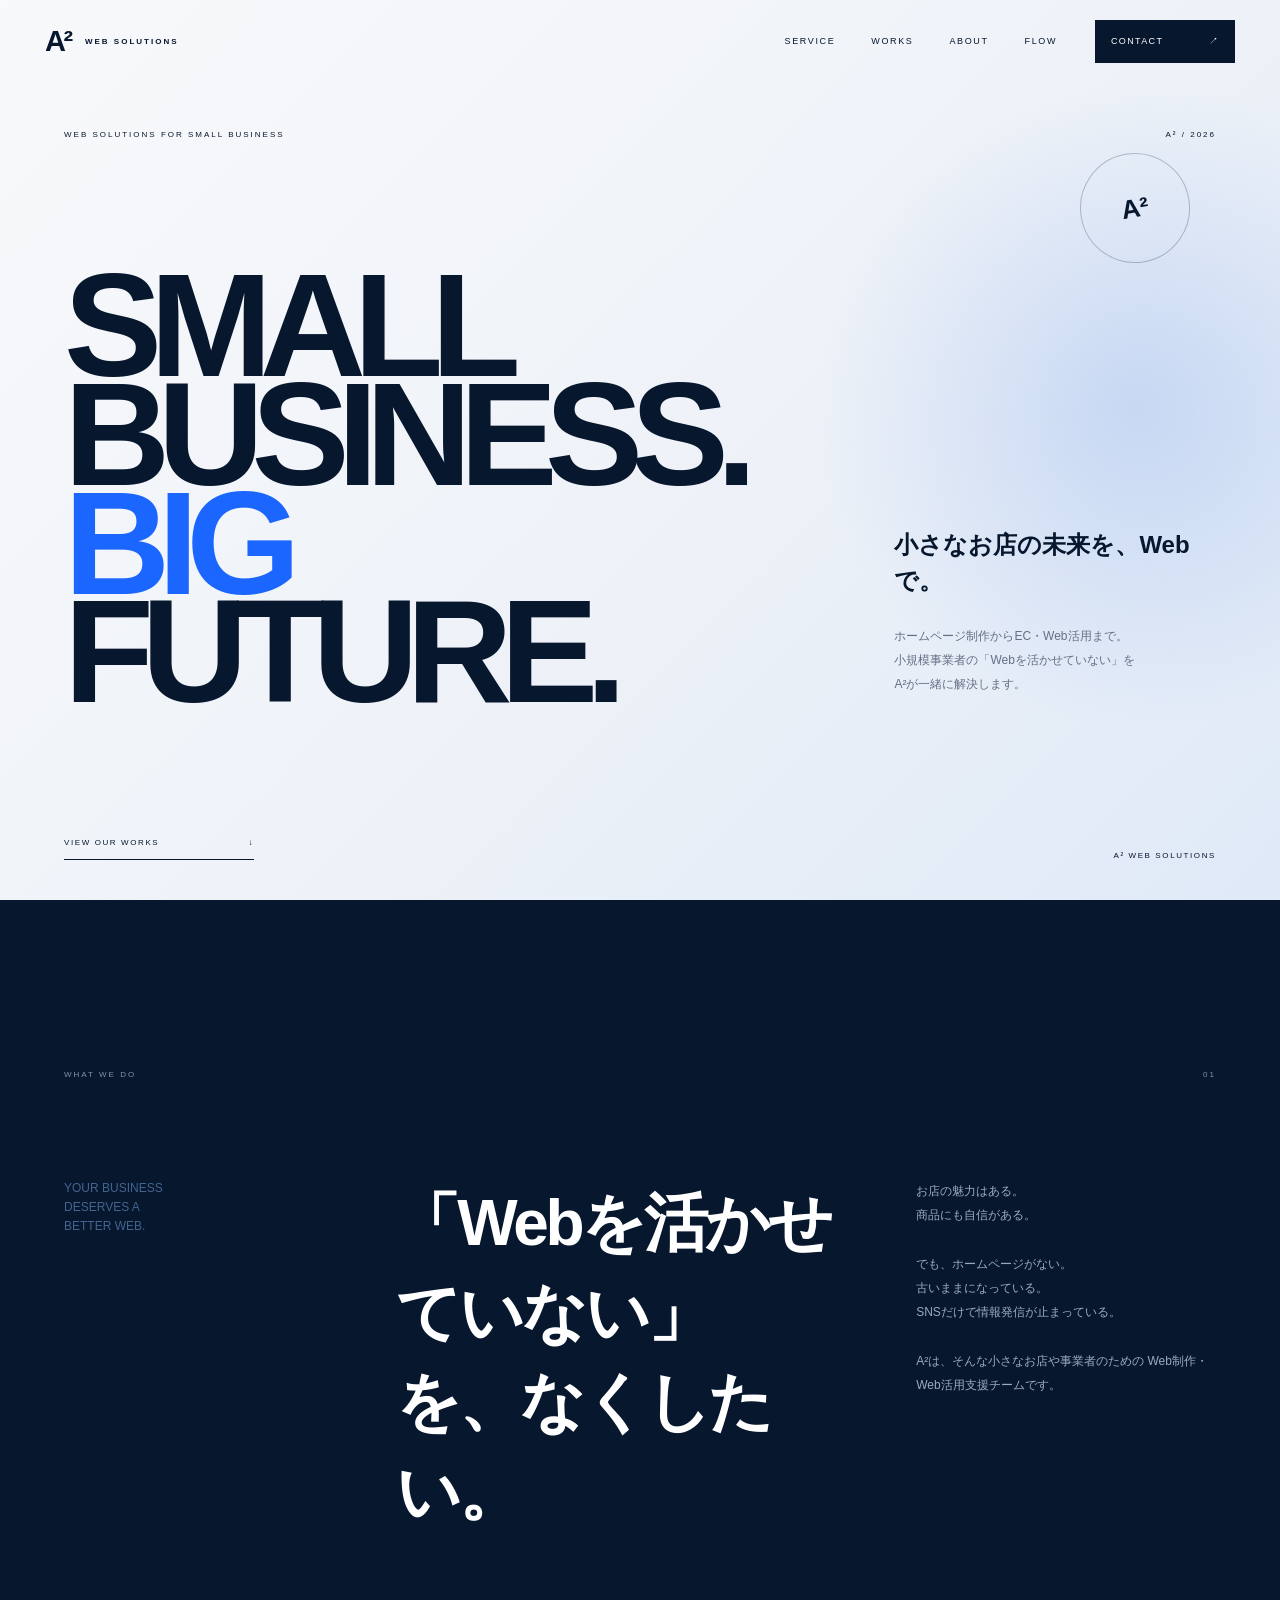
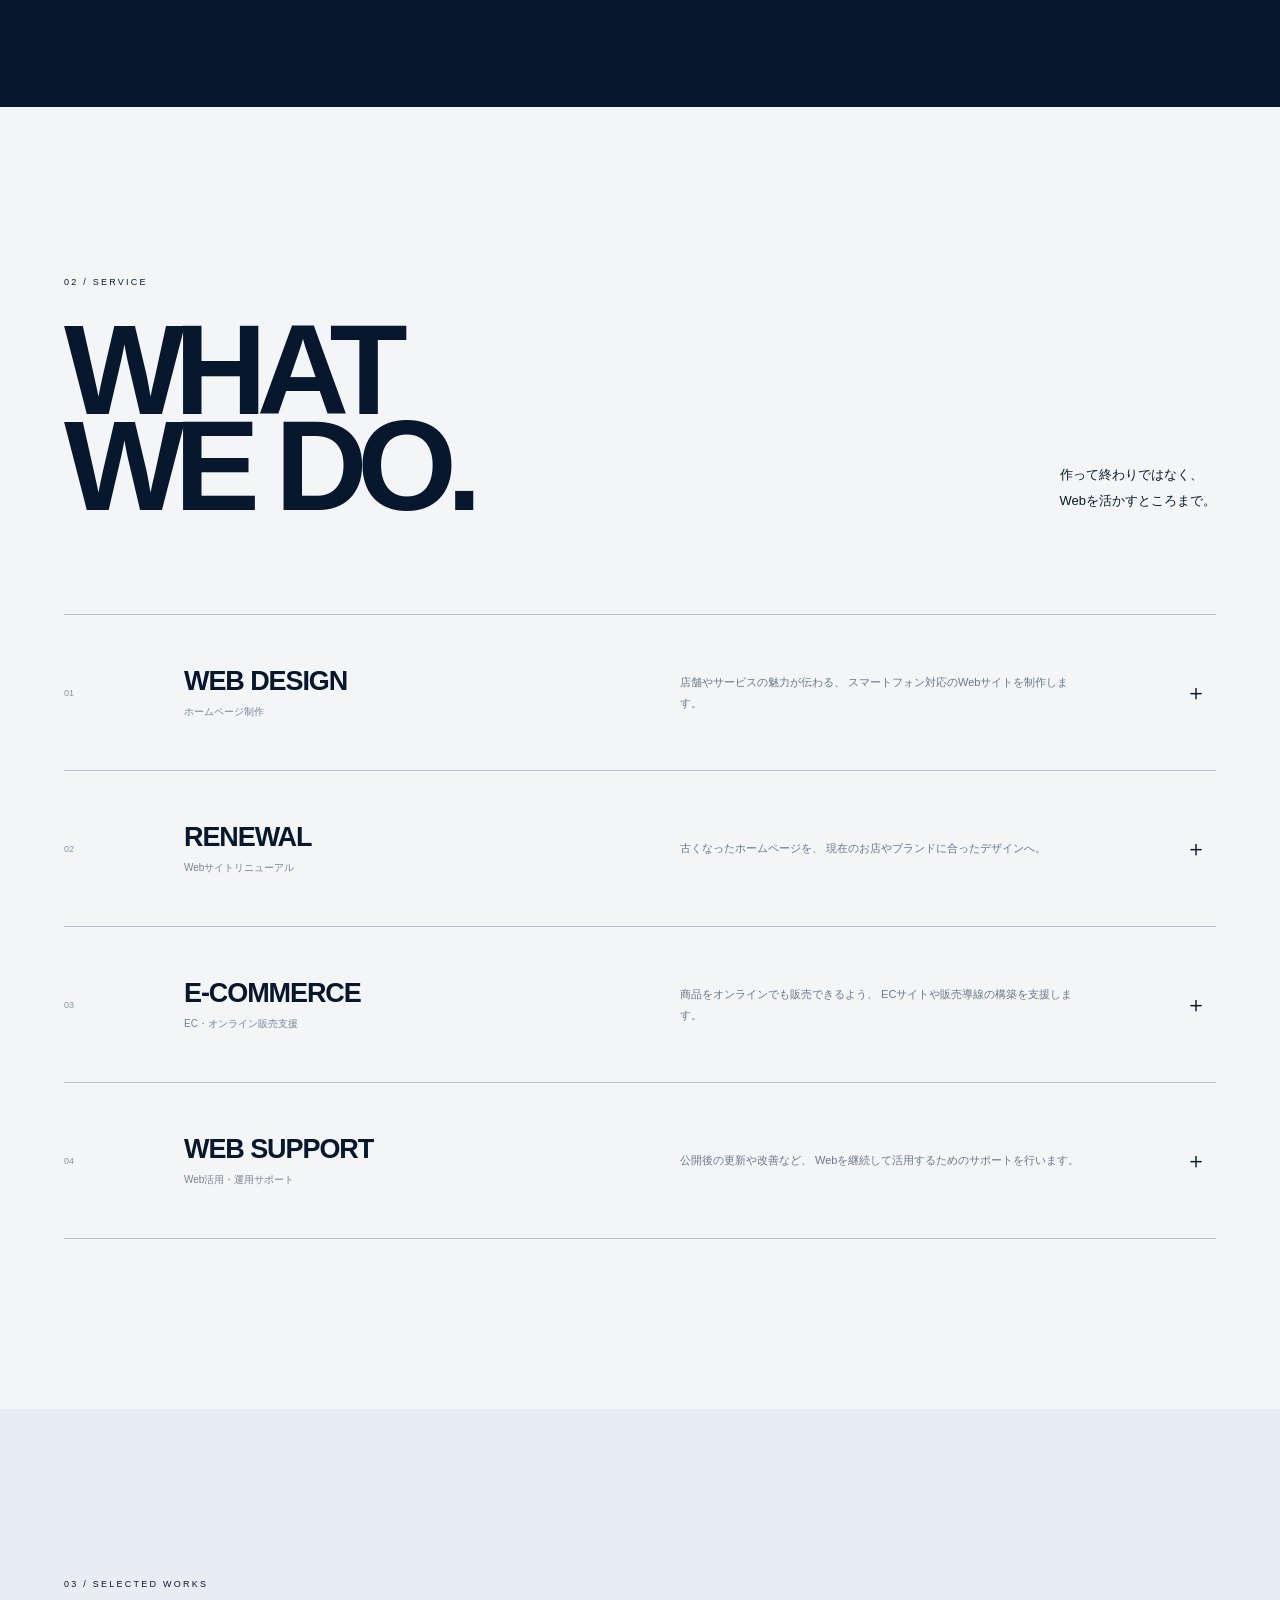
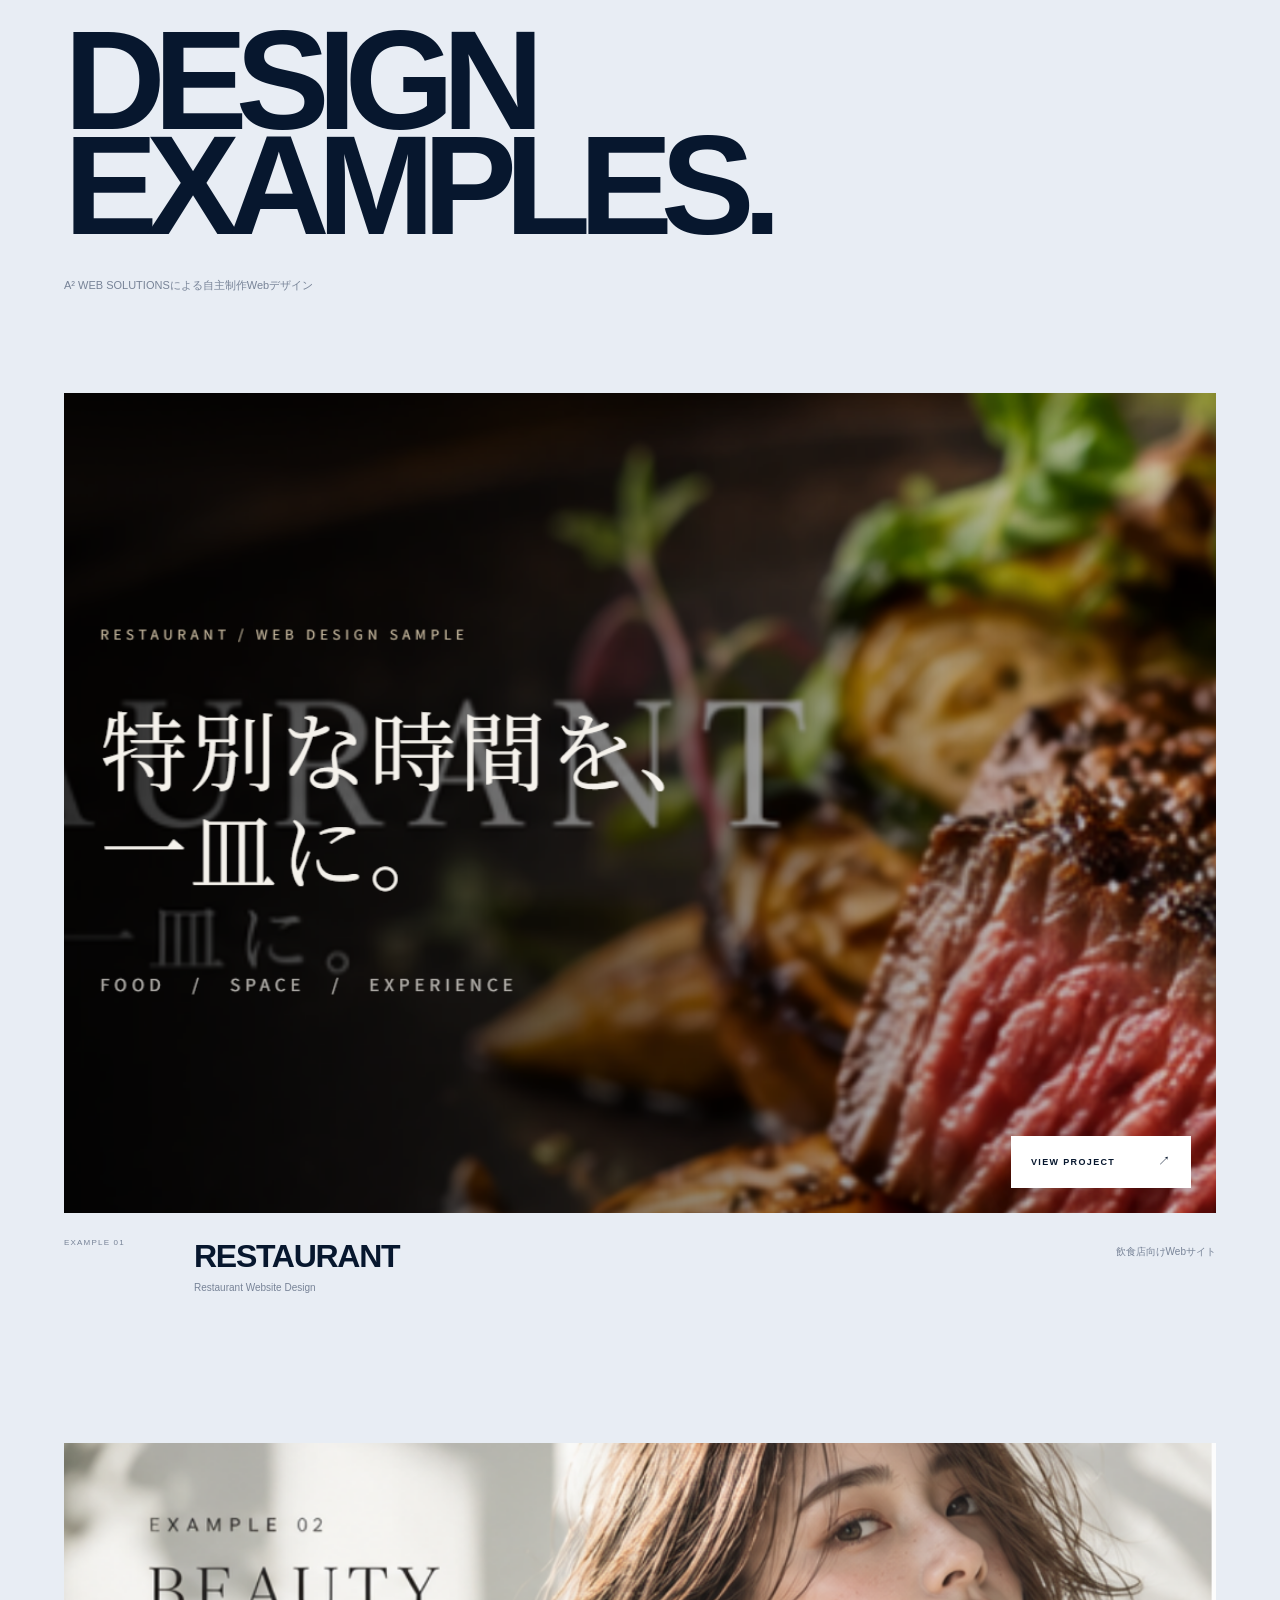
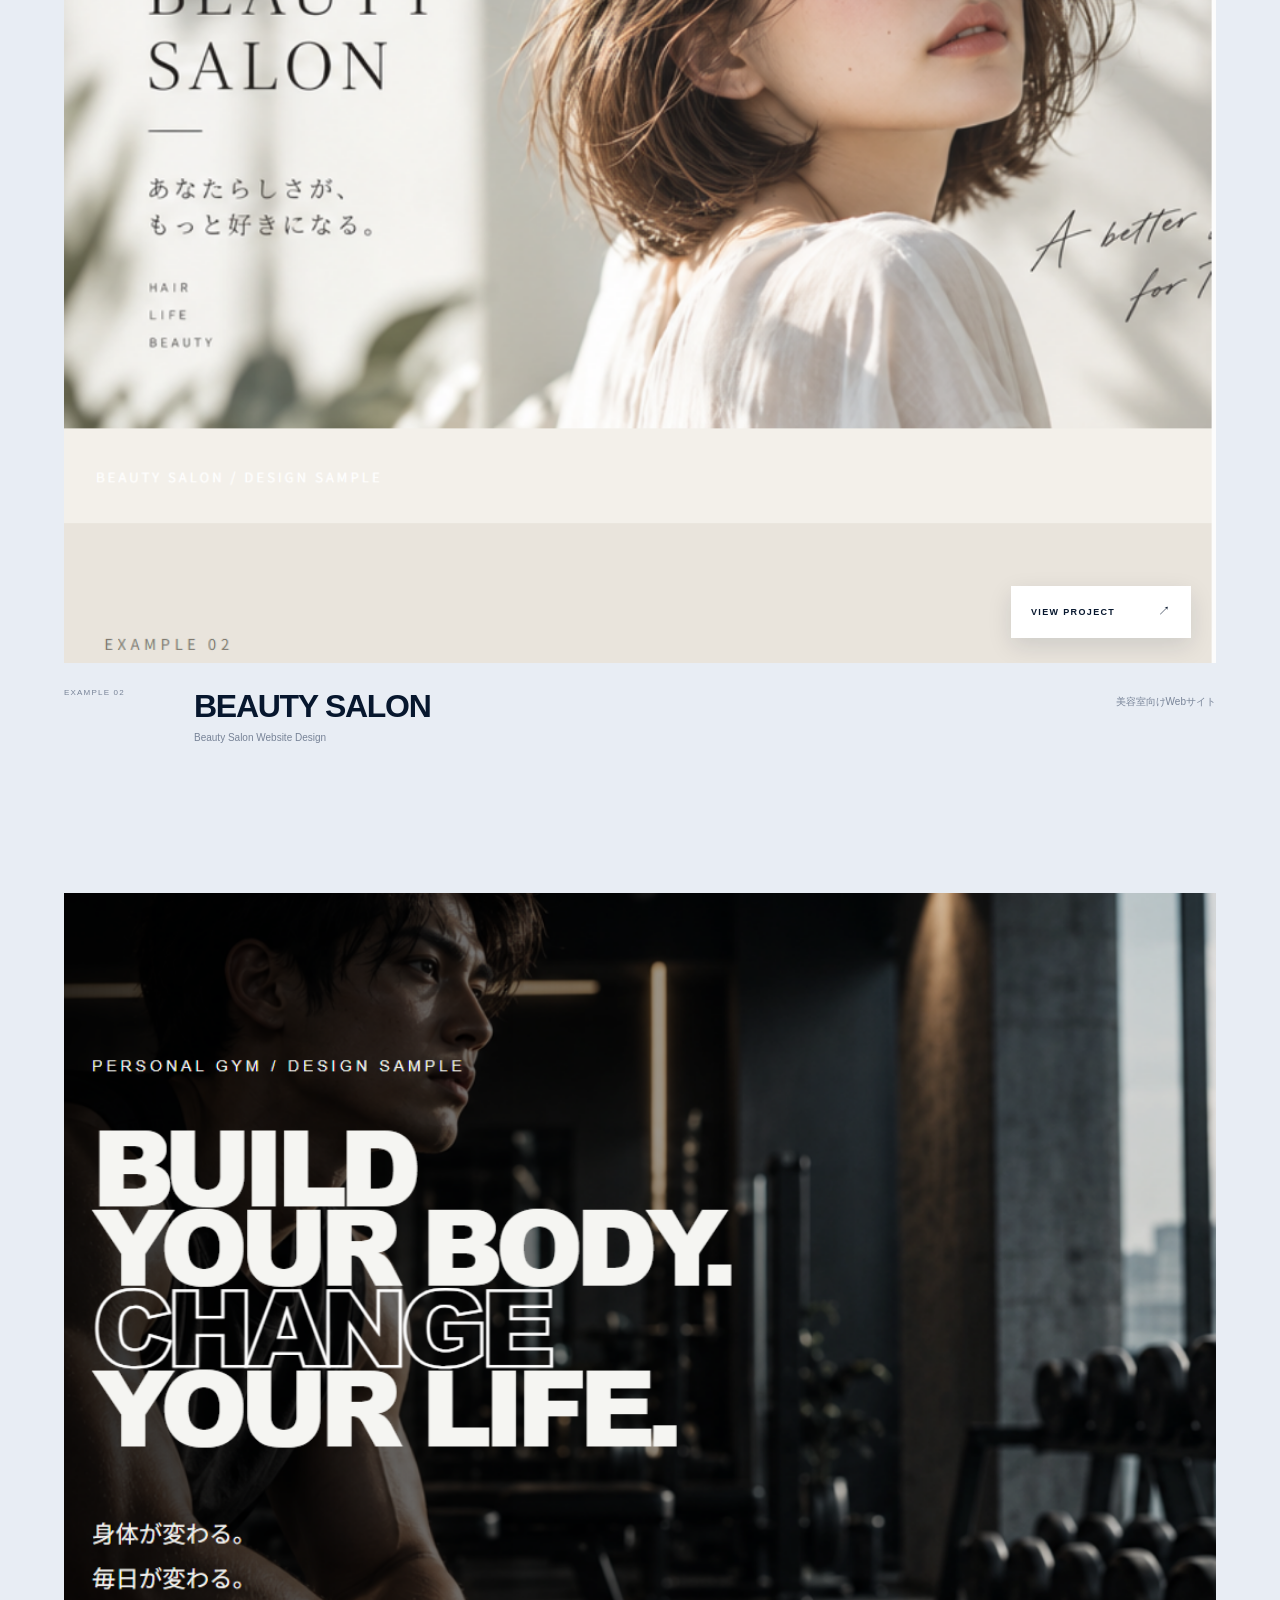
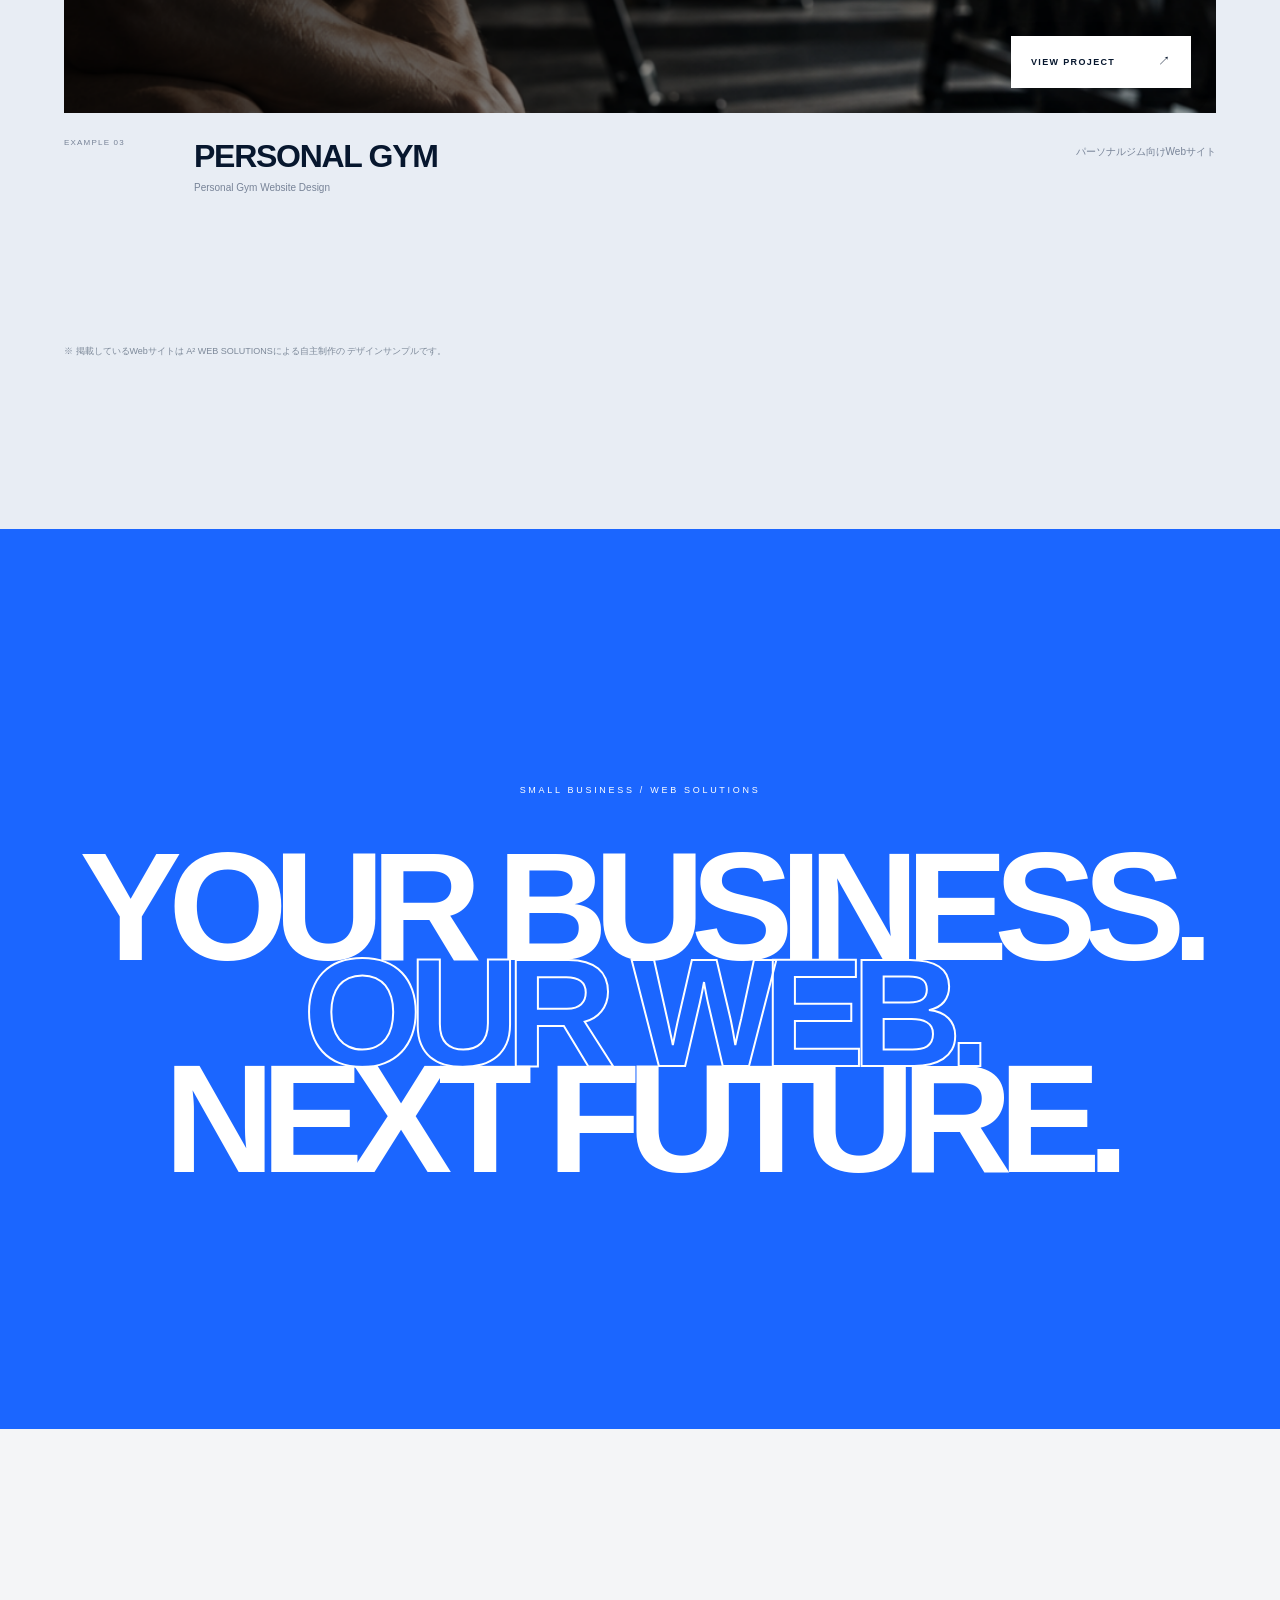
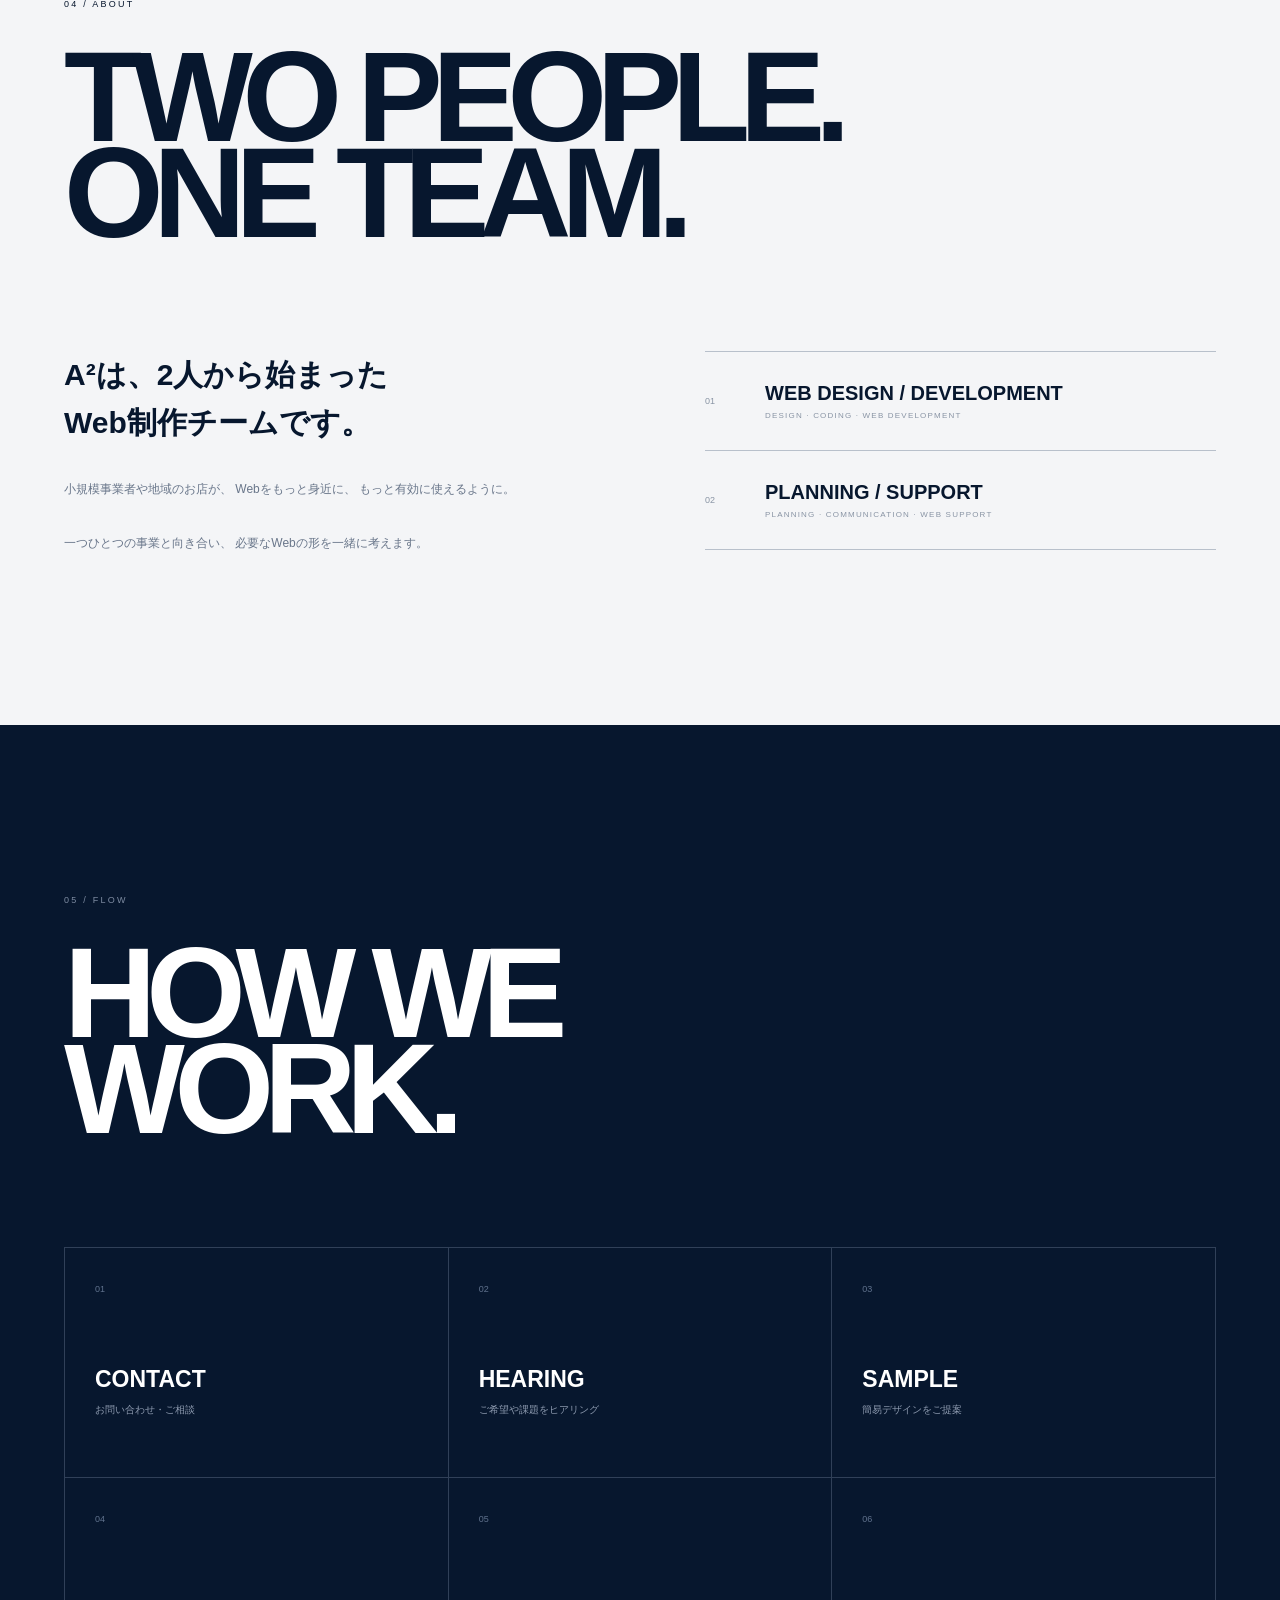
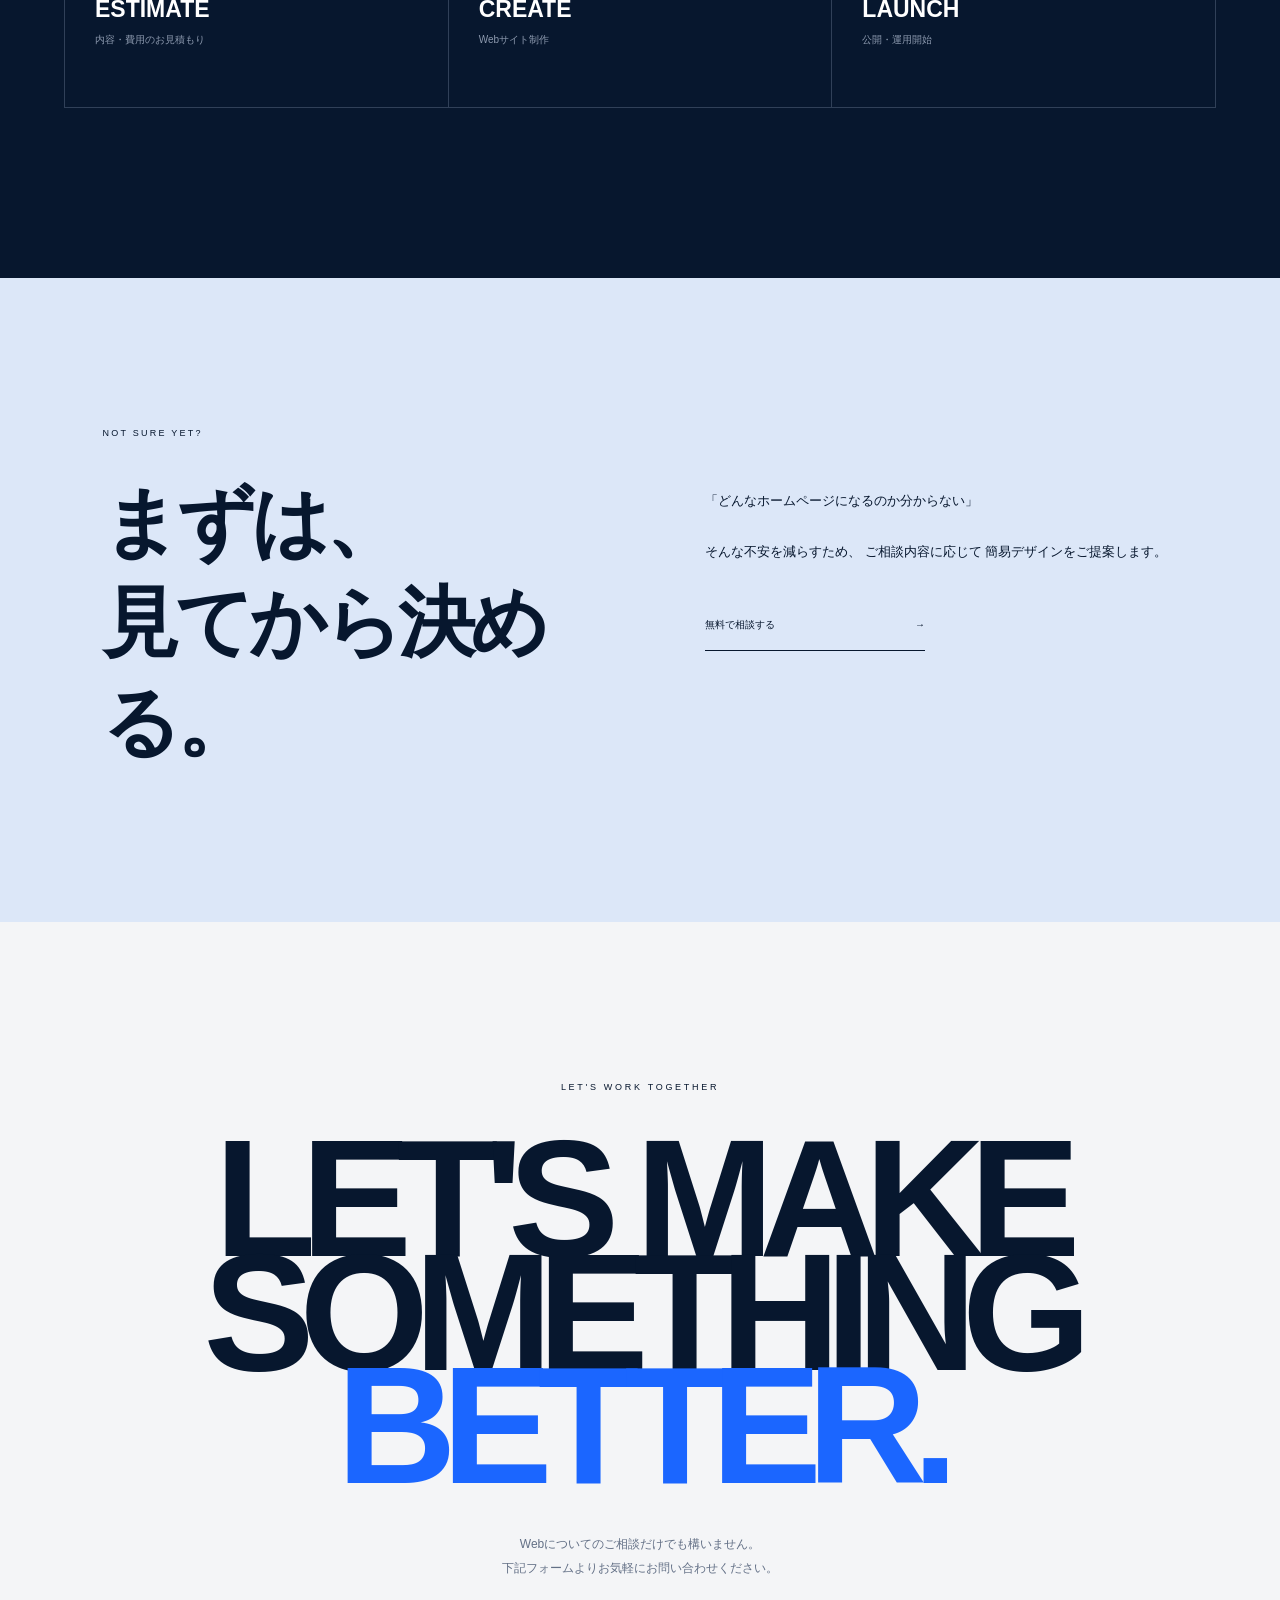
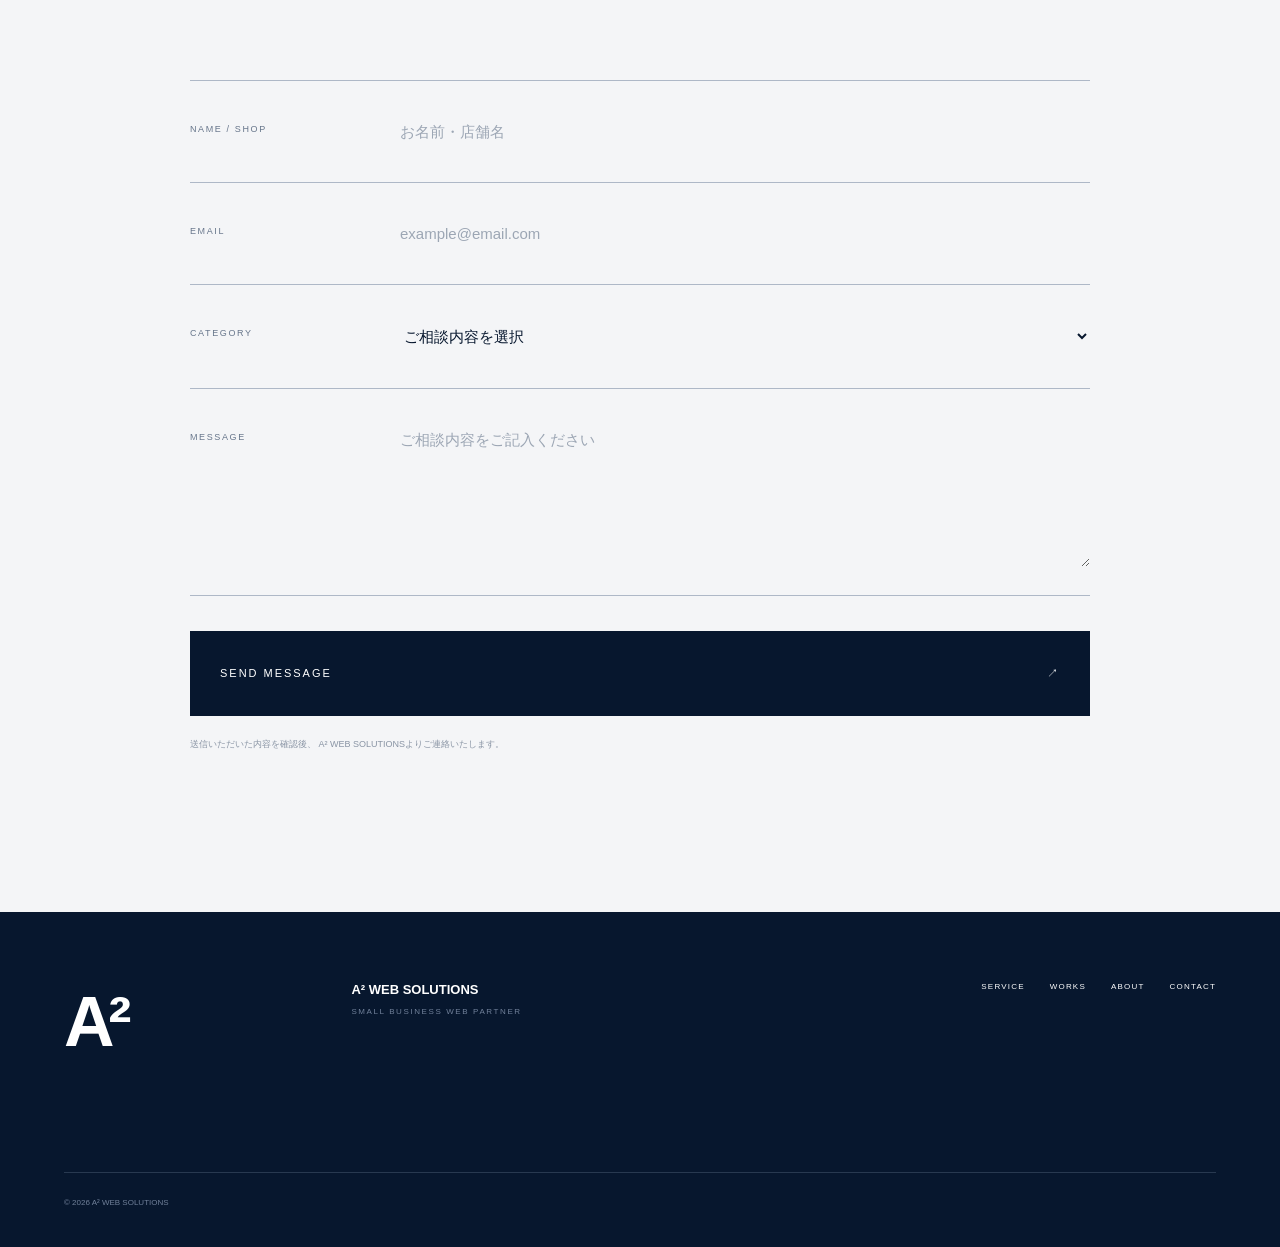
<file: index.html>
<!DOCTYPE html>
<html lang="ja">

<head>
  <meta charset="UTF-8">

  <meta
    name="viewport"
    content="width=device-width, initial-scale=1.0"
  >

  <meta
    name="description"
    content="A² WEB SOLUTIONSは、小規模事業者・店舗向けにホームページ制作、ECサイト制作、Web活用支援を行うWeb制作チームです。"
  >

  <title>A² WEB SOLUTIONS｜小さなお店の未来を、Webで。</title>

  <link rel="stylesheet" href="style.css">
</head>

<body>


<!-- ================================
HEADER
================================ -->

<header class="header">

  <a href="#top" class="logo">

    <strong>A²</strong>

    <span>WEB SOLUTIONS</span>

  </a>


  <nav class="nav">

    <a href="#service">SERVICE</a>
    <a href="#works">WORKS</a>
    <a href="#about">ABOUT</a>
    <a href="#flow">FLOW</a>

  </nav>


  <a href="#contact" class="header-contact">

    CONTACT

    <span>↗</span>

  </a>


  <button
    class="menu-button"
    aria-label="メニューを開く"
  >
    MENU
  </button>

</header>


<main>


<!-- ================================
HERO
================================ -->

<section class="hero" id="top">


  <div class="hero-top">

    <p>
      WEB SOLUTIONS FOR SMALL BUSINESS
    </p>

    <p>
      A² / 2026
    </p>

  </div>


  <div class="hero-main">


    <div>

      <h1>

        SMALL<br class="mobile-break">

        BUSINESS.<br>

        <span>BIG</span>

        FUTURE.

      </h1>

    </div>


    <div class="hero-copy">

      <h2>
        小さなお店の未来を、Webで。
      </h2>

      <p>
        ホームページ制作からEC・Web活用まで。<br>
        小規模事業者の「Webを活かせていない」を<br>
        A²が一緒に解決します。
      </p>

    </div>


  </div>


  <div class="hero-bottom">

    <a href="#works">

      VIEW OUR WORKS

      <span>↓</span>

    </a>

    <p>
      A² WEB SOLUTIONS
    </p>

  </div>


  <div class="hero-circle">
    A²
  </div>


</section>


<!-- ================================
INTRO
================================ -->

<section class="intro">


  <div class="intro-top">

    <p>WHAT WE DO</p>

    <span>01</span>

  </div>


  <div class="intro-grid">


    <p class="intro-en">

      YOUR BUSINESS<br>
      DESERVES A<br>
      BETTER WEB.

    </p>


    <h2>

      「Webを活かせていない」<br>
      を、なくしたい。

    </h2>


    <div class="intro-copy">

      <p>
        お店の魅力はある。<br>
        商品にも自信がある。
      </p>

      <p>
        でも、ホームページがない。<br>
        古いままになっている。<br>
        SNSだけで情報発信が止まっている。
      </p>

      <p>
        A²は、そんな小さなお店や事業者のための
        Web制作・Web活用支援チームです。
      </p>

    </div>


  </div>


</section>


<!-- ================================
SERVICE
================================ -->

<section class="service" id="service">


  <div class="section-head">

    <div>

      <p class="section-label">
        02 / SERVICE
      </p>

      <h2>
        WHAT<br>
        WE DO.
      </h2>

    </div>


    <p class="section-jp">

      作って終わりではなく、<br>
      Webを活かすところまで。

    </p>

  </div>


  <div class="service-list">


    <!-- 01 -->

    <article class="service-item">

      <button
        class="service-main"
        type="button"
      >

        <span class="service-number">
          01
        </span>


        <div class="service-name">

          <h3>WEB DESIGN</h3>

          <p>ホームページ制作</p>

        </div>


        <p class="service-description">

          店舗やサービスの魅力が伝わる、
          スマートフォン対応のWebサイトを制作します。

        </p>


        <span class="service-arrow">
          ＋
        </span>

      </button>


      <div class="service-detail">

        <div class="service-detail-inner">

          <p class="detail-label">
            SERVICE 01
          </p>


          <div>

            <h4>
              お店の魅力を、<br>
              Web上でも伝わる形に。
            </h4>

          </div>


          <div>

            <p>
              飲食店、美容室、パーソナルジムなど、
              小規模店舗・個人事業向けの
              ホームページを制作します。
            </p>

            <p>
              デザインだけでなく、
              スマートフォン表示や
              お問い合わせまでの導線も考えて設計します。
            </p>

            <a href="#contact">
              このサービスについて相談する →
            </a>

          </div>

        </div>

      </div>

    </article>


    <!-- 02 -->

    <article class="service-item">

      <button
        class="service-main"
        type="button"
      >

        <span class="service-number">
          02
        </span>


        <div class="service-name">

          <h3>RENEWAL</h3>

          <p>Webサイトリニューアル</p>

        </div>


        <p class="service-description">

          古くなったホームページを、
          現在のお店やブランドに合ったデザインへ。

        </p>


        <span class="service-arrow">
          ＋
        </span>

      </button>


      <div class="service-detail">

        <div class="service-detail-inner">

          <p class="detail-label">
            SERVICE 02
          </p>


          <div>

            <h4>
              今のお店に合う<br>
              Webサイトへ。
            </h4>

          </div>


          <div>

            <p>
              デザインが古い、
              スマートフォンで見づらい、
              情報を更新できていないなど、
              既存サイトの課題を整理します。
            </p>

            <p>
              現在のお店やサービスに合わせて、
              Webサイトを再設計します。
            </p>

            <a href="#contact">
              リニューアルについて相談する →
            </a>

          </div>

        </div>

      </div>

    </article>


    <!-- 03 -->

    <article class="service-item">

      <button
        class="service-main"
        type="button"
      >

        <span class="service-number">
          03
        </span>


        <div class="service-name">

          <h3>E-COMMERCE</h3>

          <p>EC・オンライン販売支援</p>

        </div>


        <p class="service-description">

          商品をオンラインでも販売できるよう、
          ECサイトや販売導線の構築を支援します。

        </p>


        <span class="service-arrow">
          ＋
        </span>

      </button>


      <div class="service-detail">

        <div class="service-detail-inner">

          <p class="detail-label">
            SERVICE 03
          </p>


          <div>

            <h4>
              お店の商品を、<br>
              オンラインへ。
            </h4>

          </div>


          <div>

            <p>
              店頭を中心に販売している商品を、
              Webから購入できる環境づくりを支援します。
            </p>

            <p>
              商品の見せ方から、
              購入までの導線を考えて設計します。
            </p>

            <a href="#contact">
              ECについて相談する →
            </a>

          </div>

        </div>

      </div>

    </article>


    <!-- 04 -->

    <article class="service-item">

      <button
        class="service-main"
        type="button"
      >

        <span class="service-number">
          04
        </span>


        <div class="service-name">

          <h3>WEB SUPPORT</h3>

          <p>Web活用・運用サポート</p>

        </div>


        <p class="service-description">

          公開後の更新や改善など、
          Webを継続して活用するためのサポートを行います。

        </p>


        <span class="service-arrow">
          ＋
        </span>

      </button>


      <div class="service-detail">

        <div class="service-detail-inner">

          <p class="detail-label">
            SERVICE 04
          </p>


          <div>

            <h4>
              作って終わりに<br>
              しない。
            </h4>

          </div>


          <div>

            <p>
              Webサイト公開後の情報更新や
              ページ改善など、
              継続してWebを活用するための
              サポートを行います。
            </p>

            <a href="#contact">
              Web運用について相談する →
            </a>

          </div>

        </div>

      </div>

    </article>


  </div>


</section>


<!-- ================================
WORKS
================================ -->

<section class="works" id="works">


  <div class="works-head">

    <p>
      03 / SELECTED WORKS
    </p>


    <h2>

      DESIGN<br>
      EXAMPLES.

    </h2>


    <span>
      A² WEB SOLUTIONSによる自主制作Webデザイン
    </span>

  </div>


  <!-- RESTAURANT -->

  <article class="work">


    <a
      href="restaurant-example/index.html"
      class="work-link"
    >

      <div class="work-image">

        <img
          src="images/restaurant.png"
          alt="飲食店向けWebサイトデザイン"
        >

        <span class="work-view">

          VIEW PROJECT

          <b>↗</b>

        </span>

      </div>

    </a>


    <div class="work-info">

      <span>EXAMPLE 01</span>


      <div>

        <h3>RESTAURANT</h3>

        <p>
          Restaurant Website Design
        </p>

      </div>


      <p>
        飲食店向けWebサイト
      </p>

    </div>


  </article>


  <!-- BEAUTY -->

  <article class="work">


    <a
      href="beauty-example/index.html"
      class="work-link"
    >

      <div class="work-image">

        <img
          src="images/beauty.png"
          alt="美容室向けWebサイトデザイン"
        >

        <span class="work-view">

          VIEW PROJECT

          <b>↗</b>

        </span>

      </div>

    </a>


    <div class="work-info">

      <span>EXAMPLE 02</span>


      <div>

        <h3>BEAUTY SALON</h3>

        <p>
          Beauty Salon Website Design
        </p>

      </div>


      <p>
        美容室向けWebサイト
      </p>

    </div>


  </article>


  <!-- GYM -->

  <article class="work">


    <a
      href="gym-example/index.html"
      class="work-link"
    >

      <div class="work-image">

        <img
          src="images/gym.png"
          alt="パーソナルジム向けWebサイトデザイン"
        >

        <span class="work-view">

          VIEW PROJECT

          <b>↗</b>

        </span>

      </div>

    </a>


    <div class="work-info">

      <span>EXAMPLE 03</span>


      <div>

        <h3>PERSONAL GYM</h3>

        <p>
          Personal Gym Website Design
        </p>

      </div>


      <p>
        パーソナルジム向けWebサイト
      </p>

    </div>


  </article>


  <p class="works-note">

    ※ 掲載しているWebサイトは
    A² WEB SOLUTIONSによる自主制作の
    デザインサンプルです。

  </p>


</section>


<!-- ================================
MESSAGE
================================ -->

<section class="message">


  <p>
    SMALL BUSINESS / WEB SOLUTIONS
  </p>


  <h2>

    YOUR BUSINESS.<br>

    <span>OUR WEB.</span><br>

    NEXT FUTURE.

  </h2>


</section>


<!-- ================================
ABOUT
================================ -->

<section class="about" id="about">


  <div class="about-head">

    <p>
      04 / ABOUT
    </p>


    <h2>

      TWO PEOPLE.<br>
      ONE TEAM.

    </h2>

  </div>


  <div class="about-content">


    <div class="about-copy">

      <h3>

        A²は、2人から始まった<br>
        Web制作チームです。

      </h3>


      <p>

        小規模事業者や地域のお店が、
        Webをもっと身近に、
        もっと有効に使えるように。

      </p>


      <p>

        一つひとつの事業と向き合い、
        必要なWebの形を一緒に考えます。

      </p>

    </div>


    <div class="members">


      <div class="member">

        <span>01</span>

        <div>

          <h4>
            WEB DESIGN / DEVELOPMENT
          </h4>

          <p>
            DESIGN · CODING · WEB DEVELOPMENT
          </p>

        </div>

      </div>


      <div class="member">

        <span>02</span>

        <div>

          <h4>
            PLANNING / SUPPORT
          </h4>

          <p>
            PLANNING · COMMUNICATION · WEB SUPPORT
          </p>

        </div>

      </div>


    </div>


  </div>


</section>


<!-- ================================
FLOW
================================ -->

<section class="flow" id="flow">


  <div class="flow-title">

    <p>
      05 / FLOW
    </p>


    <h2>

      HOW WE<br>
      WORK.

    </h2>

  </div>


  <div class="flow-list">


    <div class="flow-item">

      <span>01</span>

      <h3>CONTACT</h3>

      <p>
        お問い合わせ・ご相談
      </p>

    </div>


    <div class="flow-item">

      <span>02</span>

      <h3>HEARING</h3>

      <p>
        ご希望や課題をヒアリング
      </p>

    </div>


    <div class="flow-item">

      <span>03</span>

      <h3>SAMPLE</h3>

      <p>
        簡易デザインをご提案
      </p>

    </div>


    <div class="flow-item">

      <span>04</span>

      <h3>ESTIMATE</h3>

      <p>
        内容・費用のお見積もり
      </p>

    </div>


    <div class="flow-item">

      <span>05</span>

      <h3>CREATE</h3>

      <p>
        Webサイト制作
      </p>

    </div>


    <div class="flow-item">

      <span>06</span>

      <h3>LAUNCH</h3>

      <p>
        公開・運用開始
      </p>

    </div>


  </div>


</section>


<!-- ================================
FREE SAMPLE
================================ -->

<section class="free-sample">


  <div>

    <p class="sample-label">
      NOT SURE YET?
    </p>


    <h2>

      まずは、<br>
      見てから決める。

    </h2>

  </div>


  <div class="free-sample-copy">

    <p>
      「どんなホームページになるのか分からない」
    </p>


    <p>

      そんな不安を減らすため、
      ご相談内容に応じて
      簡易デザインをご提案します。

    </p>


    <a href="#contact">

      無料で相談する

      <span>→</span>

    </a>

  </div>


</section>


<!-- ================================
CONTACT
================================ -->

<section class="contact" id="contact">


  <div class="contact-head">


    <p class="contact-label">
      LET'S WORK TOGETHER
    </p>


    <h2>

      LET'S MAKE<br>
      SOMETHING<br>

      <span>BETTER.</span>

    </h2>


    <p class="contact-jp">

      Webについてのご相談だけでも構いません。<br>
      下記フォームよりお気軽にお問い合わせください。

    </p>


  </div>


  <div class="contact-form-wrap">


    <!--
    Formspree登録後、

    YOUR_FORM_ID

    の部分だけ自分のIDに変更
    -->


    <form
      class="contact-form"
      action="https://formspree.io/f/xeaoowlo"
      method="POST"
    >


      <div class="form-row">

        <label for="name">
          NAME / SHOP
        </label>

        <input
          id="name"
          type="text"
          name="name"
          placeholder="お名前・店舗名"
          required
        >

      </div>


      <div class="form-row">

        <label for="email">
          EMAIL
        </label>

        <input
          id="email"
          type="email"
          name="email"
          placeholder="example@email.com"
          required
        >

      </div>


      <div class="form-row">

        <label for="category">
          CATEGORY
        </label>

        <select
          id="category"
          name="category"
        >

          <option value="">
            ご相談内容を選択
          </option>

          <option value="web-design">
            ホームページ制作
          </option>

          <option value="renewal">
            Webサイトリニューアル
          </option>

          <option value="ecommerce">
            EC・オンライン販売
          </option>

          <option value="support">
            Web活用・運用
          </option>

          <option value="other">
            その他
          </option>

        </select>

      </div>


      <div class="form-row">

        <label for="message">
          MESSAGE
        </label>

        <textarea
          id="message"
          name="message"
          placeholder="ご相談内容をご記入ください"
          required
        ></textarea>

      </div>


      <button
        type="submit"
        class="form-submit"
      >

        <span>
          SEND MESSAGE
        </span>

        <span>
          ↗
        </span>

      </button>


      <p class="form-note">

        送信いただいた内容を確認後、
        A² WEB SOLUTIONSよりご連絡いたします。

      </p>


    </form>


  </div>


</section>


</main>


<!-- ================================
FOOTER
================================ -->

<footer class="footer">


  <div class="footer-logo">
    A²
  </div>


  <div class="footer-name">

    <p>
      A² WEB SOLUTIONS
    </p>

    <span>
      SMALL BUSINESS WEB PARTNER
    </span>

  </div>


  <nav class="footer-links">

    <a href="#service">
      SERVICE
    </a>

    <a href="#works">
      WORKS
    </a>

    <a href="#about">
      ABOUT
    </a>

    <a href="#contact">
      CONTACT
    </a>

  </nav>


  <p class="copyright">
    © 2026 A² WEB SOLUTIONS
  </p>


</footer>


<script src="script.js"></script>

</body>
</html>
</file>
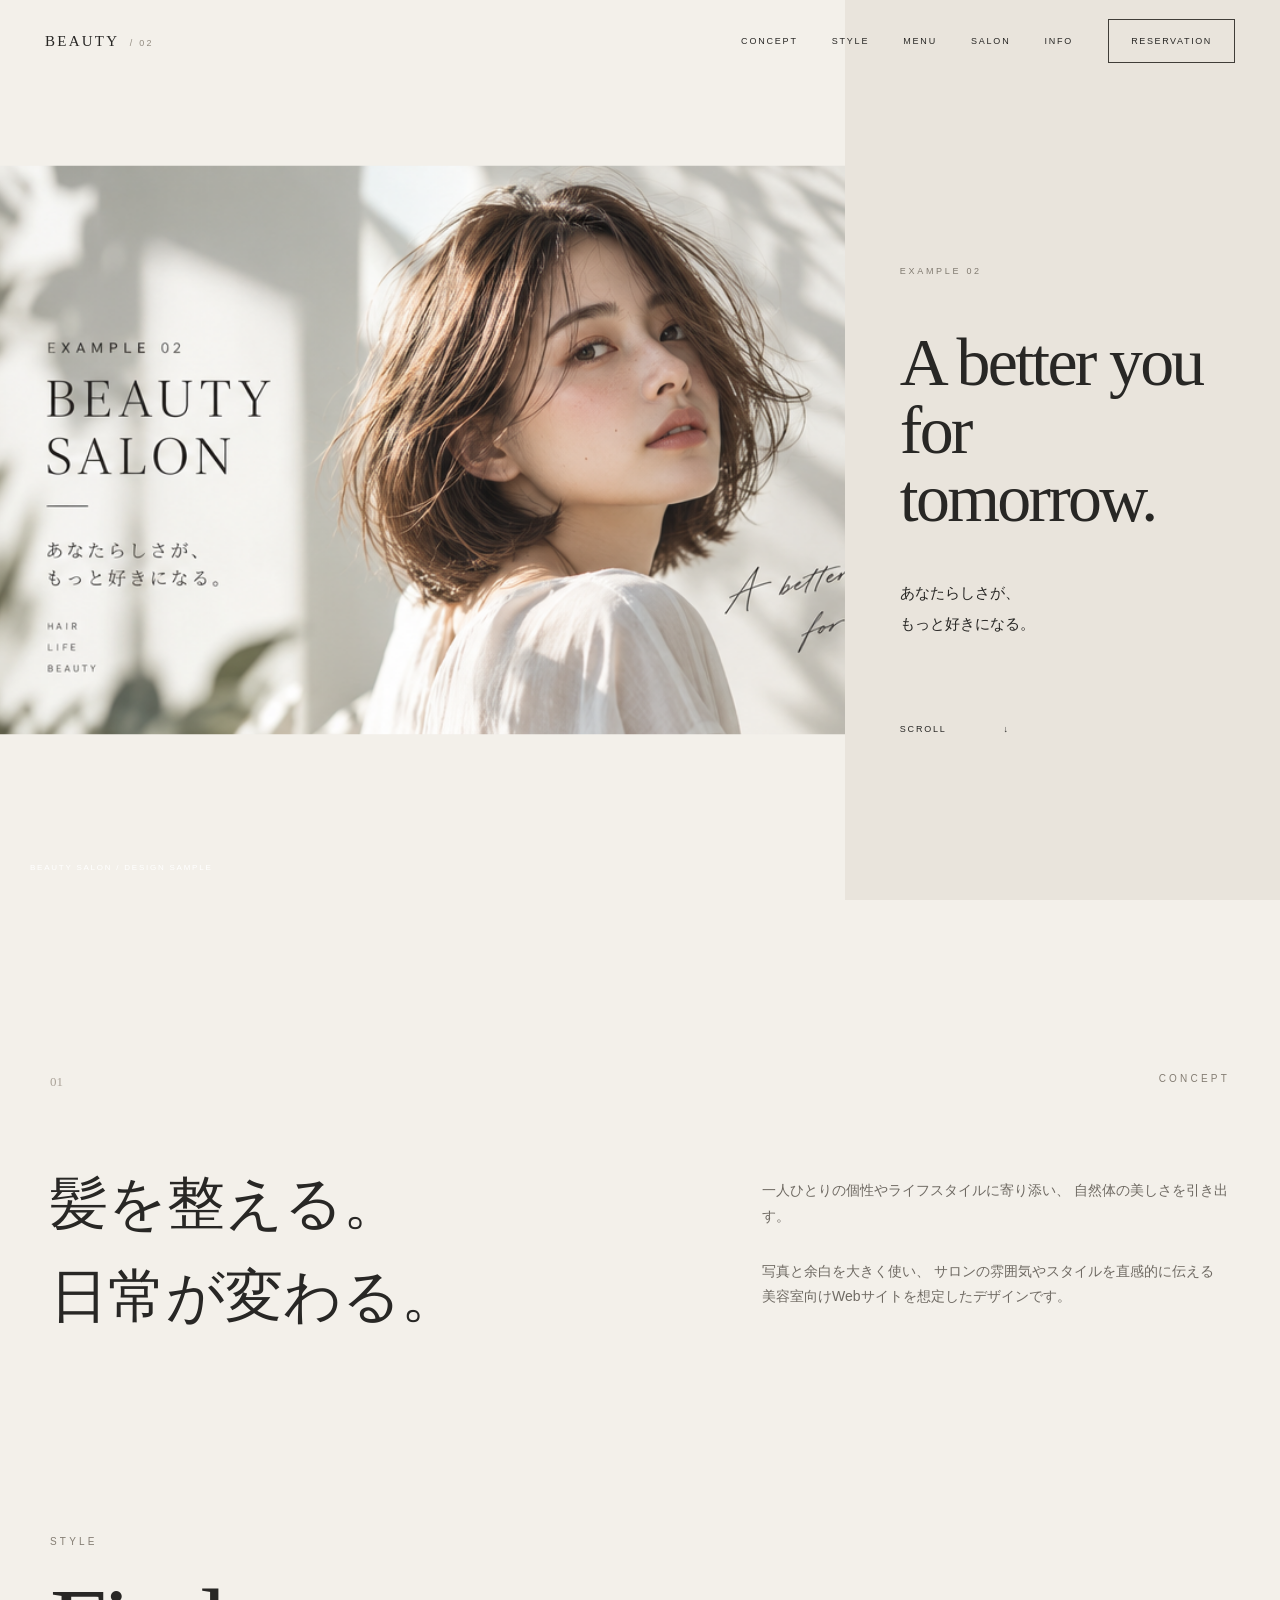
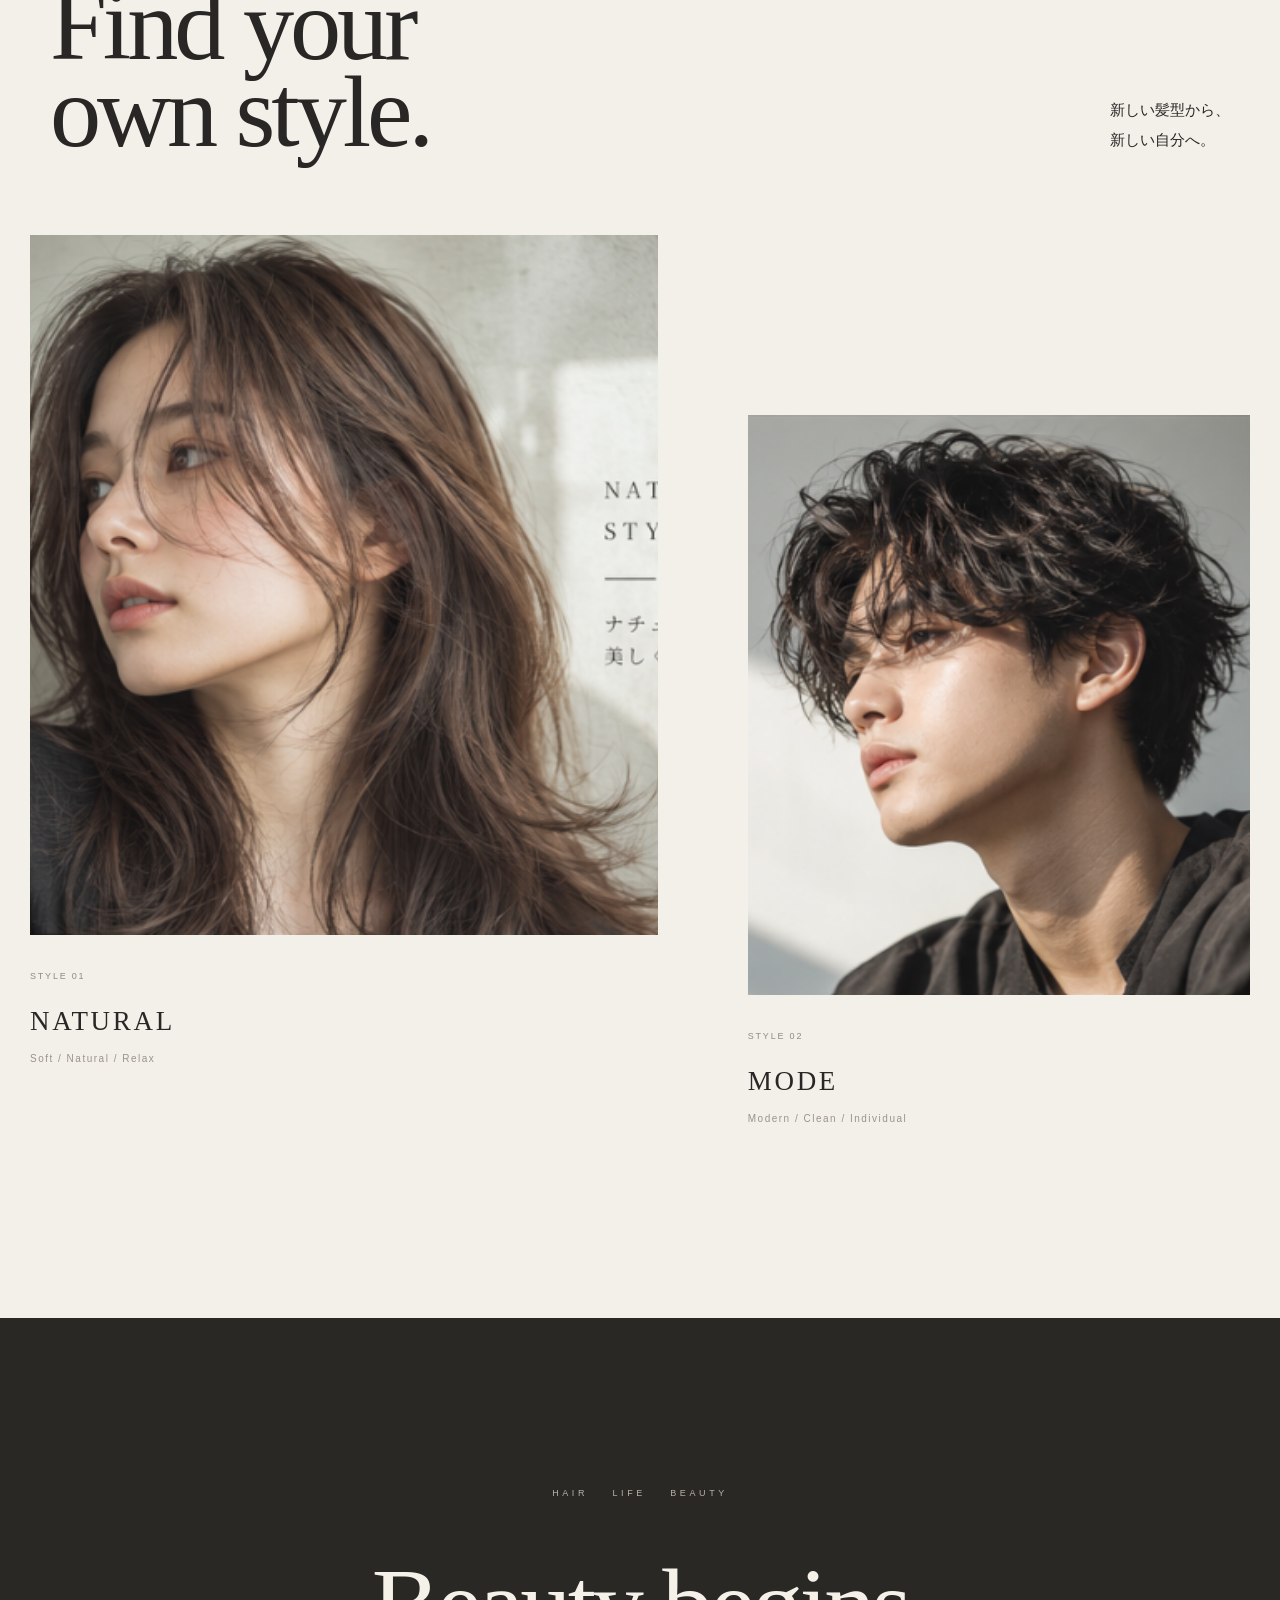
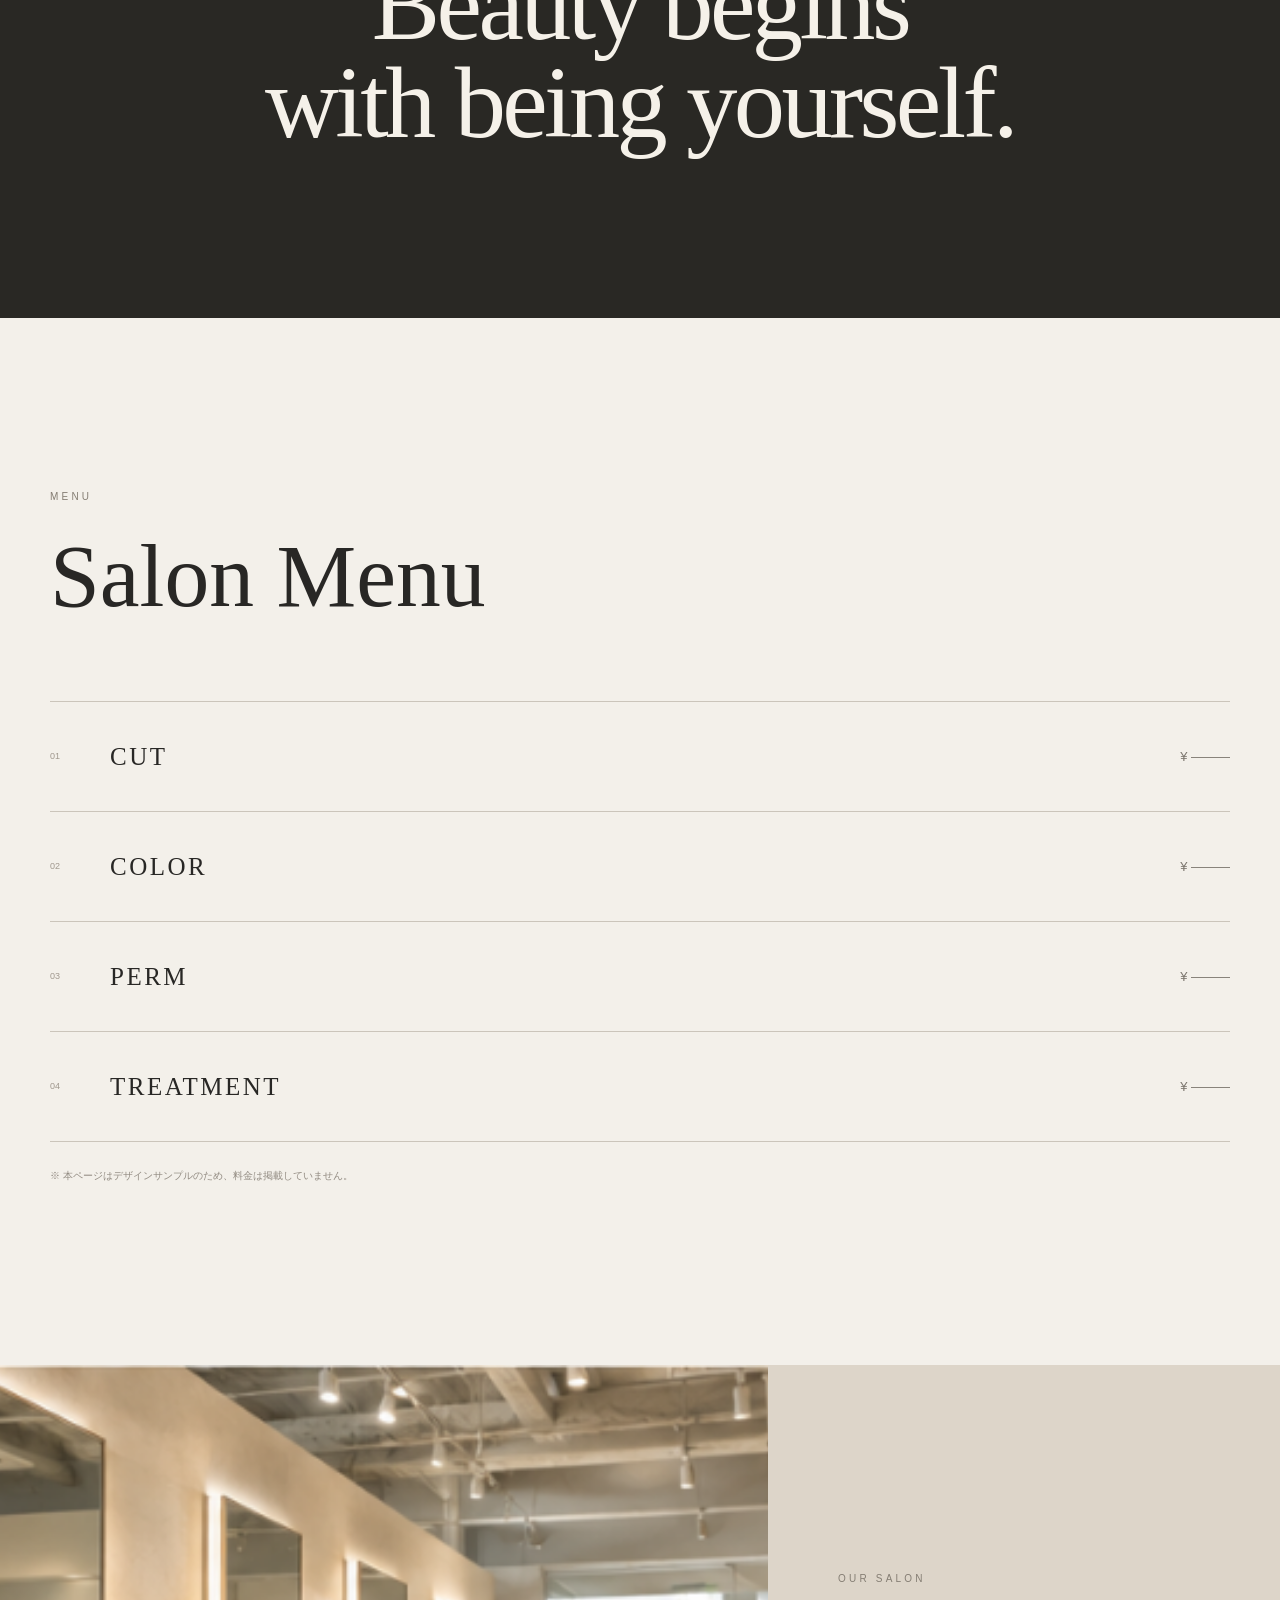
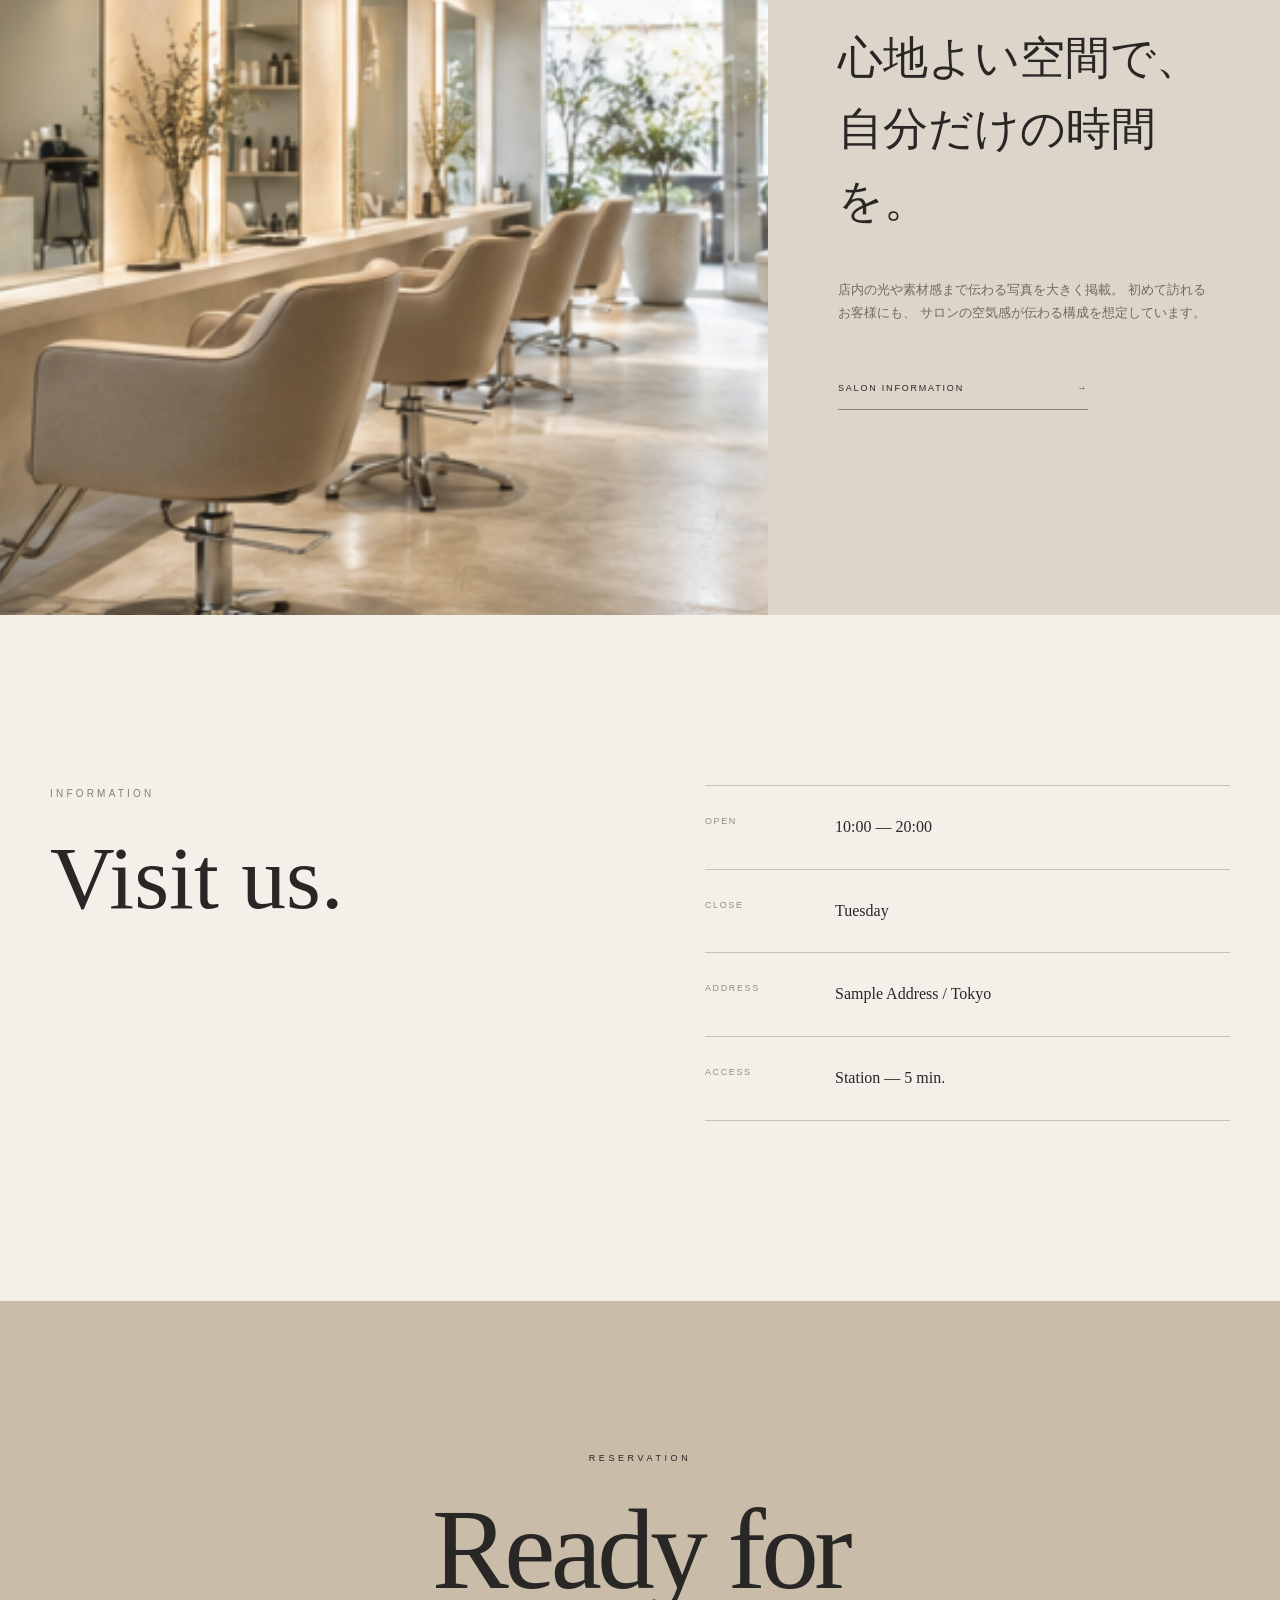
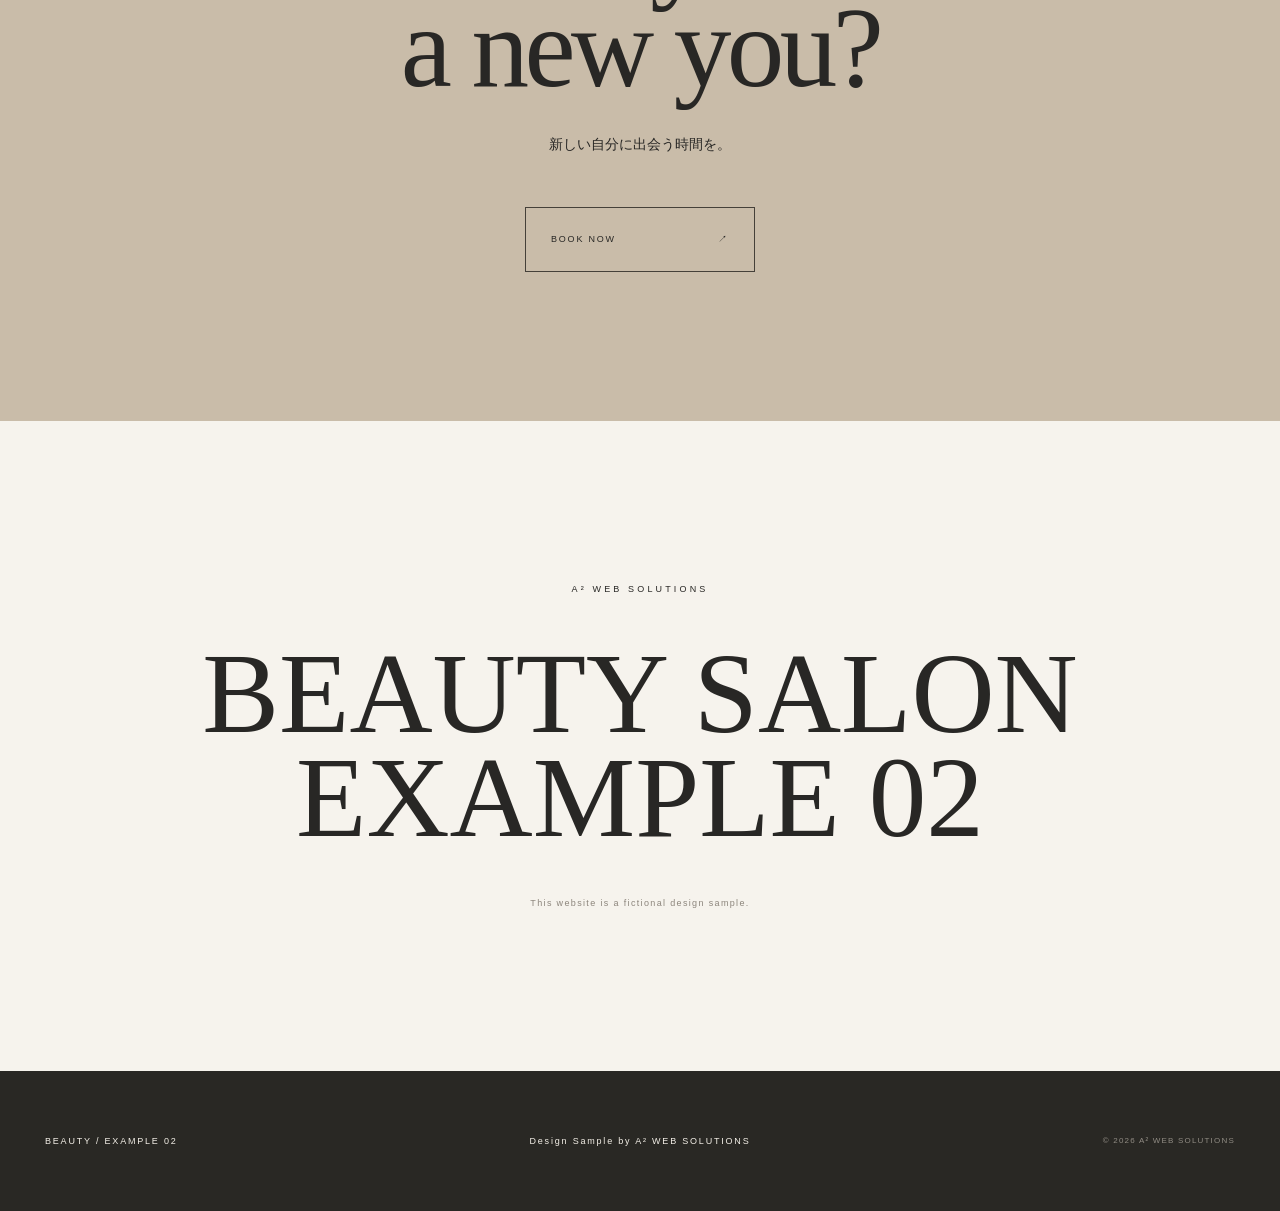
<file: beauty-example/index.html>
<!DOCTYPE html>
<html lang="ja">

<head>
  <meta charset="UTF-8">
  <meta name="viewport" content="width=device-width, initial-scale=1.0">

  <meta
    name="description"
    content="A² WEB SOLUTIONSによる美容室向けWebサイトの自主制作サンプルです。"
  >

  <title>BEAUTY SALON / EXAMPLE 02</title>

  <link rel="stylesheet" href="style.css">
</head>

<body>

  <!-- HEADER -->
  <header class="header">

    <a href="#top" class="logo">
      BEAUTY <span>/ 02</span>
    </a>

    <nav class="nav">
      <a href="#concept">CONCEPT</a>
      <a href="#style">STYLE</a>
      <a href="#menu">MENU</a>
      <a href="#salon">SALON</a>
      <a href="#info">INFO</a>
    </nav>

    <a href="#reservation" class="header-reserve">
      RESERVATION
    </a>

    <button class="menu-button" aria-label="メニューを開く">
      MENU
    </button>

  </header>


  <main>

    <!-- HERO -->
    <section class="hero" id="top">

      <div class="hero-image-wrap">
        <img
          src="images/hero.png"
          alt="美容室Webサイトのデザインサンプル"
          class="hero-image"
        >
      </div>

      <div class="hero-side">

        <p class="number">
          EXAMPLE 02
        </p>

        <h1>
          A better you<br>
          for tomorrow.
        </h1>

        <p class="hero-jp">
          あなたらしさが、<br>
          もっと好きになる。
        </p>

        <a href="#concept" class="scroll">
          SCROLL
          <span>↓</span>
        </a>

      </div>

      <p class="sample-mark">
        BEAUTY SALON / DESIGN SAMPLE
      </p>

    </section>


    <!-- CONCEPT -->
    <section class="concept section" id="concept">

      <div class="section-head">

        <p class="section-number">
          01
        </p>

        <p class="eyebrow">
          CONCEPT
        </p>

      </div>


      <div class="concept-grid">

        <h2>
          髪を整える。<br>
          日常が変わる。
        </h2>

        <div class="concept-copy">

          <p>
            一人ひとりの個性やライフスタイルに寄り添い、
            自然体の美しさを引き出す。
          </p>

          <p>
            写真と余白を大きく使い、
            サロンの雰囲気やスタイルを直感的に伝える
            美容室向けWebサイトを想定したデザインです。
          </p>

        </div>

      </div>

    </section>


    <!-- STYLE -->
    <section class="style-section" id="style">

      <div class="style-heading section">

        <div>
          <p class="eyebrow">
            STYLE
          </p>

          <h2>
            Find your<br>
            own style.
          </h2>
        </div>

        <p class="style-lead">
          新しい髪型から、<br>
          新しい自分へ。
        </p>

      </div>


      <div class="style-gallery">

        <article class="style-card style-card-left">

          <div class="style-image">
            <img
              src="images/style01.png"
              alt="ヘアスタイルのサンプル"
            >
          </div>

          <div class="style-info">

            <span>
              STYLE 01
            </span>

            <h3>
              NATURAL
            </h3>

            <p>
              Soft / Natural / Relax
            </p>

          </div>

        </article>


        <article class="style-card style-card-right">

          <div class="style-image">
            <img
              src="images/style02.png"
              alt="ヘアスタイルのサンプル"
            >
          </div>

          <div class="style-info">

            <span>
              STYLE 02
            </span>

            <h3>
              MODE
            </h3>

            <p>
              Modern / Clean / Individual
            </p>

          </div>

        </article>

      </div>

    </section>


    <!-- MESSAGE -->
    <section class="message">

      <p>
        HAIR&nbsp;&nbsp;&nbsp; LIFE&nbsp;&nbsp;&nbsp; BEAUTY
      </p>

      <h2>
        Beauty begins<br>
        with being yourself.
      </h2>

    </section>


    <!-- MENU -->
    <section class="price section" id="menu">

      <div class="price-title">

        <p class="eyebrow">
          MENU
        </p>

        <h2>
          Salon Menu
        </h2>

      </div>


      <div class="price-list">

        <div class="price-row">

          <div>
            <span>01</span>
            <h3>CUT</h3>
          </div>

          <p>¥ ———</p>

        </div>


        <div class="price-row">

          <div>
            <span>02</span>
            <h3>COLOR</h3>
          </div>

          <p>¥ ———</p>

        </div>


        <div class="price-row">

          <div>
            <span>03</span>
            <h3>PERM</h3>
          </div>

          <p>¥ ———</p>

        </div>


        <div class="price-row">

          <div>
            <span>04</span>
            <h3>TREATMENT</h3>
          </div>

          <p>¥ ———</p>

        </div>

      </div>


      <p class="menu-note">
        ※ 本ページはデザインサンプルのため、料金は掲載していません。
      </p>

    </section>


    <!-- SALON -->
    <section class="salon" id="salon">

      <div class="salon-image">

        <img
          src="images/interior.png"
          alt="美容室内装のサンプル"
        >

      </div>


      <div class="salon-content">

        <p class="eyebrow">
          OUR SALON
        </p>

        <h2>
          心地よい空間で、<br>
          自分だけの時間を。
        </h2>

        <p>
          店内の光や素材感まで伝わる写真を大きく掲載。
          初めて訪れるお客様にも、
          サロンの空気感が伝わる構成を想定しています。
        </p>

        <a href="#info">
          SALON INFORMATION
          <span>→</span>
        </a>

      </div>

    </section>


    <!-- INFO -->
    <section class="info section" id="info">

      <div class="info-title">

        <p class="eyebrow">
          INFORMATION
        </p>

        <h2>
          Visit us.
        </h2>

      </div>


      <div class="info-content">

        <div class="info-row">

          <span>OPEN</span>

          <p>
            10:00 — 20:00
          </p>

        </div>


        <div class="info-row">

          <span>CLOSE</span>

          <p>
            Tuesday
          </p>

        </div>


        <div class="info-row">

          <span>ADDRESS</span>

          <p>
            Sample Address / Tokyo
          </p>

        </div>


        <div class="info-row">

          <span>ACCESS</span>

          <p>
            Station — 5 min.
          </p>

        </div>

      </div>

    </section>


    <!-- RESERVATION -->
    <section class="reservation" id="reservation">

      <p>
        RESERVATION
      </p>

      <h2>
        Ready for<br>
        a new you?
      </h2>

      <p class="reservation-jp">
        新しい自分に出会う時間を。
      </p>

      <a href="#" class="reserve-button">
        BOOK NOW
        <span>↗</span>
      </a>

    </section>


    <!-- SAMPLE -->
    <section class="sample">

      <p>
        A² WEB SOLUTIONS
      </p>

      <h2>
        BEAUTY SALON<br>
        EXAMPLE 02
      </h2>

      <span>
        This website is a fictional design sample.
      </span>

    </section>

  </main>


  <!-- FOOTER -->
  <footer class="footer">

    <p>
      BEAUTY / EXAMPLE 02
    </p>

    <p>
      Design Sample by A² WEB SOLUTIONS
    </p>

    <span>
      © 2026 A² WEB SOLUTIONS
    </span>

  </footer>


  <script src="script.js"></script>

</body>

</html>
</file>
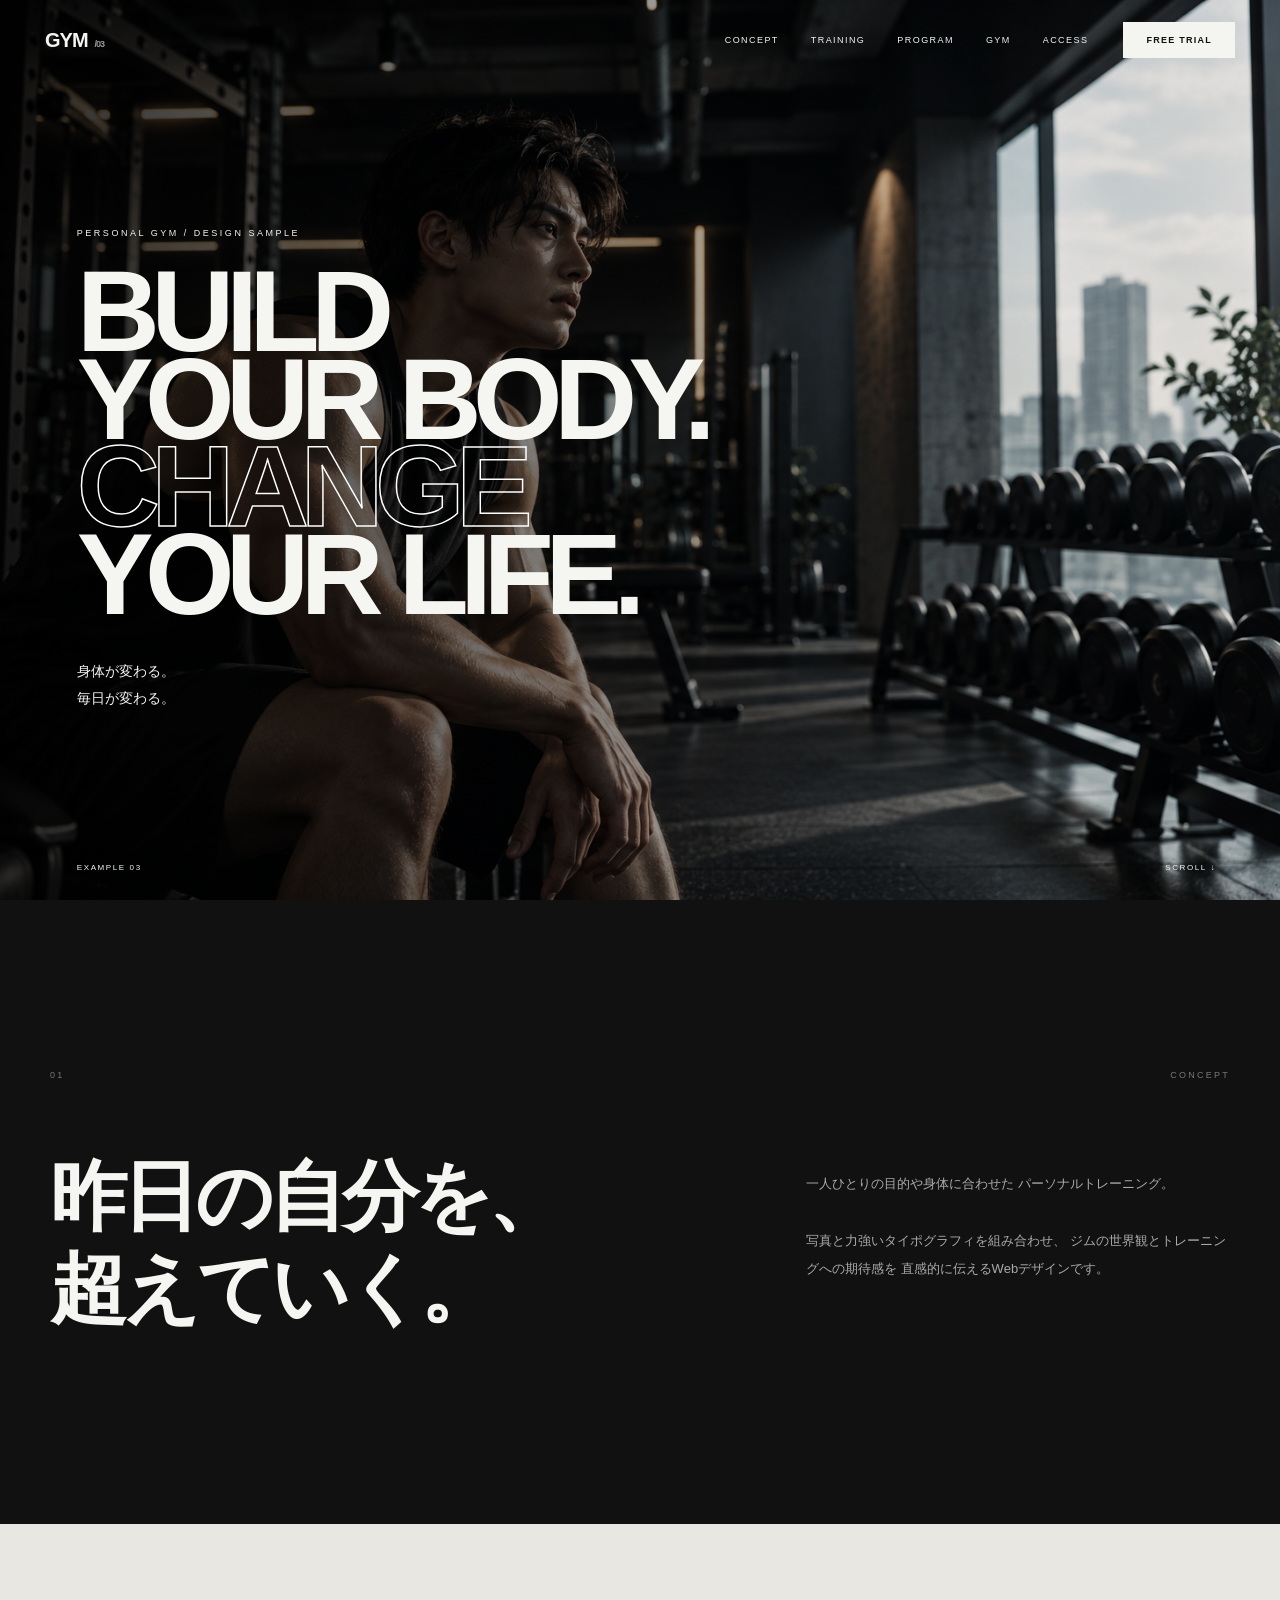
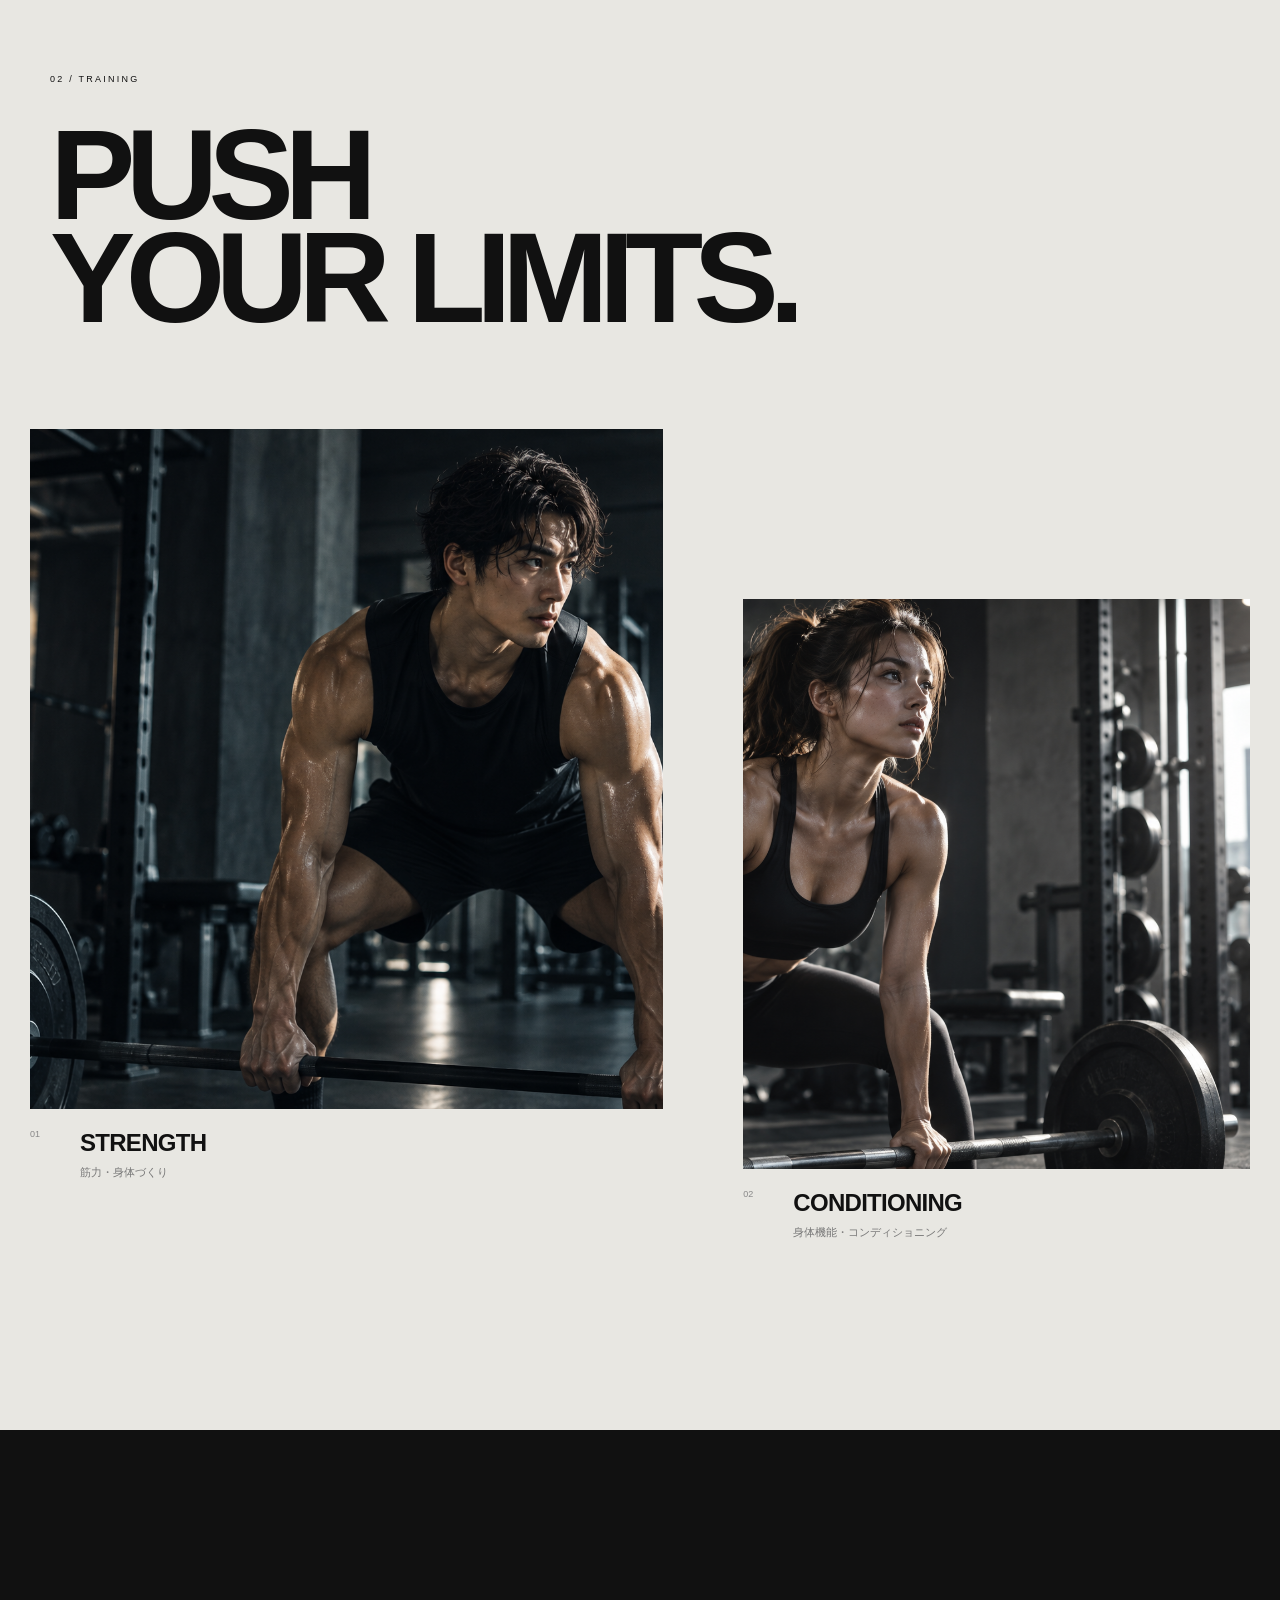
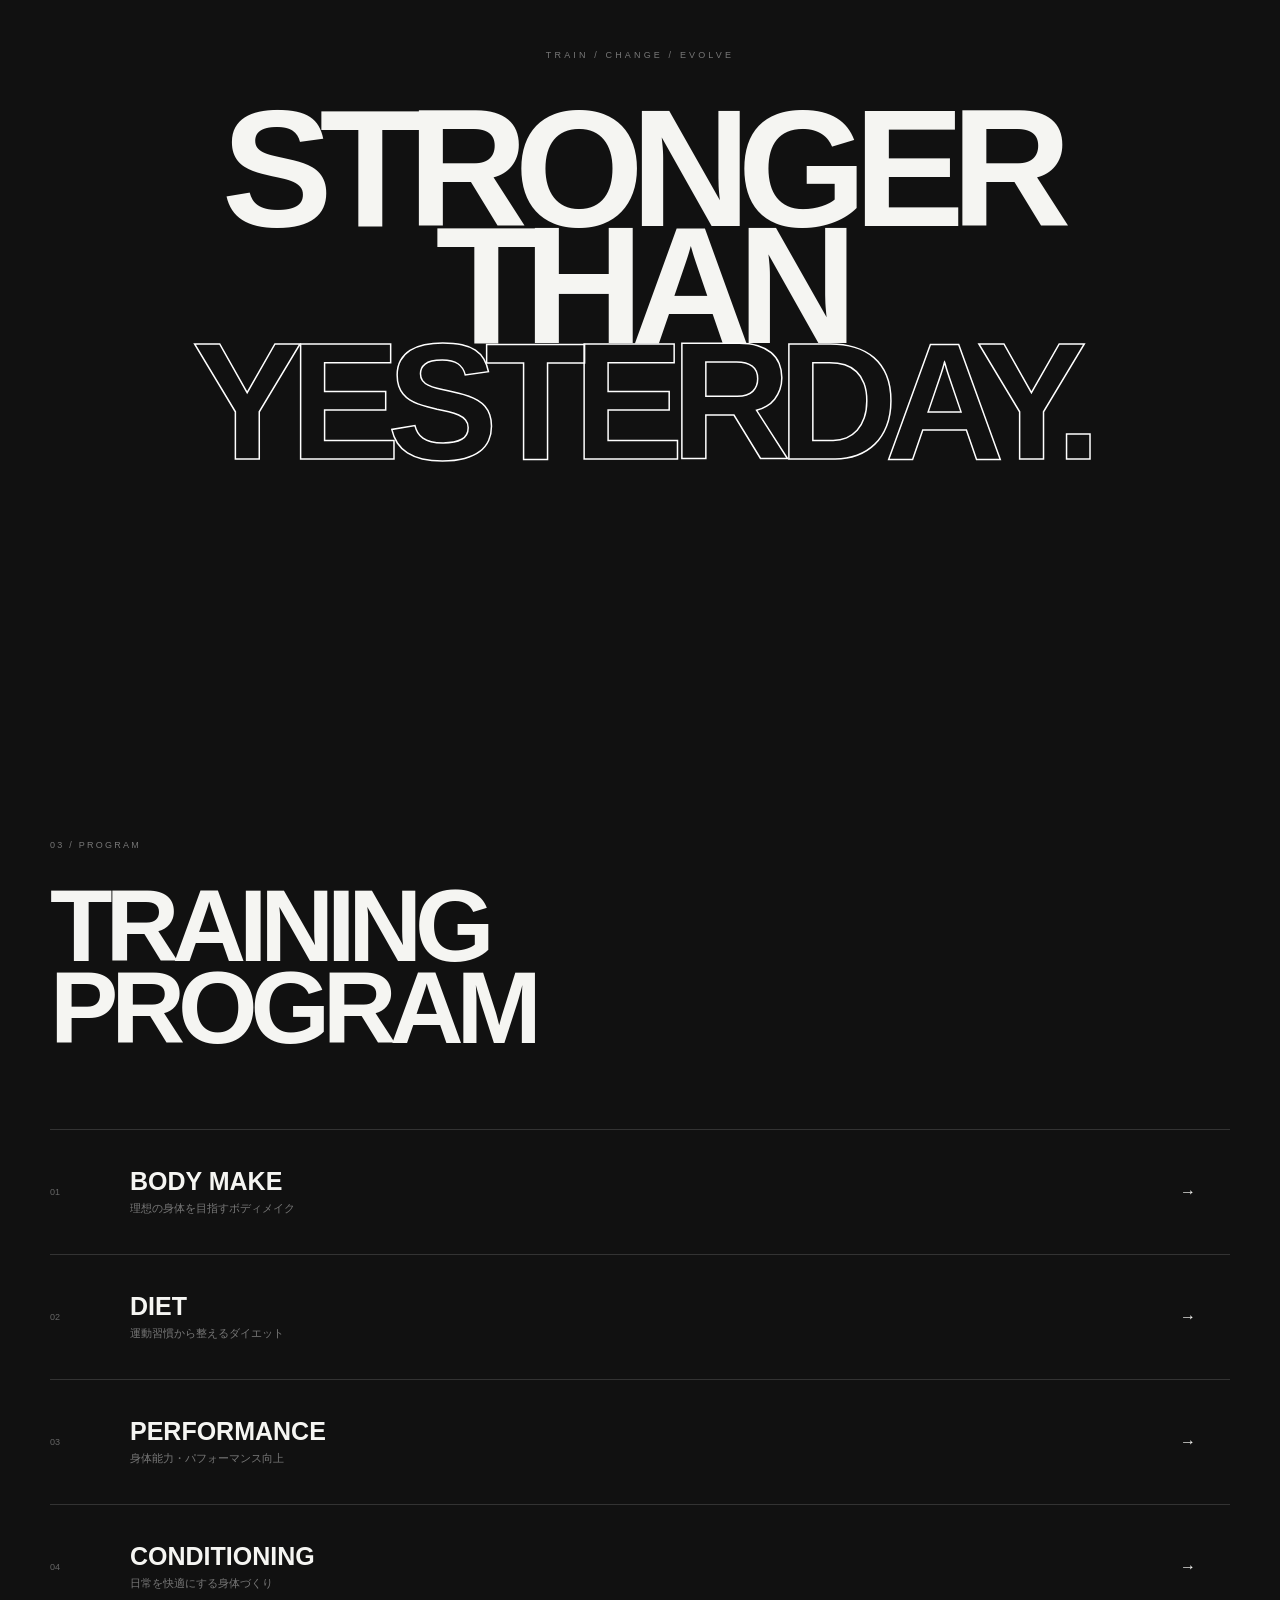
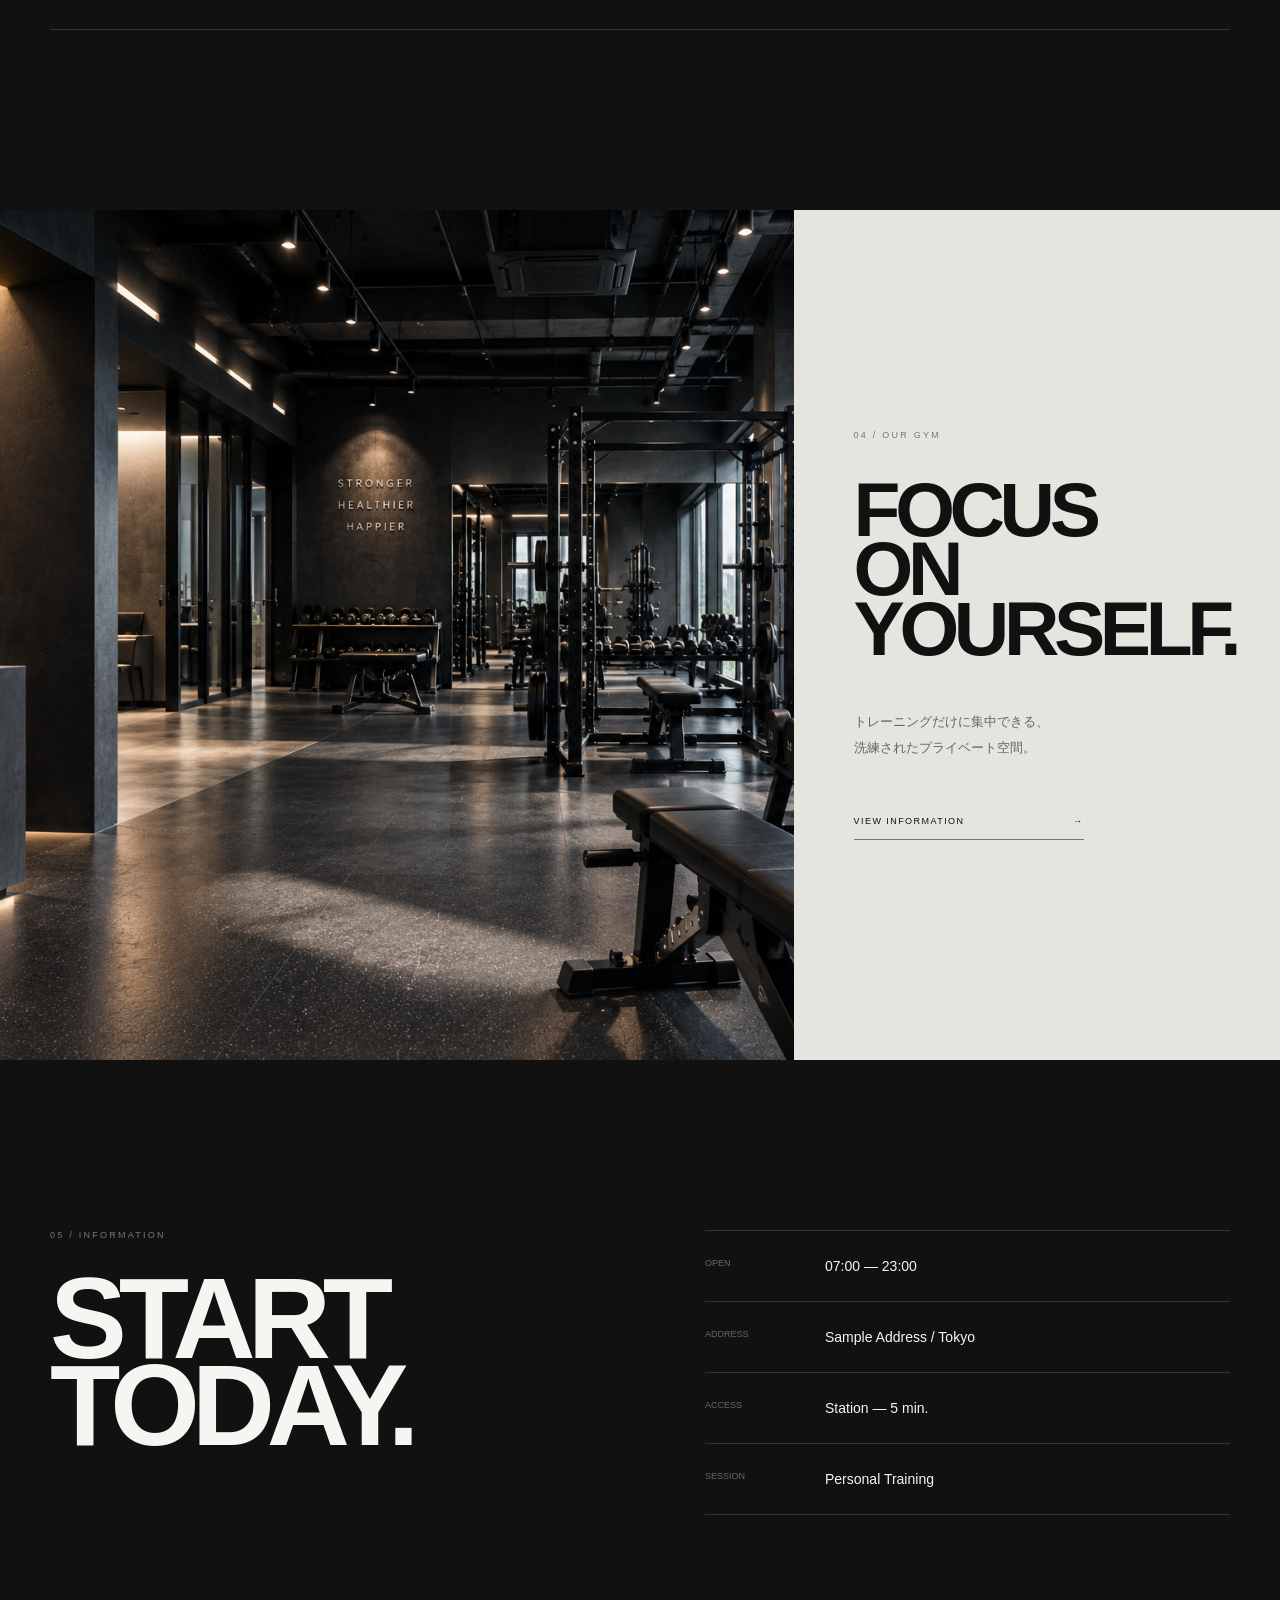
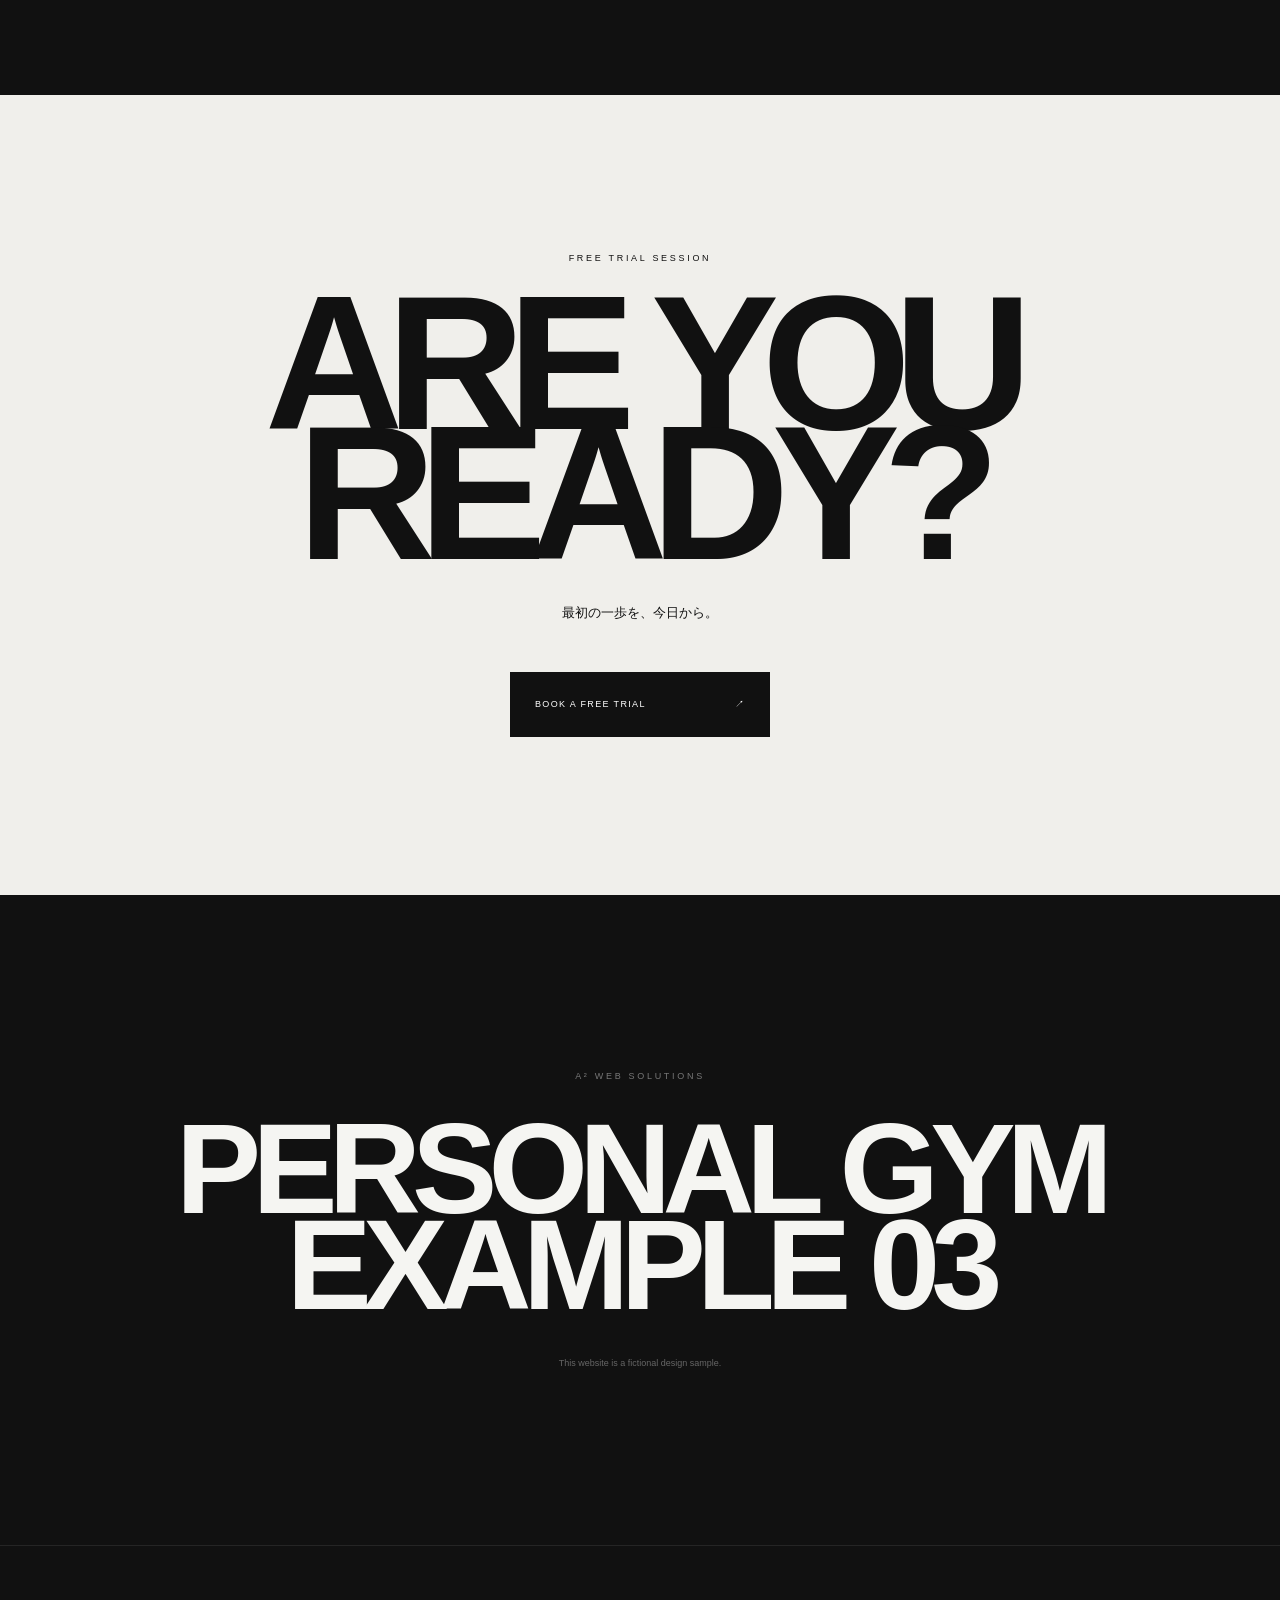
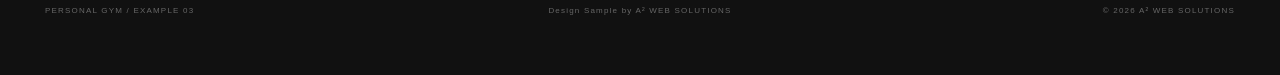
<file: gym-example/index.html>
<!DOCTYPE html>
<html lang="ja">

<head>
  <meta charset="UTF-8">
  <meta name="viewport" content="width=device-width, initial-scale=1.0">
  <meta name="description" content="A² WEB SOLUTIONSによるパーソナルジム向けWebサイトの自主制作サンプルです。">

  <title>PERSONAL GYM / EXAMPLE 03</title>

  <link rel="stylesheet" href="style.css">
</head>

<body>

<header class="header">

  <a href="#top" class="logo">
    GYM<span>/03</span>
  </a>

  <nav class="nav">
    <a href="#concept">CONCEPT</a>
    <a href="#training">TRAINING</a>
    <a href="#program">PROGRAM</a>
    <a href="#gym">GYM</a>
    <a href="#access">ACCESS</a>
  </nav>

  <a href="#contact" class="trial">
    FREE TRIAL
  </a>

  <button class="menu-button">MENU</button>

</header>


<main>

<!-- HERO -->

<section class="hero" id="top">

  <img src="images/hero.png" alt="パーソナルジム" class="hero-image">

  <div class="hero-overlay"></div>

  <div class="hero-content">

    <p class="hero-label">
      PERSONAL GYM / DESIGN SAMPLE
    </p>

    <h1>
      BUILD<br>
      YOUR BODY.<br>
      <span>CHANGE</span><br>
      YOUR LIFE.
    </h1>

    <p class="hero-copy">
      身体が変わる。<br>
      毎日が変わる。
    </p>

  </div>

  <div class="hero-bottom">
    <span>EXAMPLE 03</span>
    <a href="#concept">SCROLL ↓</a>
  </div>

</section>


<!-- CONCEPT -->

<section class="concept section" id="concept">

  <div class="section-label">
    <span>01</span>
    <p>CONCEPT</p>
  </div>

  <div class="concept-grid">

    <h2>
      昨日の自分を、<br>
      超えていく。
    </h2>

    <div class="concept-text">

      <p>
        一人ひとりの目的や身体に合わせた
        パーソナルトレーニング。
      </p>

      <p>
        写真と力強いタイポグラフィを組み合わせ、
        ジムの世界観とトレーニングへの期待感を
        直感的に伝えるWebデザインです。
      </p>

    </div>

  </div>

</section>


<!-- TRAINING -->

<section class="training" id="training">

  <div class="training-title section">

    <p>02 / TRAINING</p>

    <h2>
      PUSH<br>
      YOUR LIMITS.
    </h2>

  </div>


  <div class="training-grid">

    <article class="training-card">

      <img src="images/training01.png" alt="トレーニング">

      <div class="training-info">
        <span>01</span>

        <div>
          <h3>STRENGTH</h3>
          <p>筋力・身体づくり</p>
        </div>
      </div>

    </article>


    <article class="training-card second">

      <img src="images/training02.png" alt="トレーニング">

      <div class="training-info">
        <span>02</span>

        <div>
          <h3>CONDITIONING</h3>
          <p>身体機能・コンディショニング</p>
        </div>
      </div>

    </article>

  </div>

</section>


<!-- MESSAGE -->

<section class="message">

  <p>TRAIN / CHANGE / EVOLVE</p>

  <h2>
    STRONGER<br>
    THAN<br>
    <span>YESTERDAY.</span>
  </h2>

</section>


<!-- PROGRAM -->

<section class="program section" id="program">

  <div class="program-head">

    <p>03 / PROGRAM</p>

    <h2>
      TRAINING<br>
      PROGRAM
    </h2>

  </div>


  <div class="program-list">

    <div class="program-row">
      <span>01</span>

      <div>
        <h3>BODY MAKE</h3>
        <p>理想の身体を目指すボディメイク</p>
      </div>

      <b>→</b>
    </div>


    <div class="program-row">
      <span>02</span>

      <div>
        <h3>DIET</h3>
        <p>運動習慣から整えるダイエット</p>
      </div>

      <b>→</b>
    </div>


    <div class="program-row">
      <span>03</span>

      <div>
        <h3>PERFORMANCE</h3>
        <p>身体能力・パフォーマンス向上</p>
      </div>

      <b>→</b>
    </div>


    <div class="program-row">
      <span>04</span>

      <div>
        <h3>CONDITIONING</h3>
        <p>日常を快適にする身体づくり</p>
      </div>

      <b>→</b>
    </div>

  </div>

</section>


<!-- GYM -->

<section class="gym" id="gym">

  <div class="gym-image">
    <img src="images/interior.png" alt="パーソナルジム内装">
  </div>

  <div class="gym-content">

    <p>04 / OUR GYM</p>

    <h2>
      FOCUS<br>
      ON<br>
      YOURSELF.
    </h2>

    <p class="gym-jp">
      トレーニングだけに集中できる、<br>
      洗練されたプライベート空間。
    </p>

    <a href="#access">
      VIEW INFORMATION
      <span>→</span>
    </a>

  </div>

</section>


<!-- ACCESS -->

<section class="access section" id="access">

  <div>

    <p class="small-label">05 / INFORMATION</p>

    <h2>
      START<br>
      TODAY.
    </h2>

  </div>


  <div class="access-list">

    <div>
      <span>OPEN</span>
      <p>07:00 — 23:00</p>
    </div>

    <div>
      <span>ADDRESS</span>
      <p>Sample Address / Tokyo</p>
    </div>

    <div>
      <span>ACCESS</span>
      <p>Station — 5 min.</p>
    </div>

    <div>
      <span>SESSION</span>
      <p>Personal Training</p>
    </div>

  </div>

</section>


<!-- CTA -->

<section class="contact" id="contact">

  <p>FREE TRIAL SESSION</p>

  <h2>
    ARE YOU<br>
    READY?
  </h2>

  <p class="contact-jp">
    最初の一歩を、今日から。
  </p>

  <a href="#">
    BOOK A FREE TRIAL
    <span>↗</span>
  </a>

</section>


<!-- SAMPLE -->

<section class="sample">

  <p>A² WEB SOLUTIONS</p>

  <h2>
    PERSONAL GYM<br>
    EXAMPLE 03
  </h2>

  <span>
    This website is a fictional design sample.
  </span>

</section>

</main>


<footer>

  <p>PERSONAL GYM / EXAMPLE 03</p>

  <p>Design Sample by A² WEB SOLUTIONS</p>

  <span>© 2026 A² WEB SOLUTIONS</span>

</footer>


<script src="script.js"></script>

</body>
</html>
</file>
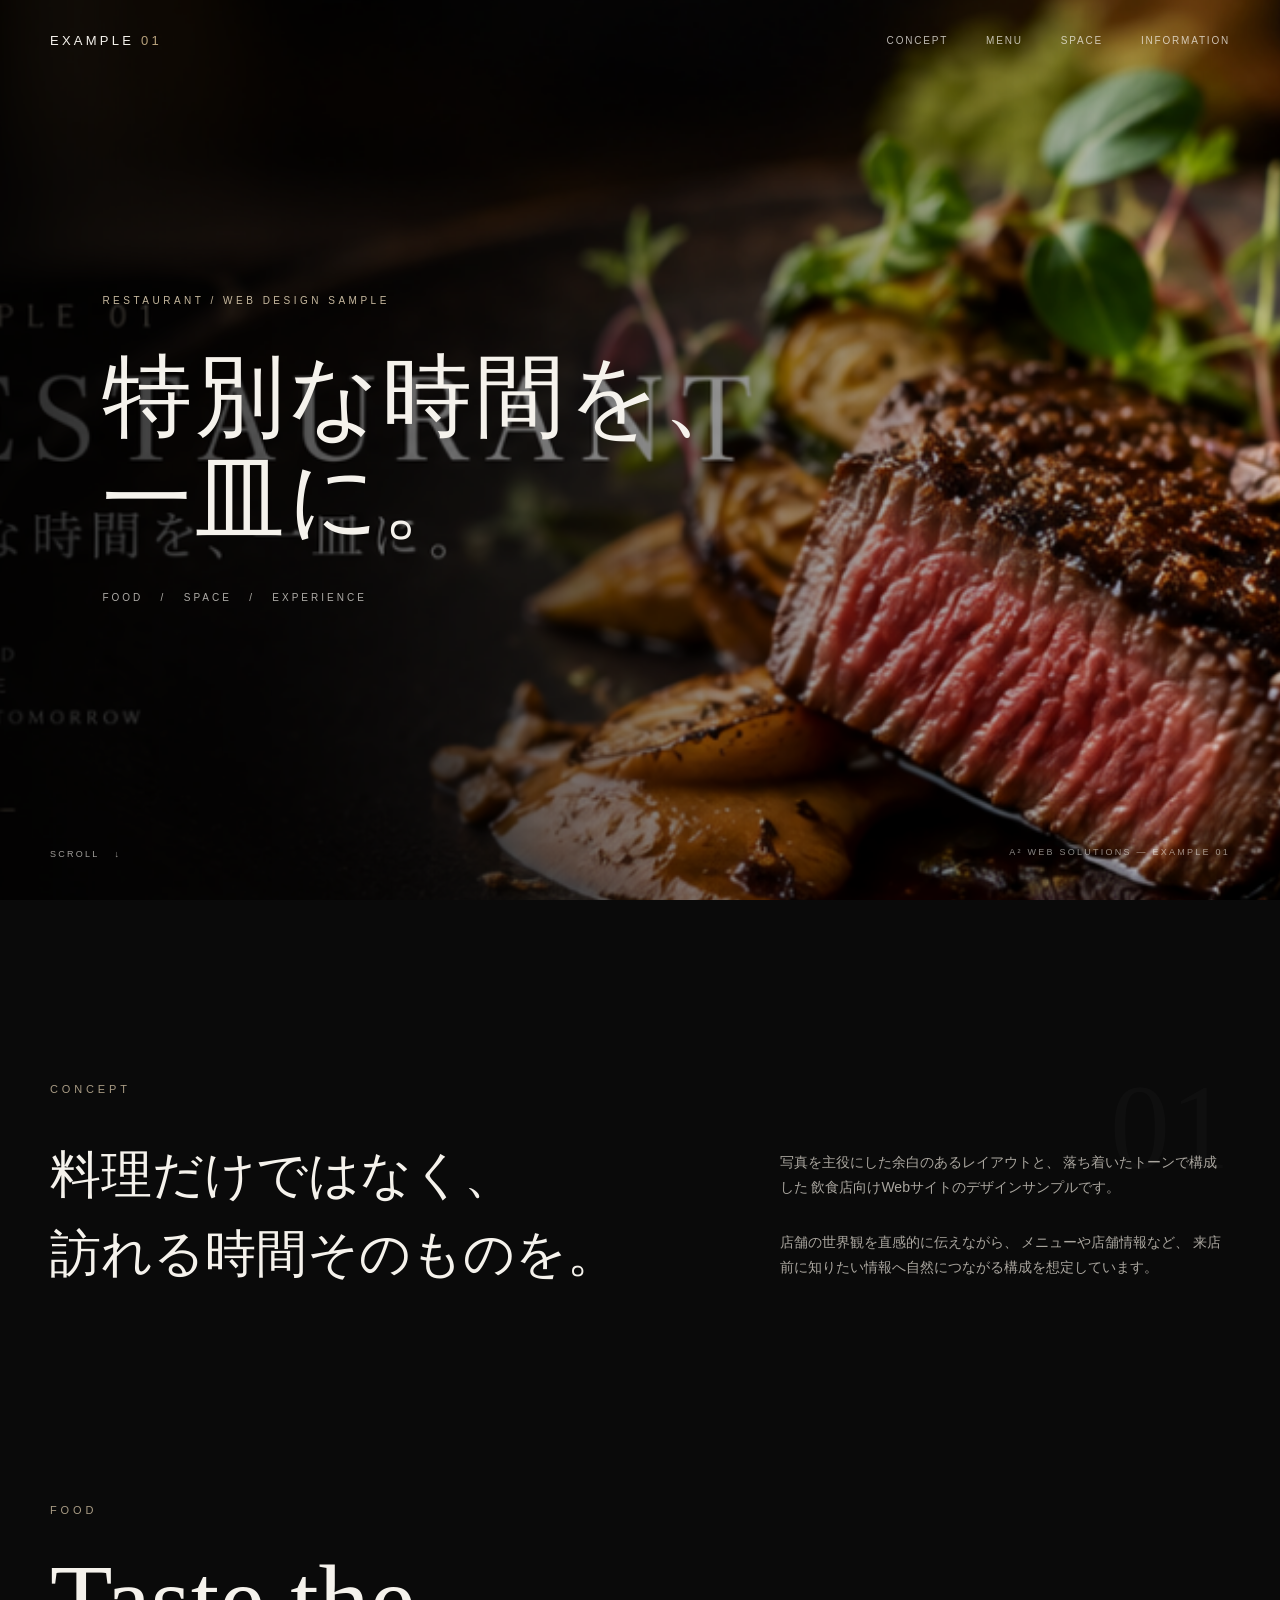
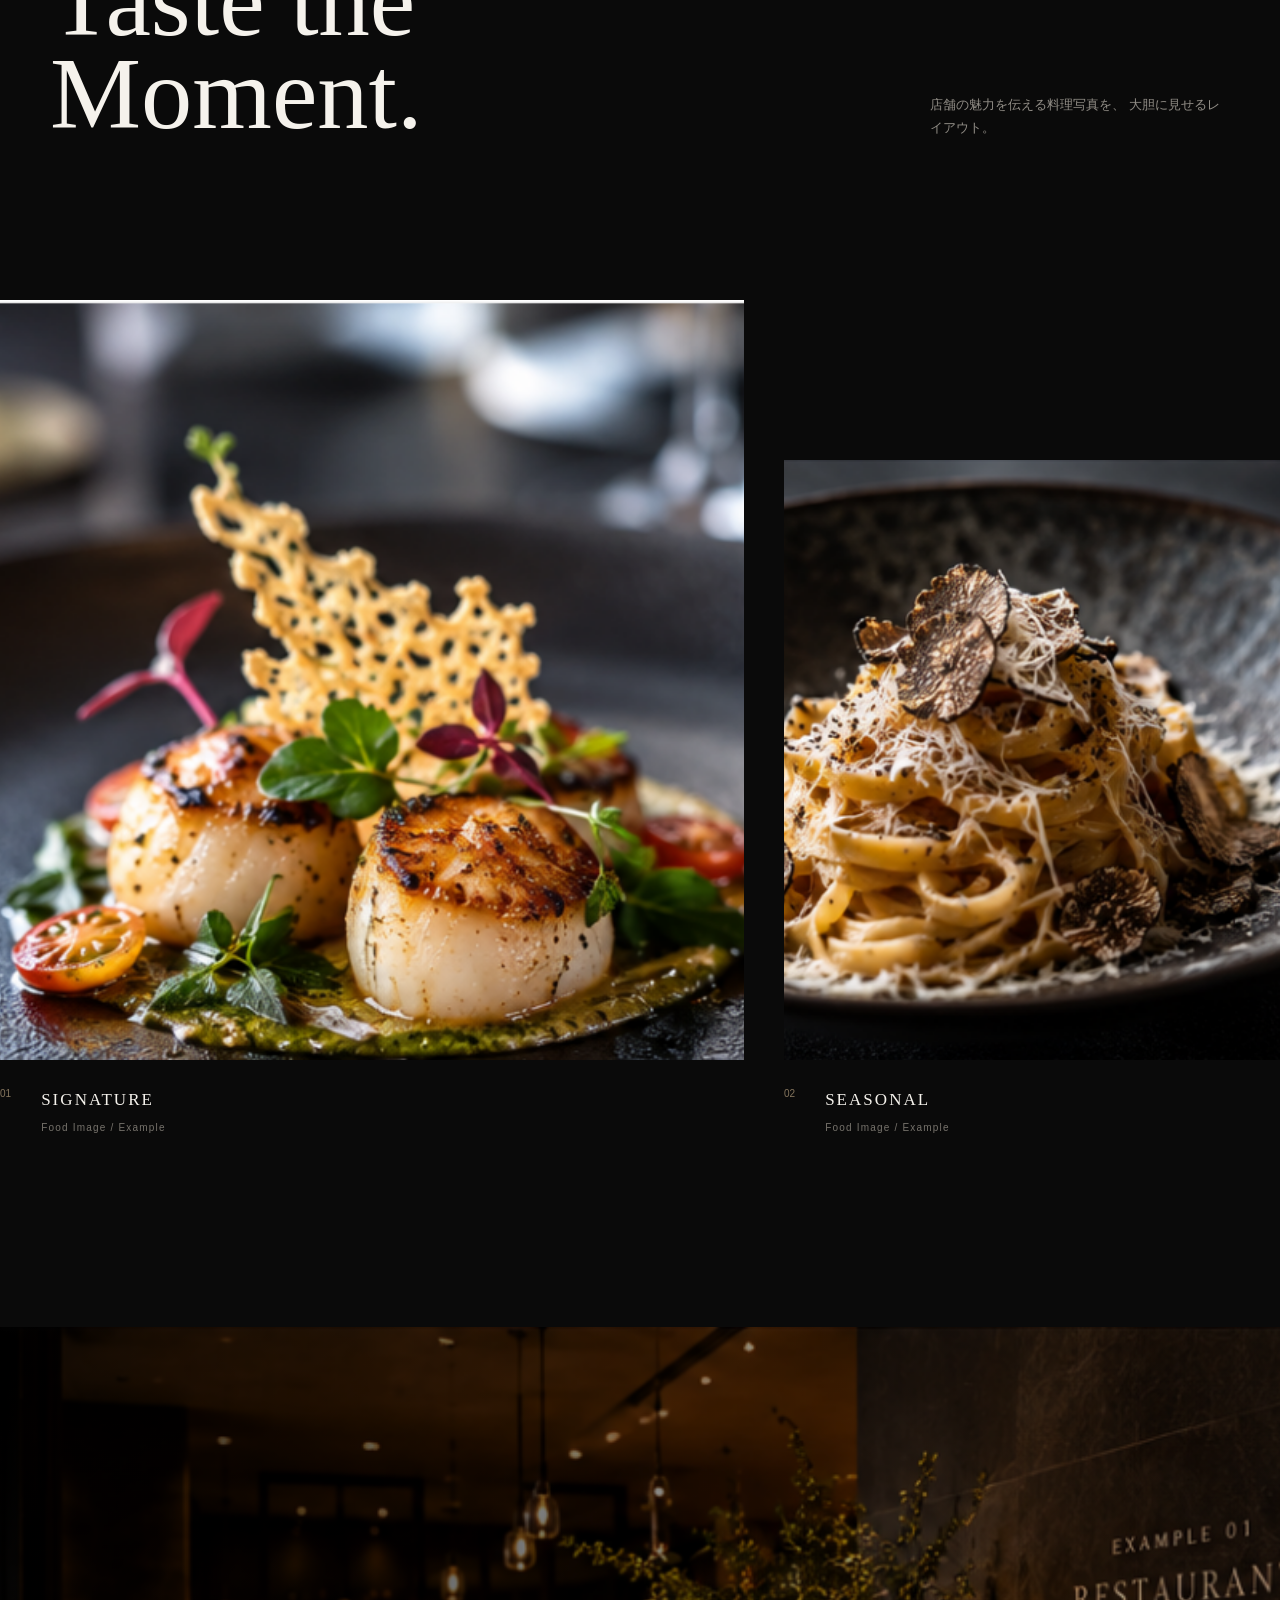
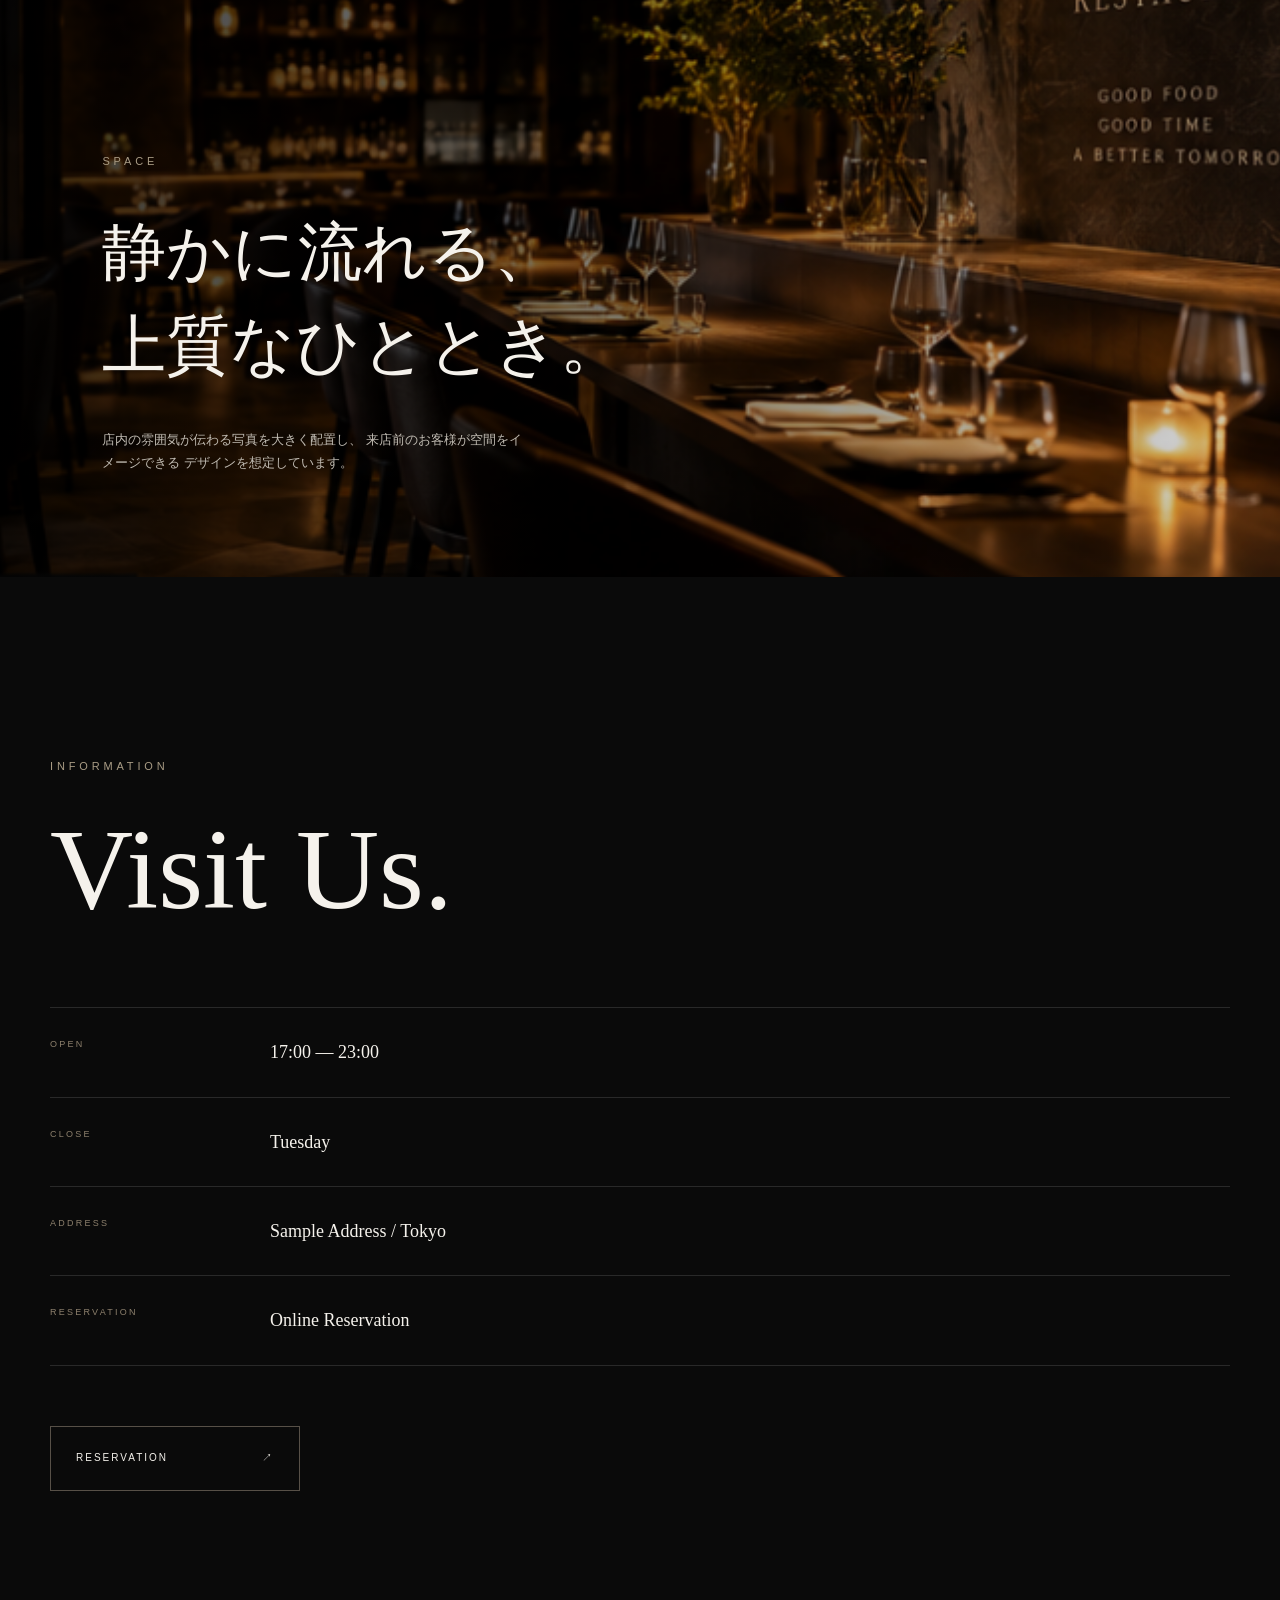
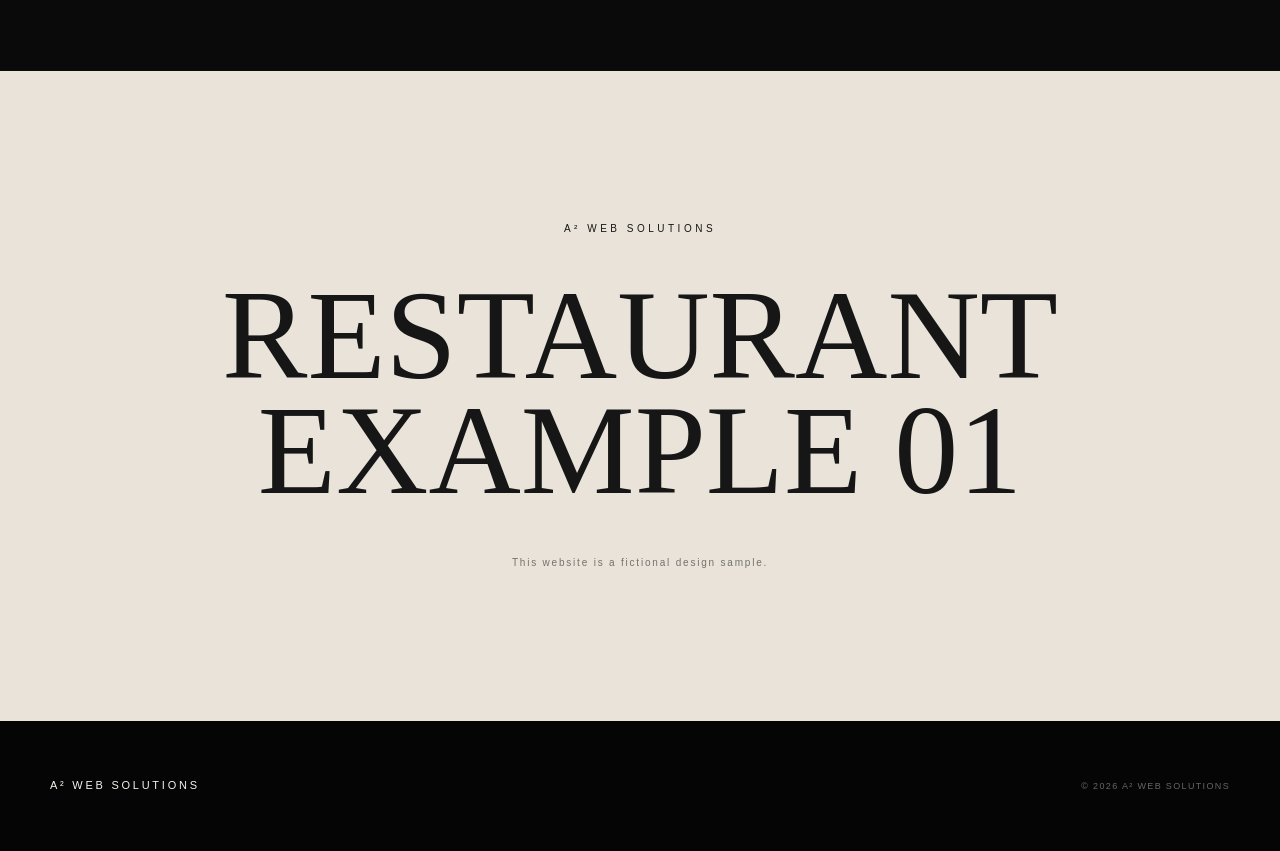
<file: restaurant-example/index.html>
<!DOCTYPE html>
<html lang="ja">

<head>
  <meta charset="UTF-8">
  <meta name="viewport" content="width=device-width, initial-scale=1.0">

  <meta
    name="description"
    content="A² WEB SOLUTIONSによる飲食店向けWebサイトの自主制作サンプルです。"
  >

  <title>RESTAURANT / EXAMPLE 01</title>

  <link rel="stylesheet" href="style.css">
</head>

<body>

  <!-- =========================
       HEADER
  ========================== -->
  <header class="header">

    <a href="#top" class="logo">
      EXAMPLE <span>01</span>
    </a>

    <nav class="nav">
      <a href="#concept">CONCEPT</a>
      <a href="#menu">MENU</a>
      <a href="#space">SPACE</a>
      <a href="#information">INFORMATION</a>
    </nav>

    <button class="menu-button" aria-label="メニューを開く">
      MENU
    </button>

  </header>


  <main>

    <!-- =========================
         HERO
    ========================== -->
    <section class="hero" id="top">

      <img
        src="images/hero.png"
        alt="レストラン料理のイメージ"
        class="hero-image"
      >

      <div class="hero-overlay"></div>

      <div class="hero-content">

        <p class="hero-small">
          RESTAURANT / WEB DESIGN SAMPLE
        </p>

        <h1>
          特別な時間を、<br>
          一皿に。
        </h1>

        <p class="hero-description">
          FOOD &nbsp; / &nbsp; SPACE &nbsp; / &nbsp; EXPERIENCE
        </p>

      </div>

      <p class="sample-label">
        A² WEB SOLUTIONS — EXAMPLE 01
      </p>

      <a href="#concept" class="scroll">
        SCROLL
        <span>↓</span>
      </a>

    </section>


    <!-- =========================
         CONCEPT
    ========================== -->
    <section class="concept section" id="concept">

      <div class="section-number">
        01
      </div>

      <p class="eyebrow">
        CONCEPT
      </p>

      <div class="concept-grid">

        <h2>
          料理だけではなく、<br>
          訪れる時間そのものを。
        </h2>

        <div class="concept-text">

          <p>
            写真を主役にした余白のあるレイアウトと、
            落ち着いたトーンで構成した
            飲食店向けWebサイトのデザインサンプルです。
          </p>

          <p>
            店舗の世界観を直感的に伝えながら、
            メニューや店舗情報など、
            来店前に知りたい情報へ自然につながる構成を想定しています。
          </p>

        </div>

      </div>

    </section>


    <!-- =========================
         FOOD
    ========================== -->
    <section class="food-section" id="menu">

      <div class="food-title section">

        <div>

          <p class="eyebrow">
            FOOD
          </p>

          <h2>
            Taste the<br>
            Moment.
          </h2>

        </div>

        <p>
          店舗の魅力を伝える料理写真を、
          大胆に見せるレイアウト。
        </p>

      </div>


      <div class="food-grid">

        <article class="food-card food-card-large">

          <div class="image-wrap">

            <img
              src="images/food01.png"
              alt="料理のサンプルイメージ"
            >

          </div>

          <div class="food-info">

            <span>01</span>

            <div>
              <h3>SIGNATURE</h3>
              <p>Food Image / Example</p>
            </div>

          </div>

        </article>


        <article class="food-card">

          <div class="image-wrap">

            <img
              src="images/food02.png"
              alt="料理のサンプルイメージ"
            >

          </div>

          <div class="food-info">

            <span>02</span>

            <div>
              <h3>SEASONAL</h3>
              <p>Food Image / Example</p>
            </div>

          </div>

        </article>

      </div>

    </section>


    <!-- =========================
         SPACE
    ========================== -->
    <section class="space" id="space">

      <img
        src="images/interior.png"
        alt="レストラン店内のサンプルイメージ"
        class="space-image"
      >

      <div class="space-overlay"></div>

      <div class="space-content">

        <p class="eyebrow">
          SPACE
        </p>

        <h2>
          静かに流れる、<br>
          上質なひととき。
        </h2>

        <p>
          店内の雰囲気が伝わる写真を大きく配置し、
          来店前のお客様が空間をイメージできる
          デザインを想定しています。
        </p>

      </div>

    </section>


    <!-- =========================
         INFORMATION
    ========================== -->
    <section class="information section" id="information">

      <div class="information-head">

        <p class="eyebrow">
          INFORMATION
        </p>

        <h2>
          Visit Us.
        </h2>

      </div>


      <div class="information-list">

        <div class="information-row">
          <span>OPEN</span>
          <p>17:00 — 23:00</p>
        </div>

        <div class="information-row">
          <span>CLOSE</span>
          <p>Tuesday</p>
        </div>

        <div class="information-row">
          <span>ADDRESS</span>
          <p>Sample Address / Tokyo</p>
        </div>

        <div class="information-row">
          <span>RESERVATION</span>
          <p>Online Reservation</p>
        </div>

      </div>

      <a href="#" class="reservation-button">
        RESERVATION
        <span>↗</span>
      </a>

    </section>


    <!-- =========================
         SAMPLE NOTICE
    ========================== -->
    <section class="sample-notice">

      <p>
        A² WEB SOLUTIONS
      </p>

      <h2>
        RESTAURANT<br>
        EXAMPLE 01
      </h2>

      <span>
        This website is a fictional design sample.
      </span>

    </section>

  </main>


  <!-- =========================
       FOOTER
  ========================== -->
  <footer class="footer">

    <p>
      A² WEB SOLUTIONS
    </p>

    <span>
      © 2026 A² WEB SOLUTIONS
    </span>

  </footer>


  <script src="script.js"></script>

</body>

</html>
</file>
<file: style.css>
* {
  margin: 0;
  padding: 0;
  box-sizing: border-box;
}

html {
  scroll-behavior: smooth;
}

body {
  background: #f4f5f7;
  color: #07172e;

  font-family:
    Arial,
    "Helvetica Neue",
    "Noto Sans JP",
    sans-serif;

  overflow-x: hidden;
}

img {
  display: block;
  width: 100%;
}

a {
  color: inherit;
  text-decoration: none;
}

button,
input,
textarea,
select {
  font: inherit;
}

.mobile-break {
  display: none;
}


/* ================================
HEADER
================================ */

.header {
  position: fixed;
  top: 0;
  left: 0;

  z-index: 1000;

  width: 100%;
  height: 82px;

  padding: 0 45px;

  display: flex;
  align-items: center;

  transition: .35s;
}

.header.scrolled {
  background: rgba(244,245,247,.94);

  backdrop-filter: blur(15px);

  border-bottom:
    1px solid rgba(7,23,46,.08);
}

.logo {
  display: flex;
  align-items: center;

  gap: 14px;
}

.logo strong {
  font-size: 29px;

  line-height: 1;

  letter-spacing: -.08em;
}

.logo span {
  font-size: 8px;

  font-weight: 700;

  letter-spacing: .25em;
}

.nav {
  margin-left: auto;

  display: flex;

  gap: 36px;
}

.nav a {
  font-size: 9px;

  letter-spacing: .18em;

  transition: opacity .25s;
}

.nav a:hover {
  opacity: .5;
}

.header-contact {
  width: 140px;
  height: 43px;

  margin-left: 38px;

  padding: 0 16px;

  background: #07172e;
  color: #fff;

  display: flex;
  align-items: center;
  justify-content: space-between;

  font-size: 9px;

  letter-spacing: .15em;
}

.menu-button {
  display: none;
}


/* ================================
HERO
================================ */

.hero {
  position: relative;

  min-height: 100vh;

  padding:
    130px
    5%
    40px;

  background:
    linear-gradient(
      135deg,
      #f8f9fb 0%,
      #eef2f8 55%,
      #dfe9f7 100%
    );

  display: flex;
  flex-direction: column;

  overflow: hidden;
}

.hero::after {
  content: "";

  position: absolute;

  top: 80px;
  right: -180px;

  width: 650px;
  height: 650px;

  border-radius: 50%;

  background:
    radial-gradient(
      circle,
      rgba(30,100,220,.17),
      rgba(30,100,220,0) 70%
    );

  pointer-events: none;
}

.hero-top {
  position: relative;
  z-index: 2;

  display: flex;
  justify-content: space-between;

  font-size: 8px;

  letter-spacing: .25em;
}

.hero-main {
  position: relative;
  z-index: 2;

  margin: auto 0;

  display: grid;

  grid-template-columns:
    minmax(600px, 1.4fr)
    .6fr;

  align-items: end;

  gap: 80px;
}

.hero h1 {
  font-size:
    clamp(85px, 11.5vw, 180px);

  line-height: .74;

  letter-spacing: -.085em;

  font-weight: 900;
}

.hero h1 span {
  color: #1b66ff;
}

.hero-copy {
  padding-bottom: 10px;
}

.hero-copy h2 {
  font-size: 24px;

  line-height: 1.5;
}

.hero-copy p {
  margin-top: 25px;

  color: #637086;

  font-size: 12px;

  line-height: 2;
}

.hero-bottom {
  position: relative;
  z-index: 2;

  display: flex;
  align-items: flex-end;
  justify-content: space-between;

  font-size: 8px;

  letter-spacing: .2em;
}

.hero-bottom a {
  width: 190px;

  padding-bottom: 12px;

  border-bottom:
    1px solid #07172e;

  display: flex;
  justify-content: space-between;
}

.hero-circle {
  position: absolute;

  z-index: 2;

  top: 17%;
  right: 7%;

  width: 110px;
  height: 110px;

  border:
    1px solid rgba(7,23,46,.25);

  border-radius: 50%;

  display: flex;
  align-items: center;
  justify-content: center;

  font-size: 26px;

  font-weight: 900;

  transform: rotate(-10deg);
}


/* ================================
INTRO
================================ */

.intro {
  padding:
    170px
    max(5%, calc((100vw - 1300px) / 2));

  background: #07172e;
  color: #fff;
}

.intro-top {
  margin-bottom: 100px;

  display: flex;
  justify-content: space-between;

  color: #8492a8;

  font-size: 8px;

  letter-spacing: .25em;
}

.intro-grid {
  display: grid;

  grid-template-columns:
    .7fr
    1.2fr
    .8fr;

  gap: 70px;
}

.intro-en {
  color: #42658f;

  font-size: 12px;

  line-height: 1.6;
}

.intro h2 {
  font-size:
    clamp(40px, 5vw, 70px);

  line-height: 1.4;

  letter-spacing: -.05em;
}

.intro-copy {
  color: #9daabd;

  font-size: 12px;

  line-height: 2;
}

.intro-copy p + p {
  margin-top: 25px;
}


/* ================================
SERVICE
================================ */

.service {
  padding:
    170px
    max(5%, calc((100vw - 1300px) / 2));
}

.section-head {
  margin-bottom: 100px;

  display: flex;
  justify-content: space-between;
  align-items: flex-end;
}

.section-label {
  font-size: 9px;

  letter-spacing: .25em;
}

.section-head h2 {
  margin-top: 35px;

  font-size:
    clamp(75px, 10vw, 145px);

  line-height: .75;

  letter-spacing: -.08em;
}

.section-jp {
  font-size: 13px;

  line-height: 2;
}


/* SERVICE LIST */

.service-list {
  border-top:
    1px solid #b9c0ca;
}

.service-item {
  border-bottom:
    1px solid #b9c0ca;
}

.service-main {
  width: 100%;
  min-height: 155px;

  padding: 0;

  border: 0;

  background: transparent;
  color: #07172e;

  display: grid;

  grid-template-columns:
    80px
    1fr
    1fr
    40px;

  align-items: center;

  gap: 40px;

  text-align: left;

  cursor: pointer;

  transition:
    padding .3s ease,
    background .3s ease;
}

.service-main:hover {
  padding-left: 15px;

  background: #edf0f5;
}

.service-number {
  color: #8994a4;

  font-size: 9px;
}

.service-name h3 {
  font-size: 27px;

  letter-spacing: -.04em;
}

.service-name p {
  margin-top: 8px;

  color: #778397;

  font-size: 10px;
}

.service-description {
  max-width: 400px;

  color: #69768a;

  font-size: 11px;

  line-height: 1.9;
}

.service-arrow {
  font-size: 22px;

  font-weight: 300;

  text-align: center;

  transition: transform .35s;
}


/* SERVICE DETAIL */

.service-detail {
  max-height: 0;

  overflow: hidden;

  background: #07172e;
  color: #fff;

  transition: max-height .55s ease;
}

.service-detail-inner {
  padding: 60px 7%;

  display: grid;

  grid-template-columns:
    130px
    1fr
    1fr;

  gap: 60px;
}

.detail-label {
  color: #68809f;

  font-size: 8px;

  letter-spacing: .2em;
}

.service-detail h4 {
  font-size: 28px;

  line-height: 1.5;

  letter-spacing: -.03em;
}

.service-detail-inner > div:last-child {
  color: #9eacc0;

  font-size: 11px;

  line-height: 2;
}

.service-detail-inner > div:last-child p + p {
  margin-top: 20px;
}

.service-detail a {
  display: inline-block;

  margin-top: 30px;

  padding-bottom: 8px;

  border-bottom:
    1px solid #7185a0;

  color: #fff;

  font-size: 9px;

  letter-spacing: .08em;
}

.service-item.open .service-detail {
  max-height: 600px;
}

.service-item.open .service-arrow {
  transform: rotate(45deg);
}


/* ================================
WORKS
================================ */

.works {
  padding: 170px 5%;

  background: #e8edf4;
}

.works-head {
  margin-bottom: 100px;
}

.works-head > p {
  font-size: 9px;

  letter-spacing: .25em;
}

.works-head h2 {
  margin-top: 40px;

  font-size:
    clamp(80px, 11vw, 160px);

  line-height: .74;

  letter-spacing: -.085em;
}

.works-head > span {
  display: block;

  margin-top: 40px;

  color: #778397;

  font-size: 11px;
}

.work {
  margin-bottom: 150px;
}

.work-link {
  display: block;

  width: 100%;

  color: inherit;
}

.work-image {
  position: relative;

  width: 100%;

  height: min(70vw, 820px);

  overflow: hidden;

  background: #d5dce6;
}

.work-image img {
  width: 100%;
  height: 100%;

  object-fit: cover;

  transition:
    transform .8s ease,
    filter .4s ease;
}

.work-view {
  position: absolute;

  right: 25px;
  bottom: 25px;

  z-index: 5;

  min-width: 180px;
  height: 52px;

  padding: 0 20px;

  background: #fff;
  color: #07172e;

  display: flex;
  align-items: center;
  justify-content: space-between;

  gap: 20px;

  font-size: 9px;
  font-weight: 700;

  letter-spacing: .15em;

  box-shadow:
    0 8px 25px
    rgba(7,23,46,.12);

  transition: .3s;
}

.work-view b {
  font-size: 12px;

  font-weight: 400;
}

.work-link:hover img {
  transform: scale(1.018);

  filter: brightness(.93);
}

.work-link:hover .work-view {
  background: #1b66ff;
  color: #fff;

  transform: translateY(-5px);
}

.work-info {
  padding-top: 25px;

  display: grid;

  grid-template-columns:
    130px
    1fr
    auto;

  align-items: start;
}

.work-info > span {
  color: #778397;

  font-size: 8px;

  letter-spacing: .15em;
}

.work-info h3 {
  font-size: 32px;

  letter-spacing: -.04em;
}

.work-info div p,
.work-info > p {
  margin-top: 7px;

  color: #778397;

  font-size: 10px;
}

.works-note {
  color: #7d8999;

  font-size: 9px;

  line-height: 1.8;
}


/* ================================
MESSAGE
================================ */

.message {
  min-height: 900px;

  padding: 100px 5%;

  background: #1b66ff;
  color: #fff;

  display: flex;
  flex-direction: column;

  justify-content: center;
  align-items: center;

  text-align: center;
}

.message p {
  margin-bottom: 60px;

  font-size: 9px;

  letter-spacing: .3em;
}

.message h2 {
  font-size:
    clamp(80px, 12vw, 175px);

  line-height: .69;

  letter-spacing: -.09em;
}

.message h2 span {
  color: transparent;

  -webkit-text-stroke:
    2px #fff;
}


/* ================================
ABOUT
================================ */

.about {
  padding:
    170px
    max(5%, calc((100vw - 1300px) / 2));
}

.about-head > p {
  font-size: 9px;

  letter-spacing: .25em;
}

.about-head h2 {
  margin-top: 40px;

  font-size:
    clamp(75px, 10vw, 145px);

  line-height: .75;

  letter-spacing: -.08em;
}

.about-content {
  margin-top: 110px;

  display: grid;

  grid-template-columns:
    1fr
    1fr;

  gap: 130px;
}

.about-copy h3 {
  font-size: 30px;

  line-height: 1.6;
}

.about-copy p {
  max-width: 500px;

  margin-top: 30px;

  color: #69768a;

  font-size: 12px;

  line-height: 2;
}

.members {
  border-top:
    1px solid #b8c0cb;
}

.member {
  padding: 30px 0;

  border-bottom:
    1px solid #b8c0cb;

  display: grid;

  grid-template-columns:
    60px
    1fr;

  align-items: center;
}

.member > span {
  color: #8994a4;

  font-size: 9px;
}

.member h4 {
  font-size: 20px;
}

.member p {
  margin-top: 6px;

  color: #8994a4;

  font-size: 8px;

  letter-spacing: .15em;
}


/* ================================
FLOW
================================ */

.flow {
  padding: 170px 5%;

  background: #07172e;
  color: #fff;
}

.flow-title p {
  color: #7e8ca2;

  font-size: 9px;

  letter-spacing: .25em;
}

.flow-title h2 {
  margin-top: 40px;

  font-size:
    clamp(80px, 10vw, 145px);

  line-height: .75;

  letter-spacing: -.08em;
}

.flow-list {
  margin-top: 110px;

  display: grid;

  grid-template-columns:
    repeat(3, 1fr);

  border-top:
    1px solid #304058;

  border-left:
    1px solid #304058;
}

.flow-item {
  min-height: 230px;

  padding: 30px;

  border-right:
    1px solid #304058;

  border-bottom:
    1px solid #304058;
}

.flow-item span {
  color: #60728d;

  font-size: 9px;
}

.flow-item h3 {
  margin-top: 70px;

  font-size: 23px;
}

.flow-item p {
  margin-top: 10px;

  color: #8d9aaf;

  font-size: 10px;
}


/* ================================
FREE SAMPLE
================================ */

.free-sample {
  padding: 150px 8%;

  background: #dce7f8;

  display: grid;

  grid-template-columns:
    1fr
    1fr;

  gap: 130px;
}

.sample-label {
  font-size: 9px;

  letter-spacing: .25em;
}

.free-sample h2 {
  margin-top: 35px;

  font-size:
    clamp(50px, 6vw, 85px);

  line-height: 1.3;

  letter-spacing: -.06em;
}

.free-sample-copy {
  padding-top: 60px;

  font-size: 13px;

  line-height: 2;
}

.free-sample-copy p + p {
  margin-top: 25px;
}

.free-sample-copy a {
  width: 220px;

  margin-top: 50px;

  padding-bottom: 15px;

  border-bottom:
    1px solid #07172e;

  display: flex;
  justify-content: space-between;

  font-size: 10px;
}


/* ================================
CONTACT
================================ */

.contact {
  padding:
    160px
    max(5%, calc((100vw - 1300px) / 2));

  background: #f4f5f7;
}

.contact-head {
  text-align: center;
}

.contact-label {
  margin-bottom: 50px;

  font-size: 9px;

  letter-spacing: .3em;
}

.contact h2 {
  font-size:
    clamp(90px, 13vw, 180px);

  line-height: .68;

  letter-spacing: -.09em;
}

.contact h2 span {
  color: #1b66ff;
}

.contact-jp {
  margin-top: 50px;

  color: #637086;

  font-size: 12px;

  line-height: 2;
}


/* FORM */

.contact-form-wrap {
  max-width: 900px;

  margin:
    100px
    auto
    0;
}

.contact-form {
  border-top:
    1px solid #aeb8c7;
}

.form-row {
  padding: 28px 0;

  border-bottom:
    1px solid #aeb8c7;

  display: grid;

  grid-template-columns:
    180px
    1fr;

  align-items: start;

  gap: 30px;
}

.form-row label {
  padding-top: 15px;

  color: #66758a;

  font-size: 9px;

  letter-spacing: .18em;
}

.form-row input,
.form-row select,
.form-row textarea {
  width: 100%;

  padding: 14px 0;

  border: 0;
  outline: 0;

  background: transparent;

  color: #07172e;

  font-size: 15px;
}

.form-row textarea {
  min-height: 150px;

  resize: vertical;
}

.form-row input::placeholder,
.form-row textarea::placeholder {
  color: #9ca6b4;
}

.form-submit {
  width: 100%;
  height: 85px;

  margin-top: 35px;

  padding: 0 30px;

  border: 0;

  background: #07172e;
  color: #fff;

  display: flex;
  align-items: center;
  justify-content: space-between;

  cursor: pointer;

  font-size: 11px;

  letter-spacing: .18em;

  transition:
    background .3s ease;
}

.form-submit:hover {
  background: #1b66ff;
}

.form-note {
  margin-top: 20px;

  color: #8994a4;

  font-size: 9px;

  line-height: 1.8;
}


/* ================================
FOOTER
================================ */

.footer {
  padding:
    70px
    5%
    40px;

  background: #07172e;
  color: #fff;

  display: grid;

  grid-template-columns:
    .6fr
    1fr
    1fr;

  gap: 40px;
}

.footer-logo {
  font-size: 70px;

  font-weight: 900;

  letter-spacing: -.09em;
}

.footer-name p {
  font-size: 13px;

  font-weight: bold;
}

.footer-name span {
  display: block;

  margin-top: 10px;

  color: #71819a;

  font-size: 8px;

  letter-spacing: .2em;
}

.footer-links {
  display: flex;

  justify-content: flex-end;

  gap: 25px;

  font-size: 8px;

  letter-spacing: .15em;
}

.copyright {
  grid-column:
    1 / -1;

  margin-top: 70px;

  padding-top: 25px;

  border-top:
    1px solid #283950;

  color: #71819a;

  font-size: 8px;
}


/* ================================
REVEAL
================================ */

.reveal {
  opacity: 0;

  transform:
    translateY(35px);

  transition:
    opacity .8s ease,
    transform .8s ease;
}

.reveal.active {
  opacity: 1;

  transform:
    translateY(0);
}


/* ================================
TABLET
================================ */

@media(max-width: 1100px) {

  .hero-main {
    grid-template-columns: 1fr;
  }

  .hero-copy {
    max-width: 450px;
  }

  .intro-grid {
    grid-template-columns:
      1fr
      1.5fr;
  }

  .intro-copy {
    grid-column: 2;
  }

}


/* ================================
MOBILE
================================ */

@media(max-width: 800px) {


  .header {
    height: 70px;

    padding: 0 20px;
  }


  .nav {
    position: fixed;

    inset: 0;

    z-index: 5;

    margin: 0;

    background: #f4f5f7;

    flex-direction: column;

    justify-content: center;
    align-items: center;

    gap: 30px;

    opacity: 0;
    visibility: hidden;

    transition: .3s;
  }


  .nav.open {
    opacity: 1;
    visibility: visible;
  }


  .nav a {
    font-size: 28px;

    font-weight: 800;
  }


  .header-contact {
    display: none;
  }


  .menu-button {
    position: relative;

    z-index: 10;

    display: block;

    margin-left: auto;

    border: 0;

    background: transparent;

    color: #07172e;

    font-size: 9px;

    letter-spacing: .2em;

    cursor: pointer;
  }


  /* HERO */

  .hero {
    min-height: 760px;

    padding:
      110px
      20px
      30px;
  }


  .hero-main {
    display: block;

    margin: auto 0;
  }


  .hero h1 {
    font-size: 68px;

    line-height: .8;
  }


  .mobile-break {
    display: initial;
  }


  .hero-copy {
    margin-top: 55px;
  }


  .hero-copy h2 {
    font-size: 20px;
  }


  .hero-circle {
    display: none;
  }


  /* INTRO */

  .intro {
    padding:
      110px
      20px;
  }


  .intro-top {
    margin-bottom: 70px;
  }


  .intro-grid {
    grid-template-columns: 1fr;

    gap: 45px;
  }


  .intro-copy {
    grid-column: auto;
  }


  .intro h2 {
    font-size: 39px;
  }


  /* SERVICE */

  .service {
    padding:
      110px
      20px;
  }


  .section-head {
    display: block;

    margin-bottom: 70px;
  }


  .section-head h2 {
    font-size: 68px;
  }


  .section-jp {
    margin-top: 50px;
  }


  .service-main {
    min-height: auto;

    padding: 30px 0;

    grid-template-columns:
      40px
      1fr
      25px;

    gap: 15px;
  }


  .service-main:hover {
    padding-left: 0;
  }


  .service-description {
    grid-column: 2;

    margin-top: 10px;
  }


  .service-arrow {
    grid-column: 3;
    grid-row: 1;
  }


  .service-detail-inner {
    padding:
      40px
      25px;

    grid-template-columns: 1fr;

    gap: 25px;
  }


  /* WORKS */

  .works {
    padding:
      110px
      20px;
  }


  .works-head {
    margin-bottom: 70px;
  }


  .works-head h2 {
    font-size: 62px;
  }


  .work {
    margin-bottom: 90px;
  }


  .work-image {
    height: 60vw;

    min-height: 270px;
  }


  .work-view {
    right: 15px;
    bottom: 15px;

    min-width: 155px;

    height: 46px;

    padding: 0 16px;
  }


  .work-info {
    grid-template-columns: 1fr;

    gap: 13px;
  }


  .work-info h3 {
    font-size: 25px;
  }


  /* MESSAGE */

  .message {
    min-height: 600px;

    padding:
      80px
      20px;
  }


  .message h2 {
    font-size: 63px;
  }


  /* ABOUT */

  .about {
    padding:
      110px
      20px;
  }


  .about-head h2 {
    font-size: 63px;
  }


  .about-content {
    margin-top: 70px;

    grid-template-columns: 1fr;

    gap: 70px;
  }


  /* FLOW */

  .flow {
    padding:
      110px
      20px;
  }


  .flow-title h2 {
    font-size: 68px;
  }


  .flow-list {
    margin-top: 70px;

    grid-template-columns:
      1fr
      1fr;
  }


  .flow-item {
    min-height: 190px;

    padding: 20px;
  }


  .flow-item h3 {
    margin-top: 50px;

    font-size: 18px;
  }


  /* FREE SAMPLE */

  .free-sample {
    padding:
      100px
      20px;

    grid-template-columns: 1fr;

    gap: 30px;
  }


  .free-sample h2 {
    font-size: 44px;
  }


  .free-sample-copy {
    padding-top: 20px;
  }


  /* CONTACT */

  .contact {
    padding:
      110px
      20px;
  }


  .contact h2 {
    font-size: 64px;
  }


  .contact-form-wrap {
    margin-top: 70px;
  }


  .form-row {
    grid-template-columns: 1fr;

    gap: 5px;
  }


  .form-row label {
    padding-top: 0;
  }


  /* FOOTER */

  .footer {
    padding:
      60px
      20px
      30px;

    display: block;
  }


  .footer-name {
    margin-top: 30px;
  }


  .footer-links {
    margin-top: 40px;

    justify-content: flex-start;

    flex-wrap: wrap;
  }


  .copyright {
    margin-top: 50px;
  }

}
</file>
<file: beauty-example/style.css>
/* =========================
   RESET
========================= */

* {
  margin: 0;
  padding: 0;
  box-sizing: border-box;
}

html {
  scroll-behavior: smooth;
}

body {
  background: #f3f0ea;
  color: #282725;

  font-family:
    "Helvetica Neue",
    "Noto Sans JP",
    Arial,
    sans-serif;

  line-height: 1.8;
}

img {
  display: block;
  width: 100%;
}

a {
  color: inherit;
  text-decoration: none;
}

button {
  font: inherit;
}

.section {
  width: min(1180px, calc(100% - 100px));
  margin: 0 auto;
}

.eyebrow {
  font-size: 10px;
  letter-spacing: 0.32em;
  color: #847d73;
}


/* =========================
   HEADER
========================= */

.header {
  position: fixed;
  top: 0;
  left: 0;

  width: 100%;
  height: 82px;

  padding: 0 45px;

  display: flex;
  align-items: center;

  z-index: 1000;

  transition:
    background 0.4s ease,
    box-shadow 0.4s ease;
}

.header.scrolled {
  background: rgba(243, 240, 234, 0.92);
  backdrop-filter: blur(12px);
  box-shadow: 0 1px 0 rgba(0, 0, 0, 0.06);
}

.logo {
  font-family: Georgia, serif;
  font-size: 15px;
  letter-spacing: 0.15em;
}

.logo span {
  font-family: Arial, sans-serif;
  font-size: 9px;
  margin-left: 5px;
  color: #928b80;
}

.nav {
  margin-left: auto;

  display: flex;
  align-items: center;

  gap: 34px;
}

.nav a {
  font-size: 9px;
  letter-spacing: 0.2em;
}

.header-reserve {
  margin-left: 35px;

  padding: 13px 22px;

  border: 1px solid #403d38;

  font-size: 9px;
  letter-spacing: 0.18em;

  transition: 0.3s;
}

.header-reserve:hover {
  background: #282725;
  color: #fff;
}

.menu-button {
  display: none;
  border: 0;
  background: transparent;
}


/* =========================
   HERO
========================= */

.hero {
  position: relative;

  min-height: 100vh;

  display: grid;
  grid-template-columns: 66% 34%;

  background: #e9e4dc;

  overflow: hidden;
}

.hero-image-wrap {
  height: 100vh;
  overflow: hidden;
  background: #f3f0ea;
}

.hero-image {
  width: 100%;
  height: 100%;
  object-fit: contain;
  object-position: center;
}

@keyframes heroZoom {
  from {
    transform: scale(1);
  }

  to {
    transform: scale(1.045);
  }
}

.hero-side {
  padding: 160px 55px 60px;

  display: flex;
  flex-direction: column;

  justify-content: center;
}

.number {
  margin-bottom: 50px;

  font-size: 9px;
  letter-spacing: 0.3em;

  color: #807a70;
}

.hero h1 {
  font-family: Georgia, "Times New Roman", serif;

  font-size: clamp(48px, 5.3vw, 88px);

  line-height: 1;

  font-weight: 400;

  letter-spacing: -0.04em;
}

.hero-jp {
  margin-top: 45px;

  font-family: "Noto Serif JP", Georgia, serif;

  font-size: 15px;

  line-height: 2.1;
}

.scroll {
  margin-top: 80px;

  display: flex;

  width: 110px;

  justify-content: space-between;

  font-size: 9px;
  letter-spacing: 0.2em;
}

.sample-mark {
  position: absolute;

  bottom: 25px;
  left: 30px;

  color: #fff;

  font-size: 8px;
  letter-spacing: 0.22em;
}


/* =========================
   CONCEPT
========================= */

.concept {
  padding-top: 170px;
  padding-bottom: 190px;
}

.section-head {
  display: flex;
  justify-content: space-between;

  margin-bottom: 65px;
}

.section-number {
  font-family: Georgia, serif;

  font-size: 13px;

  color: #aaa298;
}

.concept-grid {
  display: grid;

  grid-template-columns: 1.1fr 0.9fr;

  gap: 140px;
}

.concept h2 {
  font-family: "Noto Serif JP", Georgia, serif;

  font-size: clamp(38px, 4.5vw, 65px);

  line-height: 1.6;

  font-weight: 400;
}

.concept-copy {
  padding-top: 20px;
}

.concept-copy p {
  margin-bottom: 30px;

  font-size: 14px;

  color: #6f6a63;
}


/* =========================
   STYLE
========================= */

.style-section {
  padding-bottom: 190px;
}

.style-heading {
  display: flex;

  align-items: flex-end;
  justify-content: space-between;

  margin-bottom: 80px;
}

.style-heading h2 {
  margin-top: 30px;

  font-family: Georgia, serif;

  font-size: clamp(60px, 8vw, 120px);

  font-weight: 400;

  line-height: 0.85;

  letter-spacing: -0.04em;
}

.style-lead {
  font-family: "Noto Serif JP", Georgia, serif;

  font-size: 15px;

  line-height: 2;
}

.style-gallery {
  width: min(1350px, calc(100% - 60px));

  margin: 0 auto;

  display: grid;

  grid-template-columns: 1fr 0.8fr;

  gap: 90px;
}

.style-card-right {
  margin-top: 180px;
}

.style-image {
  overflow: hidden;
}

.style-image img {
  width: 100%;
  height: 700px;

  object-fit: cover;

  transition: transform 0.9s ease;
}

.style-card-right .style-image img {
  height: 580px;
}

.style-card:hover img {
  transform: scale(1.025);
}

.style-info {
  margin-top: 25px;

  position: relative;
}

.style-info > span {
  font-size: 9px;

  letter-spacing: 0.2em;

  color: #928a80;
}

.style-info h3 {
  margin-top: 8px;

  font-family: Georgia, serif;

  font-size: 27px;

  font-weight: 400;

  letter-spacing: 0.1em;
}

.style-info p {
  margin-top: 5px;

  font-size: 10px;

  letter-spacing: 0.15em;

  color: #9b9388;
}


/* =========================
   MESSAGE
========================= */

.message {
  min-height: 600px;

  padding: 100px 40px;

  background: #292824;
  color: #f5f1e9;

  display: flex;

  flex-direction: column;

  align-items: center;
  justify-content: center;

  text-align: center;
}

.message > p {
  margin-bottom: 55px;

  font-size: 9px;
  letter-spacing: 0.4em;

  color: #b9b1a5;
}

.message h2 {
  font-family: Georgia, serif;

  font-size: clamp(55px, 8vw, 115px);

  line-height: 0.95;

  font-weight: 400;

  letter-spacing: -0.035em;
}


/* =========================
   MENU
========================= */

.price {
  padding-top: 170px;
  padding-bottom: 180px;
}

.price-title {
  margin-bottom: 80px;
}

.price-title h2 {
  margin-top: 25px;

  font-family: Georgia, serif;

  font-size: clamp(55px, 7vw, 100px);

  font-weight: 400;

  line-height: 1;
}

.price-list {
  border-top: 1px solid #cbc5bb;
}

.price-row {
  min-height: 110px;

  border-bottom: 1px solid #cbc5bb;

  display: flex;

  align-items: center;
  justify-content: space-between;

  transition: padding 0.3s ease;
}

.price-row:hover {
  padding-left: 15px;
}

.price-row > div {
  display: flex;

  align-items: center;

  gap: 50px;
}

.price-row span {
  font-size: 9px;

  color: #a0988e;
}

.price-row h3 {
  font-family: Georgia, serif;

  font-size: 25px;

  font-weight: 400;

  letter-spacing: 0.1em;
}

.price-row > p {
  font-size: 13px;

  color: #79736b;
}

.menu-note {
  margin-top: 25px;

  font-size: 10px;

  color: #918a81;
}


/* =========================
   SALON
========================= */

.salon {
  min-height: 850px;

  display: grid;

  grid-template-columns: 60% 40%;
}

.salon-image {
  overflow: hidden;
}

.salon-image img {
  width: 100%;
  height: 100%;

  object-fit: cover;
}

.salon-content {
  padding: 90px 70px;

  background: #ddd5c9;

  display: flex;

  flex-direction: column;

  justify-content: center;
}

.salon-content h2 {
  margin-top: 35px;

  font-family: "Noto Serif JP", Georgia, serif;

  font-size: clamp(32px, 3.5vw, 53px);

  line-height: 1.6;

  font-weight: 400;
}

.salon-content > p:not(.eyebrow) {
  margin-top: 40px;

  max-width: 430px;

  color: #706a62;

  font-size: 13px;
}

.salon-content a {
  width: 250px;

  margin-top: 55px;
  padding-bottom: 13px;

  border-bottom: 1px solid #8c8478;

  display: flex;

  justify-content: space-between;

  font-size: 9px;
  letter-spacing: 0.2em;
}


/* =========================
   INFO
========================= */

.info {
  padding-top: 170px;
  padding-bottom: 180px;

  display: grid;

  grid-template-columns: 1fr 1fr;

  gap: 130px;
}

.info-title h2 {
  margin-top: 30px;

  font-family: Georgia, serif;

  font-size: clamp(60px, 7vw, 100px);

  font-weight: 400;

  line-height: 1;
}

.info-content {
  border-top: 1px solid #c7c1b7;
}

.info-row {
  padding: 27px 0;

  border-bottom: 1px solid #c7c1b7;

  display: grid;

  grid-template-columns: 130px 1fr;
}

.info-row span {
  font-size: 9px;

  letter-spacing: 0.18em;

  color: #928a80;
}

.info-row p {
  font-family: Georgia, serif;

  font-size: 16px;
}


/* =========================
   RESERVATION
========================= */

.reservation {
  min-height: 720px;

  background: #c9bca9;

  display: flex;

  flex-direction: column;

  align-items: center;
  justify-content: center;

  text-align: center;
}

.reservation > p:first-child {
  font-size: 9px;

  letter-spacing: 0.4em;
}

.reservation h2 {
  margin-top: 35px;

  font-family: Georgia, serif;

  font-size: clamp(65px, 9vw, 135px);

  font-weight: 400;

  line-height: 0.85;

  letter-spacing: -0.04em;
}

.reservation-jp {
  margin-top: 35px;

  font-family: "Noto Serif JP", Georgia, serif;

  font-size: 14px;
}

.reserve-button {
  width: 230px;
  height: 65px;

  margin-top: 50px;

  padding: 0 25px;

  border: 1px solid #454039;

  display: flex;

  align-items: center;
  justify-content: space-between;

  font-size: 9px;
  letter-spacing: 0.2em;

  transition: 0.3s;
}

.reserve-button:hover {
  background: #292824;
  color: #fff;
}


/* =========================
   SAMPLE
========================= */

.sample {
  min-height: 650px;

  background: #f6f3ed;

  display: flex;

  flex-direction: column;

  justify-content: center;
  align-items: center;

  text-align: center;

  padding: 80px 20px;
}

.sample > p {
  margin-bottom: 45px;

  font-size: 9px;

  letter-spacing: 0.35em;
}

.sample h2 {
  font-family: Georgia, serif;

  font-size: clamp(55px, 9vw, 130px);

  font-weight: 400;

  line-height: 0.9;
}

.sample span {
  margin-top: 45px;

  font-size: 9px;

  letter-spacing: 0.15em;

  color: #8c857c;
}


/* =========================
   FOOTER
========================= */

.footer {
  min-height: 140px;

  padding: 40px 45px;

  background: #292824;
  color: #f4f0e8;

  display: grid;

  grid-template-columns: 1fr 1fr 1fr;

  align-items: center;
}

.footer p {
  font-size: 9px;

  letter-spacing: 0.2em;
}

.footer p:nth-child(2) {
  text-align: center;
}

.footer span {
  text-align: right;

  font-size: 8px;

  letter-spacing: 0.15em;

  color: #918c84;
}


/* =========================
   REVEAL
========================= */

.reveal {
  opacity: 0;

  transform: translateY(35px);

  transition:
    opacity 0.9s ease,
    transform 0.9s ease;
}

.reveal.active {
  opacity: 1;
  transform: translateY(0);
}


/* =========================
   MOBILE
========================= */

@media (max-width: 800px) {

  .section {
    width: calc(100% - 40px);
  }


  /* HEADER */

  .header {
    height: 70px;
    padding: 0 20px;
  }

  .header-reserve {
    display: none;
  }

  .menu-button {
    display: block;

    margin-left: auto;

    position: relative;
    z-index: 100;

    font-size: 9px;
    letter-spacing: 0.2em;

    cursor: pointer;
  }

  .nav {
    position: fixed;

    inset: 0;

    background: #f3f0ea;

    display: flex;

    flex-direction: column;

    justify-content: center;
    align-items: center;

    gap: 30px;

    opacity: 0;
    visibility: hidden;

    transition: 0.4s;
  }

  .nav.open {
    opacity: 1;
    visibility: visible;
  }

  .nav a {
    font-family: Georgia, serif;

    font-size: 28px;
  }


  /* HERO */

  .hero {
    display: block;

    min-height: auto;
  }

  .hero-image-wrap {
    height: 68vh;
    min-height: 520px;
  }

  .hero-side {
    min-height: 420px;

    padding: 65px 25px;
  }

  .hero h1 {
    font-size: 50px;
  }

  .number {
    margin-bottom: 30px;
  }

  .scroll {
    margin-top: 45px;
  }

  .sample-mark {
    top: calc(68vh - 35px);
    bottom: auto;

    left: 20px;
  }


  /* CONCEPT */

  .concept {
    padding-top: 110px;
    padding-bottom: 120px;
  }

  .concept-grid {
    grid-template-columns: 1fr;

    gap: 50px;
  }

  .concept h2 {
    font-size: 34px;
  }


  /* STYLE */

  .style-section {
    padding-bottom: 120px;
  }

  .style-heading {
    display: block;

    margin-bottom: 55px;
  }

  .style-heading h2 {
    font-size: 60px;
  }

  .style-lead {
    margin-top: 35px;
  }

  .style-gallery {
    width: calc(100% - 40px);

    display: block;
  }

  .style-card {
    margin-bottom: 80px;
  }

  .style-card-right {
    margin-top: 0;
  }

  .style-image img,
  .style-card-right .style-image img {
    height: 520px;
  }


  /* MESSAGE */

  .message {
    min-height: 500px;
  }

  .message h2 {
    font-size: 53px;
  }


  /* MENU */

  .price {
    padding-top: 110px;
    padding-bottom: 120px;
  }

  .price-title h2 {
    font-size: 55px;
  }

  .price-row > div {
    gap: 25px;
  }

  .price-row h3 {
    font-size: 19px;
  }


  /* SALON */

  .salon {
    display: block;
  }

  .salon-image {
    height: 500px;
  }

  .salon-content {
    padding: 90px 25px;
  }

  .salon-content h2 {
    font-size: 34px;
  }


  /* INFO */

  .info {
    padding-top: 110px;
    padding-bottom: 120px;

    grid-template-columns: 1fr;

    gap: 70px;
  }

  .info-title h2 {
    font-size: 60px;
  }

  .info-row {
    grid-template-columns: 100px 1fr;
  }


  /* RESERVATION */

  .reservation {
    min-height: 580px;

    padding: 70px 20px;
  }

  .reservation h2 {
    font-size: 62px;
  }


  /* SAMPLE */

  .sample {
    min-height: 500px;
  }

  .sample h2 {
    font-size: 53px;
  }


  /* FOOTER */

  .footer {
    display: block;

    padding: 45px 20px;
  }

  .footer p:nth-child(2) {
    text-align: left;

    margin-top: 15px;
  }

  .footer span {
    display: block;

    text-align: left;

    margin-top: 25px;
  }

}
</file>
<file: gym-example/style.css>
* {
  margin: 0;
  padding: 0;
  box-sizing: border-box;
}

html {
  scroll-behavior: smooth;
}

body {
  background: #111;
  color: #f5f5f2;
  font-family: Arial, "Helvetica Neue", sans-serif;
}

img {
  width: 100%;
  display: block;
}

a {
  color: inherit;
  text-decoration: none;
}

.section {
  width: min(1200px, calc(100% - 100px));
  margin: auto;
}


/* HEADER */

.header {
  position: fixed;
  top: 0;
  width: 100%;
  height: 80px;
  padding: 0 45px;

  display: flex;
  align-items: center;

  z-index: 100;

  transition: .3s;
}

.header.scrolled {
  background: rgba(10,10,10,.92);
  backdrop-filter: blur(12px);
}

.logo {
  font-weight: 900;
  font-size: 20px;
  letter-spacing: -.05em;
}

.logo span {
  font-size: 9px;
  margin-left: 7px;
  color: #999;
}

.nav {
  margin-left: auto;
  display: flex;
  gap: 32px;
}

.nav a {
  font-size: 9px;
  letter-spacing: .16em;
}

.trial {
  margin-left: 35px;
  padding: 13px 23px;

  background: #f4f4f0;
  color: #111;

  font-size: 9px;
  font-weight: bold;
  letter-spacing: .14em;
}

.menu-button {
  display: none;
}


/* HERO */

.hero {
  height: 100vh;
  min-height: 720px;

  position: relative;
  overflow: hidden;
}

.hero-image {
  position: absolute;
  inset: 0;

  height: 100%;

  object-fit: cover;
  object-position: center;
}

.hero-overlay {
  position: absolute;
  inset: 0;

  background:
    linear-gradient(
      90deg,
      rgba(0,0,0,.82) 0%,
      rgba(0,0,0,.45) 45%,
      rgba(0,0,0,.08) 80%
    );
}

.hero-content {
  position: absolute;

  left: 6%;
  top: 50%;

  transform: translateY(-46%);
}

.hero-label {
  margin-bottom: 30px;

  font-size: 9px;
  letter-spacing: .28em;
}

.hero h1 {
  font-size: clamp(65px, 9vw, 145px);

  line-height: .76;

  letter-spacing: -.075em;

  font-weight: 900;
}

.hero h1 span {
  color: transparent;
  -webkit-text-stroke: 1.5px #fff;
}

.hero-copy {
  margin-top: 40px;

  font-size: 14px;
  line-height: 1.9;
}

.hero-bottom {
  position: absolute;

  left: 6%;
  right: 5%;
  bottom: 28px;

  display: flex;
  justify-content: space-between;

  font-size: 8px;
  letter-spacing: .2em;
}


/* CONCEPT */

.concept {
  padding-top: 170px;
  padding-bottom: 190px;
}

.section-label {
  display: flex;
  justify-content: space-between;

  color: #777;

  font-size: 9px;
  letter-spacing: .25em;

  margin-bottom: 70px;
}

.concept-grid {
  display: grid;
  grid-template-columns: 1.2fr .8fr;

  gap: 120px;
}

.concept h2 {
  font-size: clamp(45px, 6vw, 85px);

  line-height: 1.2;
  letter-spacing: -.06em;
}

.concept-text {
  padding-top: 20px;

  color: #aaa;
  font-size: 13px;
  line-height: 2.1;
}

.concept-text p + p {
  margin-top: 30px;
}


/* TRAINING */

.training {
  padding: 150px 0 190px;

  background: #e8e7e2;
  color: #111;
}

.training-title p {
  font-size: 9px;
  letter-spacing: .25em;
}

.training-title h2 {
  margin-top: 40px;

  font-size: clamp(70px, 10vw, 150px);

  line-height: .8;

  letter-spacing: -.075em;
}

.training-grid {
  width: min(1350px, calc(100% - 60px));

  margin: 100px auto 0;

  display: grid;
  grid-template-columns: 1fr .8fr;

  gap: 80px;
}

.training-card.second {
  margin-top: 170px;
}

.training-card img {
  height: 680px;

  object-fit: cover;
}

.training-card.second img {
  height: 570px;
}

.training-info {
  padding-top: 20px;

  display: flex;
  gap: 40px;
}

.training-info span {
  font-size: 9px;
  color: #888;
}

.training-info h3 {
  font-size: 24px;
  letter-spacing: -.03em;
}

.training-info p {
  margin-top: 8px;

  font-size: 11px;
  color: #777;
}


/* MESSAGE */

.message {
  min-height: 850px;

  display: flex;
  flex-direction: column;
  justify-content: center;
  align-items: center;

  text-align: center;
}

.message p {
  margin-bottom: 50px;

  font-size: 9px;
  letter-spacing: .35em;
  color: #777;
}

.message h2 {
  font-size: clamp(80px, 13vw, 190px);

  line-height: .7;
  letter-spacing: -.08em;
}

.message h2 span {
  color: transparent;
  -webkit-text-stroke: 1.5px #fff;
}


/* PROGRAM */

.program {
  padding-top: 160px;
  padding-bottom: 180px;
}

.program-head p {
  font-size: 9px;
  letter-spacing: .25em;
  color: #777;
}

.program-head h2 {
  margin-top: 35px;
  margin-bottom: 80px;

  font-size: clamp(60px, 8vw, 115px);

  line-height: .8;
  letter-spacing: -.07em;
}

.program-list {
  border-top: 1px solid #333;
}

.program-row {
  min-height: 125px;

  display: grid;
  grid-template-columns: 80px 1fr 50px;

  align-items: center;

  border-bottom: 1px solid #333;

  transition: .3s;
}

.program-row:hover {
  padding-left: 15px;
  background: #171717;
}

.program-row > span {
  font-size: 9px;
  color: #666;
}

.program-row h3 {
  font-size: 25px;
}

.program-row p {
  margin-top: 5px;

  font-size: 11px;
  color: #777;
}

.program-row b {
  font-weight: normal;
}


/* GYM */

.gym {
  display: grid;
  grid-template-columns: 62% 38%;

  min-height: 850px;
}

.gym-image {
  overflow: hidden;
}

.gym-image img {
  height: 100%;

  object-fit: cover;
}

.gym-content {
  padding: 80px 60px;

  background: #e6e4de;
  color: #111;

  display: flex;
  flex-direction: column;
  justify-content: center;
}

.gym-content > p:first-child {
  font-size: 9px;
  letter-spacing: .25em;
  color: #777;
}

.gym-content h2 {
  margin-top: 40px;

  font-size: clamp(55px, 6vw, 90px);

  line-height: .78;
  letter-spacing: -.07em;
}

.gym-jp {
  margin-top: 50px;

  font-size: 13px;
  line-height: 2;
  color: #666;
}

.gym-content a {
  margin-top: 55px;

  width: 230px;

  padding-bottom: 13px;

  display: flex;
  justify-content: space-between;

  border-bottom: 1px solid #777;

  font-size: 9px;
  letter-spacing: .16em;
}


/* ACCESS */

.access {
  padding-top: 170px;
  padding-bottom: 180px;

  display: grid;
  grid-template-columns: 1fr 1fr;

  gap: 130px;
}

.small-label {
  font-size: 9px;
  letter-spacing: .25em;
  color: #777;
}

.access h2 {
  margin-top: 35px;

  font-size: clamp(70px, 9vw, 125px);

  line-height: .76;
  letter-spacing: -.07em;
}

.access-list {
  border-top: 1px solid #333;
}

.access-list > div {
  padding: 27px 0;

  display: grid;
  grid-template-columns: 120px 1fr;

  border-bottom: 1px solid #333;
}

.access-list span {
  font-size: 9px;
  color: #666;
}

.access-list p {
  font-size: 14px;
}


/* CONTACT */

.contact {
  min-height: 800px;

  padding: 80px 20px;

  background: #f0efeb;
  color: #111;

  display: flex;
  flex-direction: column;
  justify-content: center;
  align-items: center;

  text-align: center;
}

.contact > p:first-child {
  font-size: 9px;
  letter-spacing: .3em;
}

.contact h2 {
  margin-top: 35px;

  font-size: clamp(100px, 15vw, 210px);

  line-height: .68;
  letter-spacing: -.09em;
}

.contact-jp {
  margin-top: 45px;
  font-size: 13px;
}

.contact a {
  margin-top: 50px;

  width: 260px;
  height: 65px;

  padding: 0 25px;

  background: #111;
  color: #fff;

  display: flex;
  align-items: center;
  justify-content: space-between;

  font-size: 9px;
  letter-spacing: .15em;
}


/* SAMPLE */

.sample {
  min-height: 650px;

  display: flex;
  flex-direction: column;
  justify-content: center;
  align-items: center;

  text-align: center;
}

.sample p {
  margin-bottom: 40px;

  font-size: 9px;
  letter-spacing: .3em;
  color: #777;
}

.sample h2 {
  font-size: clamp(65px, 10vw, 145px);

  line-height: .75;
  letter-spacing: -.07em;
}

.sample span {
  margin-top: 45px;

  font-size: 9px;
  color: #666;
}


/* FOOTER */

footer {
  min-height: 130px;

  padding: 40px 45px;

  border-top: 1px solid #252525;

  display: grid;
  grid-template-columns: 1fr 1fr 1fr;

  align-items: center;

  font-size: 8px;
  letter-spacing: .15em;
  color: #666;
}

footer p:nth-child(2) {
  text-align: center;
}

footer span {
  text-align: right;
}


/* REVEAL */

.reveal {
  opacity: 0;
  transform: translateY(35px);

  transition: .8s ease;
}

.reveal.active {
  opacity: 1;
  transform: translateY(0);
}


/* MOBILE */

@media(max-width:800px) {

  .section {
    width: calc(100% - 40px);
  }

  .header {
    height: 70px;
    padding: 0 20px;
  }

  .trial {
    display: none;
  }

  .menu-button {
    display: block;

    margin-left: auto;

    border: 0;
    background: transparent;
    color: white;

    font-size: 9px;
    letter-spacing: .2em;

    z-index: 101;
  }

  .nav {
    position: fixed;
    inset: 0;

    background: #111;

    flex-direction: column;
    justify-content: center;
    align-items: center;

    gap: 30px;

    opacity: 0;
    visibility: hidden;

    transition: .3s;
  }

  .nav.open {
    opacity: 1;
    visibility: visible;
  }

  .nav a {
    font-size: 25px;
    font-weight: bold;
  }


  .hero {
    min-height: 720px;
  }

  .hero-image {
    object-position: 58% center;
  }

  .hero-content {
    left: 20px;
  }

  .hero h1 {
    font-size: 63px;
  }


  .concept {
    padding: 110px 0;
  }

  .concept-grid {
    grid-template-columns: 1fr;
    gap: 50px;
  }

  .concept h2 {
    font-size: 42px;
  }


  .training {
    padding: 110px 0;
  }

  .training-title h2 {
    font-size: 67px;
  }

  .training-grid {
    width: calc(100% - 40px);

    display: block;

    margin-top: 60px;
  }

  .training-card {
    margin-bottom: 80px;
  }

  .training-card.second {
    margin-top: 0;
  }

  .training-card img,
  .training-card.second img {
    height: 500px;
  }


  .message {
    min-height: 600px;
  }

  .message h2 {
    font-size: 70px;
  }


  .program {
    padding: 110px 0;
  }

  .program-head h2 {
    font-size: 60px;
  }

  .program-row {
    grid-template-columns: 45px 1fr 25px;
  }


  .gym {
    display: block;
  }

  .gym-image {
    height: 500px;
  }

  .gym-content {
    padding: 90px 25px;
  }

  .gym-content h2 {
    font-size: 60px;
  }


  .access {
    padding: 110px 0;

    grid-template-columns: 1fr;

    gap: 70px;
  }

  .access h2 {
    font-size: 75px;
  }


  .contact {
    min-height: 600px;
  }

  .contact h2 {
    font-size: 90px;
  }


  .sample {
    min-height: 500px;
    padding: 50px 20px;
  }

  .sample h2 {
    font-size: 55px;
  }


  footer {
    display: block;

    padding: 40px 20px;
  }

  footer p:nth-child(2) {
    margin-top: 15px;
    text-align: left;
  }

  footer span {
    display: block;

    margin-top: 25px;

    text-align: left;
  }

}
</file>
<file: restaurant-example/style.css>
/* =========================
   RESET
========================= */

* {
  margin: 0;
  padding: 0;
  box-sizing: border-box;
}

html {
  scroll-behavior: smooth;
}

body {
  background: #0a0a0a;
  color: #f5f2ec;
  font-family:
    "Helvetica Neue",
    "Noto Sans JP",
    Arial,
    sans-serif;

  line-height: 1.8;
}

img {
  width: 100%;
  display: block;
}

a {
  color: inherit;
  text-decoration: none;
}

button {
  font: inherit;
}


/* =========================
   COMMON
========================= */

.section {
  width: min(1180px, calc(100% - 80px));
  margin: 0 auto;
}

.eyebrow {
  font-size: 11px;
  letter-spacing: 0.35em;
  color: #a99c85;
  margin-bottom: 35px;
}


/* =========================
   HEADER
========================= */

.header {
  position: fixed;
  top: 0;
  left: 0;

  width: 100%;
  height: 82px;

  display: flex;
  align-items: center;

  padding: 0 50px;

  z-index: 1000;

  transition:
    background 0.4s ease,
    backdrop-filter 0.4s ease;
}

.header.scrolled {
  background: rgba(8, 8, 8, 0.88);
  backdrop-filter: blur(12px);
}

.logo {
  font-size: 13px;
  letter-spacing: 0.25em;
  font-weight: 500;
}

.logo span {
  color: #b8a27c;
}

.nav {
  margin-left: auto;

  display: flex;
  gap: 38px;
}

.nav a {
  font-size: 10px;
  letter-spacing: 0.18em;
  opacity: 0.75;

  transition: opacity 0.3s ease;
}

.nav a:hover {
  opacity: 1;
}

.menu-button {
  display: none;

  background: none;
  border: none;

  color: #fff;

  font-size: 10px;
  letter-spacing: 0.2em;

  cursor: pointer;
}


/* =========================
   HERO
========================= */

.hero {
  position: relative;

  height: 100svh;
  min-height: 700px;

  overflow: hidden;
}

.hero-image {
  position: absolute;

  inset: 0;

  width: 100%;
  height: 100%;

  object-fit: cover;

  animation: heroZoom 12s ease-out forwards;
}

@keyframes heroZoom {

  from {
    transform: scale(1.04);
  }

  to {
    transform: scale(1.1);
  }

}

.hero-overlay {
  position: absolute;
  inset: 0;

  background:
    linear-gradient(
      90deg,
      rgba(0, 0, 0, 0.82) 0%,
      rgba(0, 0, 0, 0.52) 42%,
      rgba(0, 0, 0, 0.12) 100%
    );
}

.hero-content {
  position: absolute;

  left: 8%;
  top: 50%;

  transform: translateY(-50%);

  z-index: 2;
}

.hero-small {
  font-size: 10px;
  letter-spacing: 0.35em;

  margin-bottom: 35px;

  color: #c7b99f;
}

.hero h1 {
  font-family: Georgia, "Times New Roman", serif;

  font-weight: 400;

  font-size: clamp(55px, 7vw, 105px);

  line-height: 1.15;

  letter-spacing: 0.03em;
}

.hero-description {
  margin-top: 38px;

  font-size: 10px;
  letter-spacing: 0.3em;

  opacity: 0.7;
}

.sample-label {
  position: absolute;

  right: 50px;
  bottom: 40px;

  z-index: 2;

  font-size: 9px;
  letter-spacing: 0.25em;

  opacity: 0.55;
}

.scroll {
  position: absolute;

  left: 50px;
  bottom: 38px;

  z-index: 2;

  display: flex;
  gap: 15px;

  font-size: 9px;
  letter-spacing: 0.25em;

  opacity: 0.65;
}


/* =========================
   CONCEPT
========================= */

.concept {
  position: relative;

  padding-top: 180px;
  padding-bottom: 190px;
}

.section-number {
  position: absolute;

  top: 120px;
  right: 0;

  font-family: Georgia, serif;

  font-size: 120px;

  color: rgba(255, 255, 255, 0.025);
}

.concept-grid {
  display: grid;

  grid-template-columns: 1.15fr 0.85fr;

  gap: 120px;

  align-items: start;
}

.concept h2 {
  font-family: Georgia, "Noto Serif JP", serif;

  font-size: clamp(34px, 4vw, 60px);

  font-weight: 400;

  line-height: 1.55;
}

.concept-text {
  padding-top: 15px;
}

.concept-text p {
  font-size: 14px;

  color: #aaa69f;

  margin-bottom: 30px;
}


/* =========================
   FOOD TITLE
========================= */

.food-section {
  padding-bottom: 190px;
}

.food-title {
  display: flex;

  justify-content: space-between;
  align-items: flex-end;

  margin-bottom: 80px;
}

.food-title h2 {
  font-family: Georgia, serif;

  font-size: clamp(60px, 8vw, 120px);

  line-height: 0.9;

  font-weight: 400;
}

.food-title > p {
  width: 300px;

  color: #918d86;

  font-size: 13px;
}


/* =========================
   FOOD GALLERY
========================= */

.food-grid {
  width: min(1400px, 100%);

  margin: 0 auto;

  display: grid;

  grid-template-columns: 1.2fr 0.8fr;

  gap: 40px;

  align-items: end;
}

.food-card {
  overflow: hidden;
}

.food-card-large {
  margin-top: 80px;
}

.image-wrap {
  overflow: hidden;
}

.food-card img {
  height: 600px;

  object-fit: cover;

  transition: transform 1s ease;
}

.food-card-large img {
  height: 760px;
}

.food-card:hover img {
  transform: scale(1.035);
}

.food-info {
  display: flex;

  gap: 30px;

  padding-top: 25px;
}

.food-info > span {
  font-size: 10px;

  color: #85755d;
}

.food-info h3 {
  font-family: Georgia, serif;

  font-size: 17px;

  font-weight: 400;

  letter-spacing: 0.12em;
}

.food-info p {
  margin-top: 4px;

  font-size: 10px;

  letter-spacing: 0.12em;

  color: #77736c;
}


/* =========================
   SPACE
========================= */

.space {
  position: relative;

  height: 850px;

  overflow: hidden;
}

.space-image {
  position: absolute;

  inset: 0;

  height: 100%;

  object-fit: cover;
}

.space-overlay {
  position: absolute;
  inset: 0;

  background:
    linear-gradient(
      90deg,
      rgba(0, 0, 0, 0.78),
      rgba(0, 0, 0, 0.15)
    );
}

.space-content {
  position: absolute;

  top: 50%;
  left: 8%;

  transform: translateY(-50%);

  max-width: 550px;
}

.space-content h2 {
  font-family: Georgia, "Noto Serif JP", serif;

  font-size: clamp(38px, 5vw, 70px);

  font-weight: 400;

  line-height: 1.45;

  margin-bottom: 35px;
}

.space-content > p:last-child {
  max-width: 430px;

  font-size: 13px;

  color: #c0bbb2;
}


/* =========================
   INFORMATION
========================= */

.information {
  padding-top: 180px;
  padding-bottom: 180px;
}

.information-head {
  margin-bottom: 80px;
}

.information-head h2 {
  font-family: Georgia, serif;

  font-size: clamp(65px, 9vw, 130px);

  line-height: 1;

  font-weight: 400;
}

.information-list {
  border-top: 1px solid #292929;
}

.information-row {
  display: grid;

  grid-template-columns: 220px 1fr;

  padding: 28px 0;

  border-bottom: 1px solid #292929;
}

.information-row span {
  font-size: 9px;

  letter-spacing: 0.25em;

  color: #8d806d;
}

.information-row p {
  font-family: Georgia, serif;

  font-size: 18px;
}

.reservation-button {
  width: 250px;
  height: 65px;

  margin-top: 60px;

  border: 1px solid #575047;

  display: flex;

  align-items: center;
  justify-content: space-between;

  padding: 0 25px;

  font-size: 10px;
  letter-spacing: 0.2em;

  transition:
    background 0.3s ease,
    color 0.3s ease;
}

.reservation-button:hover {
  background: #f2eee7;
  color: #111;
}


/* =========================
   SAMPLE NOTICE
========================= */

.sample-notice {
  min-height: 650px;

  display: flex;

  flex-direction: column;

  justify-content: center;
  align-items: center;

  text-align: center;

  background: #e9e3d9;

  color: #161616;
}

.sample-notice > p {
  font-size: 10px;

  letter-spacing: 0.35em;

  margin-bottom: 40px;
}

.sample-notice h2 {
  font-family: Georgia, serif;

  font-size: clamp(60px, 10vw, 150px);

  line-height: 0.9;

  font-weight: 400;
}

.sample-notice span {
  margin-top: 45px;

  font-size: 10px;

  letter-spacing: 0.18em;

  opacity: 0.55;
}


/* =========================
   FOOTER
========================= */

.footer {
  height: 130px;

  display: flex;

  align-items: center;
  justify-content: space-between;

  padding: 0 50px;

  background: #050505;
}

.footer p {
  font-size: 11px;

  letter-spacing: 0.25em;
}

.footer span {
  font-size: 9px;

  letter-spacing: 0.15em;

  color: #666;
}


/* =========================
   SCROLL ANIMATION
========================= */

.reveal {
  opacity: 0;

  transform: translateY(40px);

  transition:
    opacity 0.9s ease,
    transform 0.9s ease;
}

.reveal.active {
  opacity: 1;

  transform: translateY(0);
}


/* =========================
   MOBILE
========================= */

@media (max-width: 800px) {

  .section {
    width: calc(100% - 40px);
  }


  /* HEADER */

  .header {
    height: 70px;

    padding: 0 20px;
  }

  .menu-button {
    display: block;

    margin-left: auto;
  }

  .nav {
    position: fixed;

    top: 0;
    right: -100%;

    width: 100%;
    height: 100vh;

    background: #080808;

    display: flex;

    flex-direction: column;

    align-items: center;
    justify-content: center;

    gap: 35px;

    transition: right 0.45s ease;
  }

  .nav.open {
    right: 0;
  }

  .nav a {
    font-family: Georgia, serif;

    font-size: 28px;
  }

  .menu-button {
    position: relative;

    z-index: 10;
  }


  /* HERO */

  .hero {
    min-height: 650px;
  }

  .hero-content {
    left: 25px;

    width: calc(100% - 50px);
  }

  .hero-small {
    font-size: 8px;
  }

  .hero h1 {
    font-size: 52px;
  }

  .hero-description {
    line-height: 2;
  }

  .scroll {
    left: 25px;
    bottom: 25px;
  }

  .sample-label {
    display: none;
  }


  /* CONCEPT */

  .concept {
    padding-top: 110px;
    padding-bottom: 120px;
  }

  .concept-grid {
    grid-template-columns: 1fr;

    gap: 50px;
  }

  .concept h2 {
    font-size: 34px;
  }

  .section-number {
    font-size: 80px;
  }


  /* FOOD */

  .food-section {
    padding-bottom: 120px;
  }

  .food-title {
    display: block;

    margin-bottom: 50px;
  }

  .food-title h2 {
    font-size: 65px;
  }

  .food-title > p {
    width: auto;

    margin-top: 35px;
  }

  .food-grid {
    display: block;
  }

  .food-card,
  .food-card-large {
    margin: 0 0 70px;
  }

  .food-card img,
  .food-card-large img {
    height: 520px;
  }


  /* SPACE */

  .space {
    height: 700px;
  }

  .space-content {
    left: 25px;

    width: calc(100% - 50px);
  }

  .space-content h2 {
    font-size: 38px;
  }


  /* INFORMATION */

  .information {
    padding-top: 110px;
    padding-bottom: 110px;
  }

  .information-head h2 {
    font-size: 65px;
  }

  .information-row {
    grid-template-columns: 1fr;

    gap: 8px;
  }


  /* SAMPLE */

  .sample-notice {
    min-height: 500px;

    padding: 50px 20px;
  }

  .sample-notice h2 {
    font-size: 58px;
  }


  /* FOOTER */

  .footer {
    height: auto;

    padding: 40px 20px;

    display: block;
  }

  .footer span {
    display: block;

    margin-top: 15px;
  }

}
</file>
